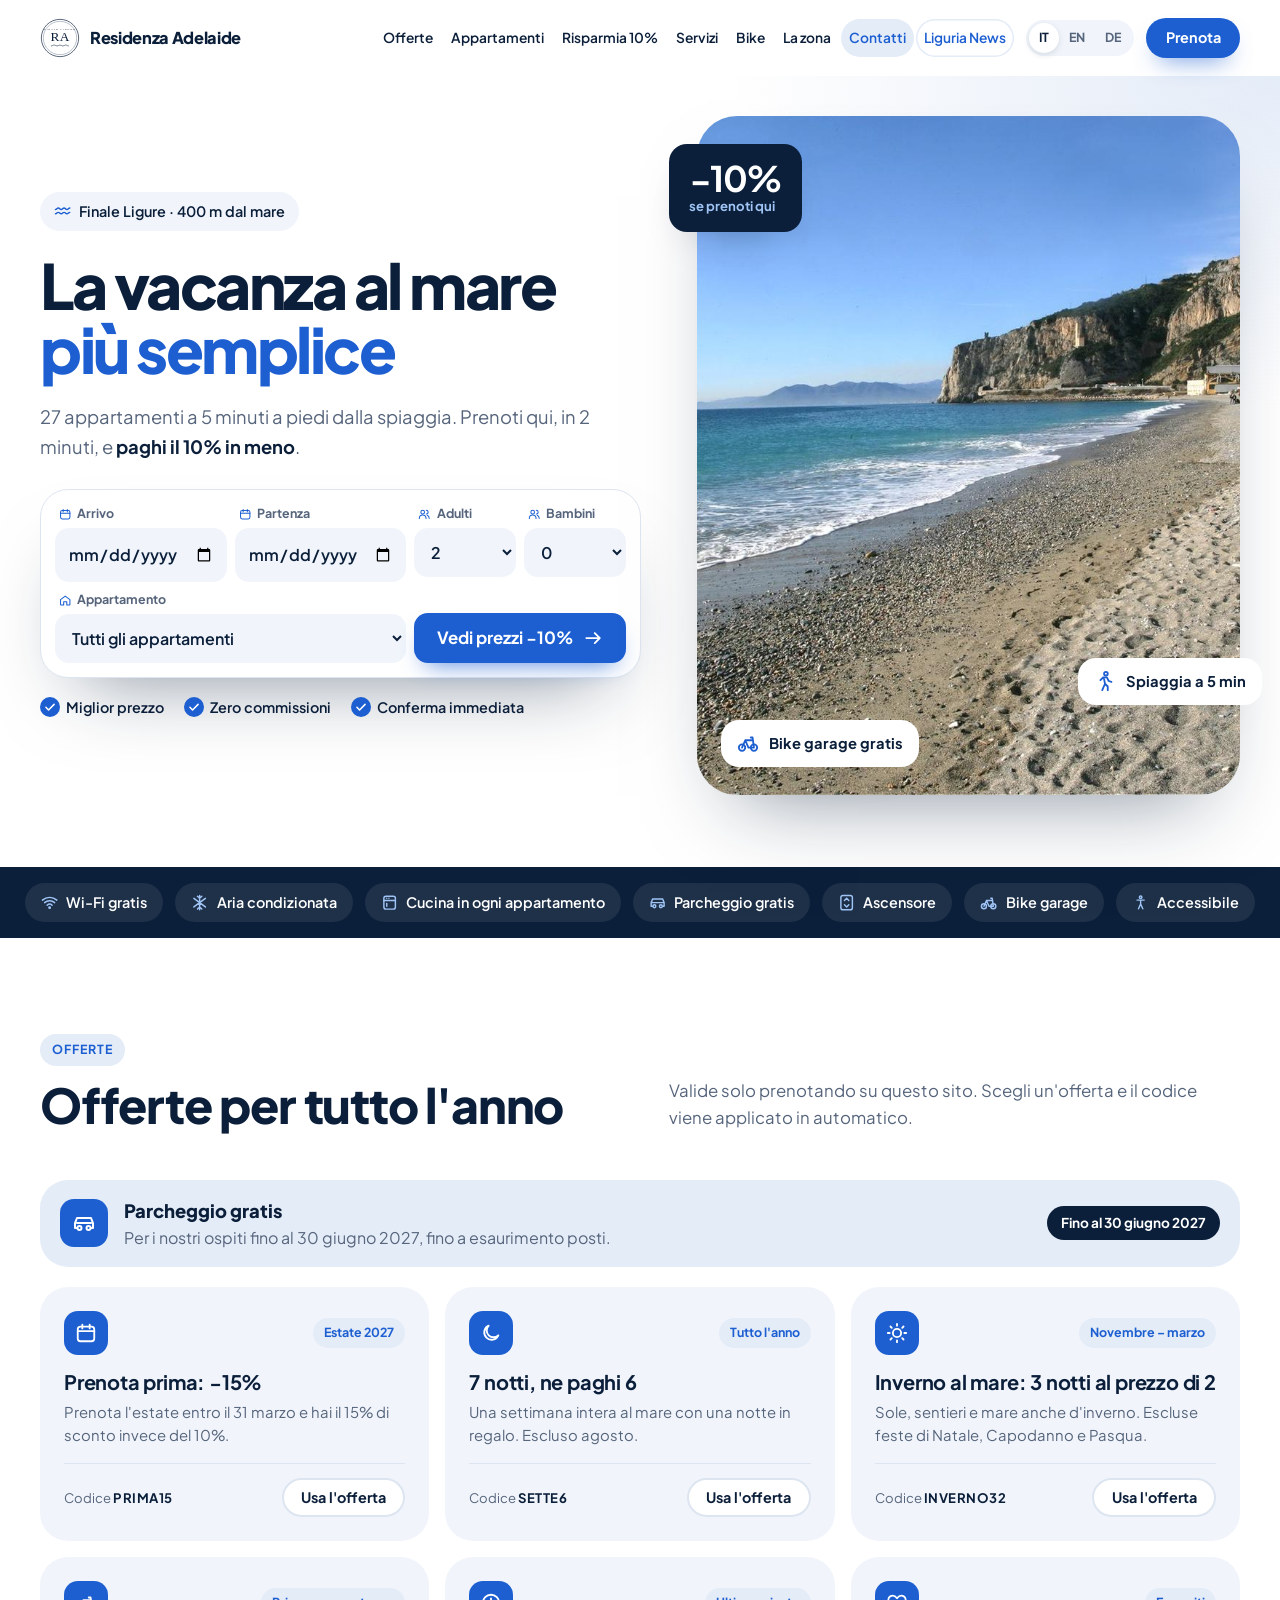
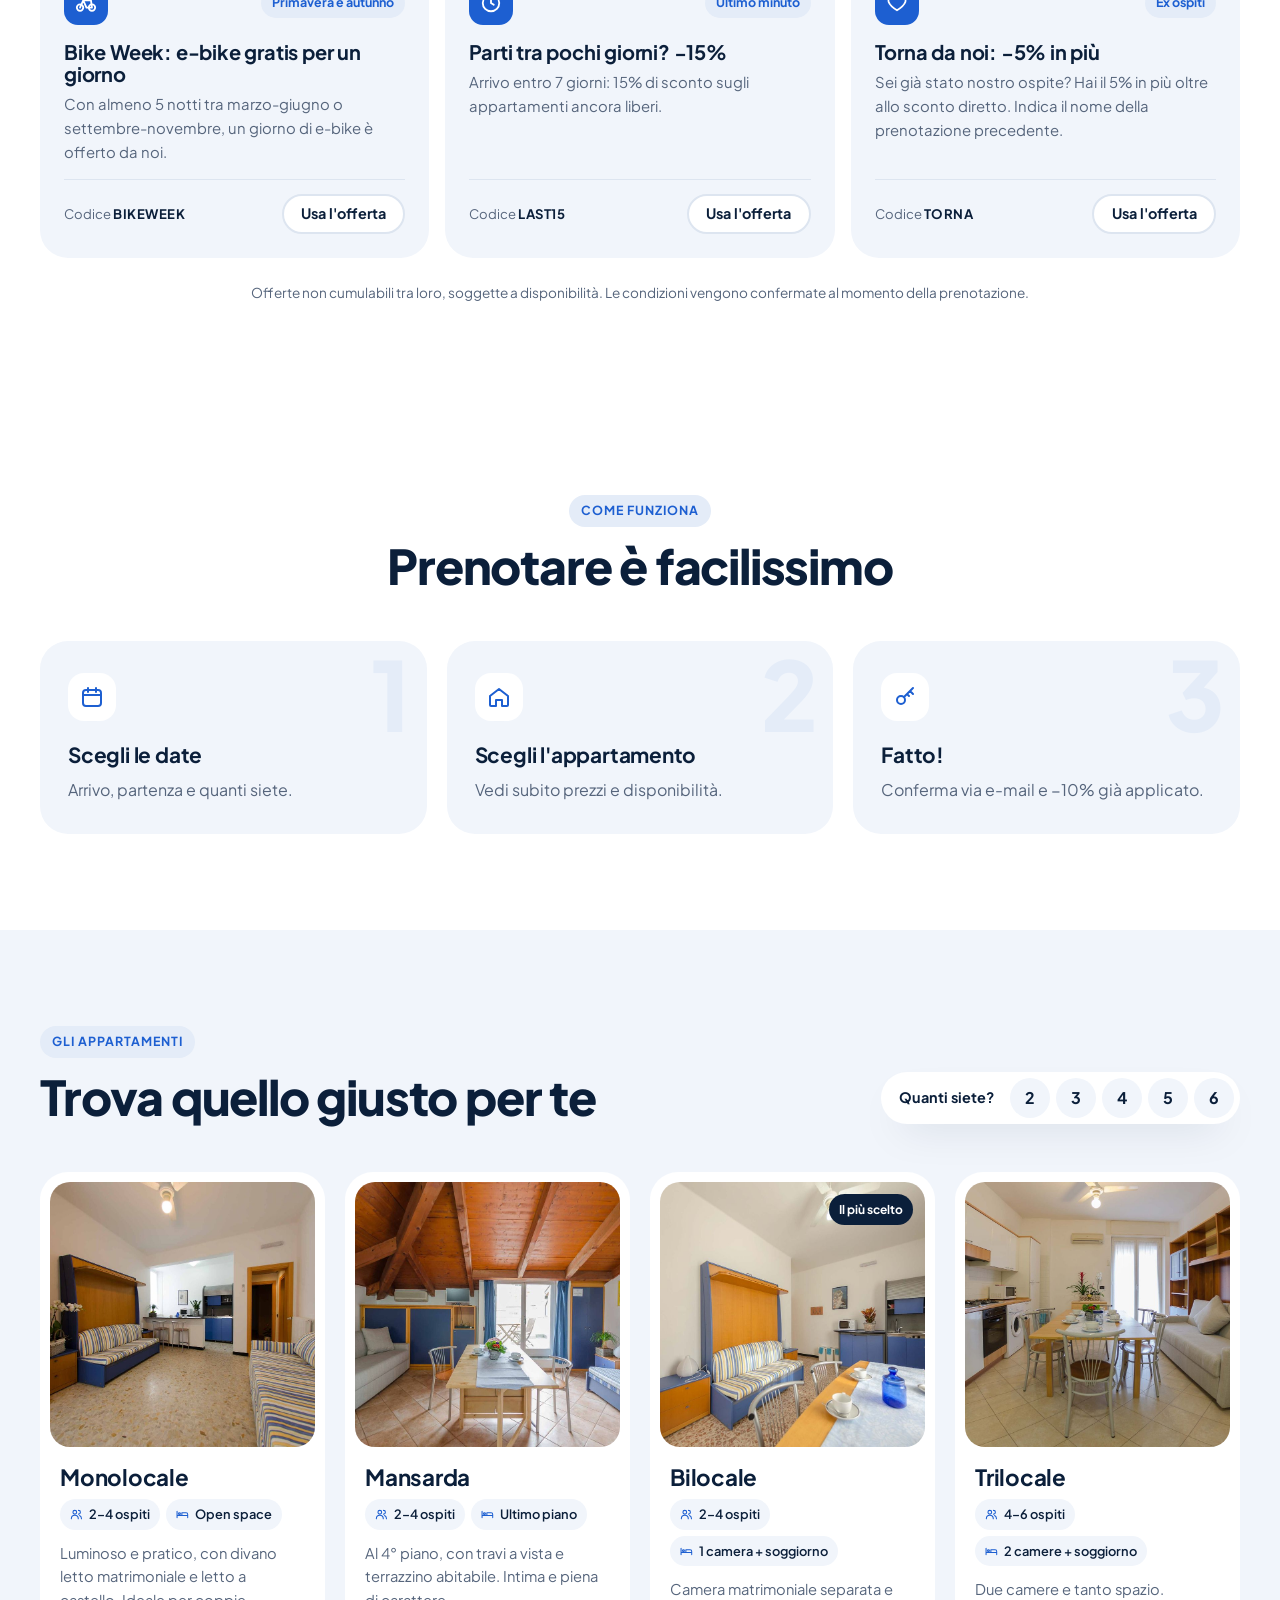
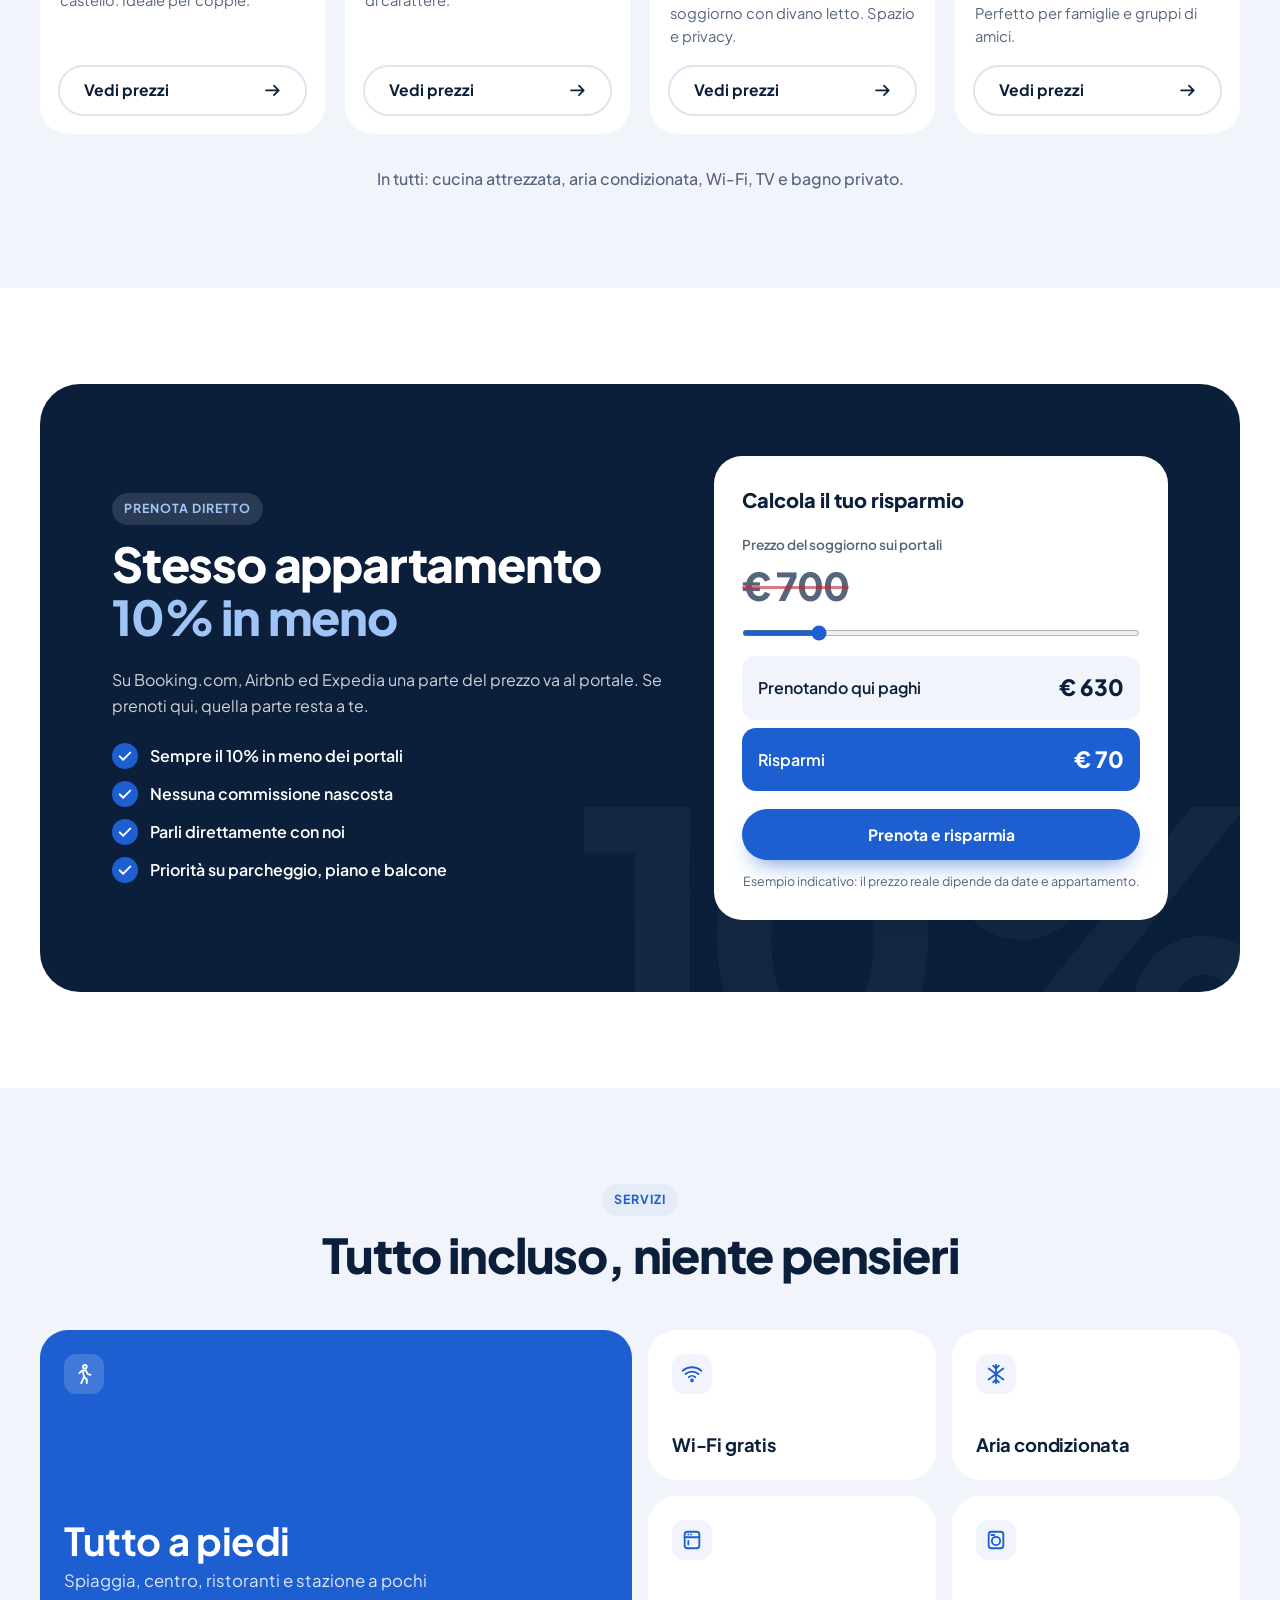
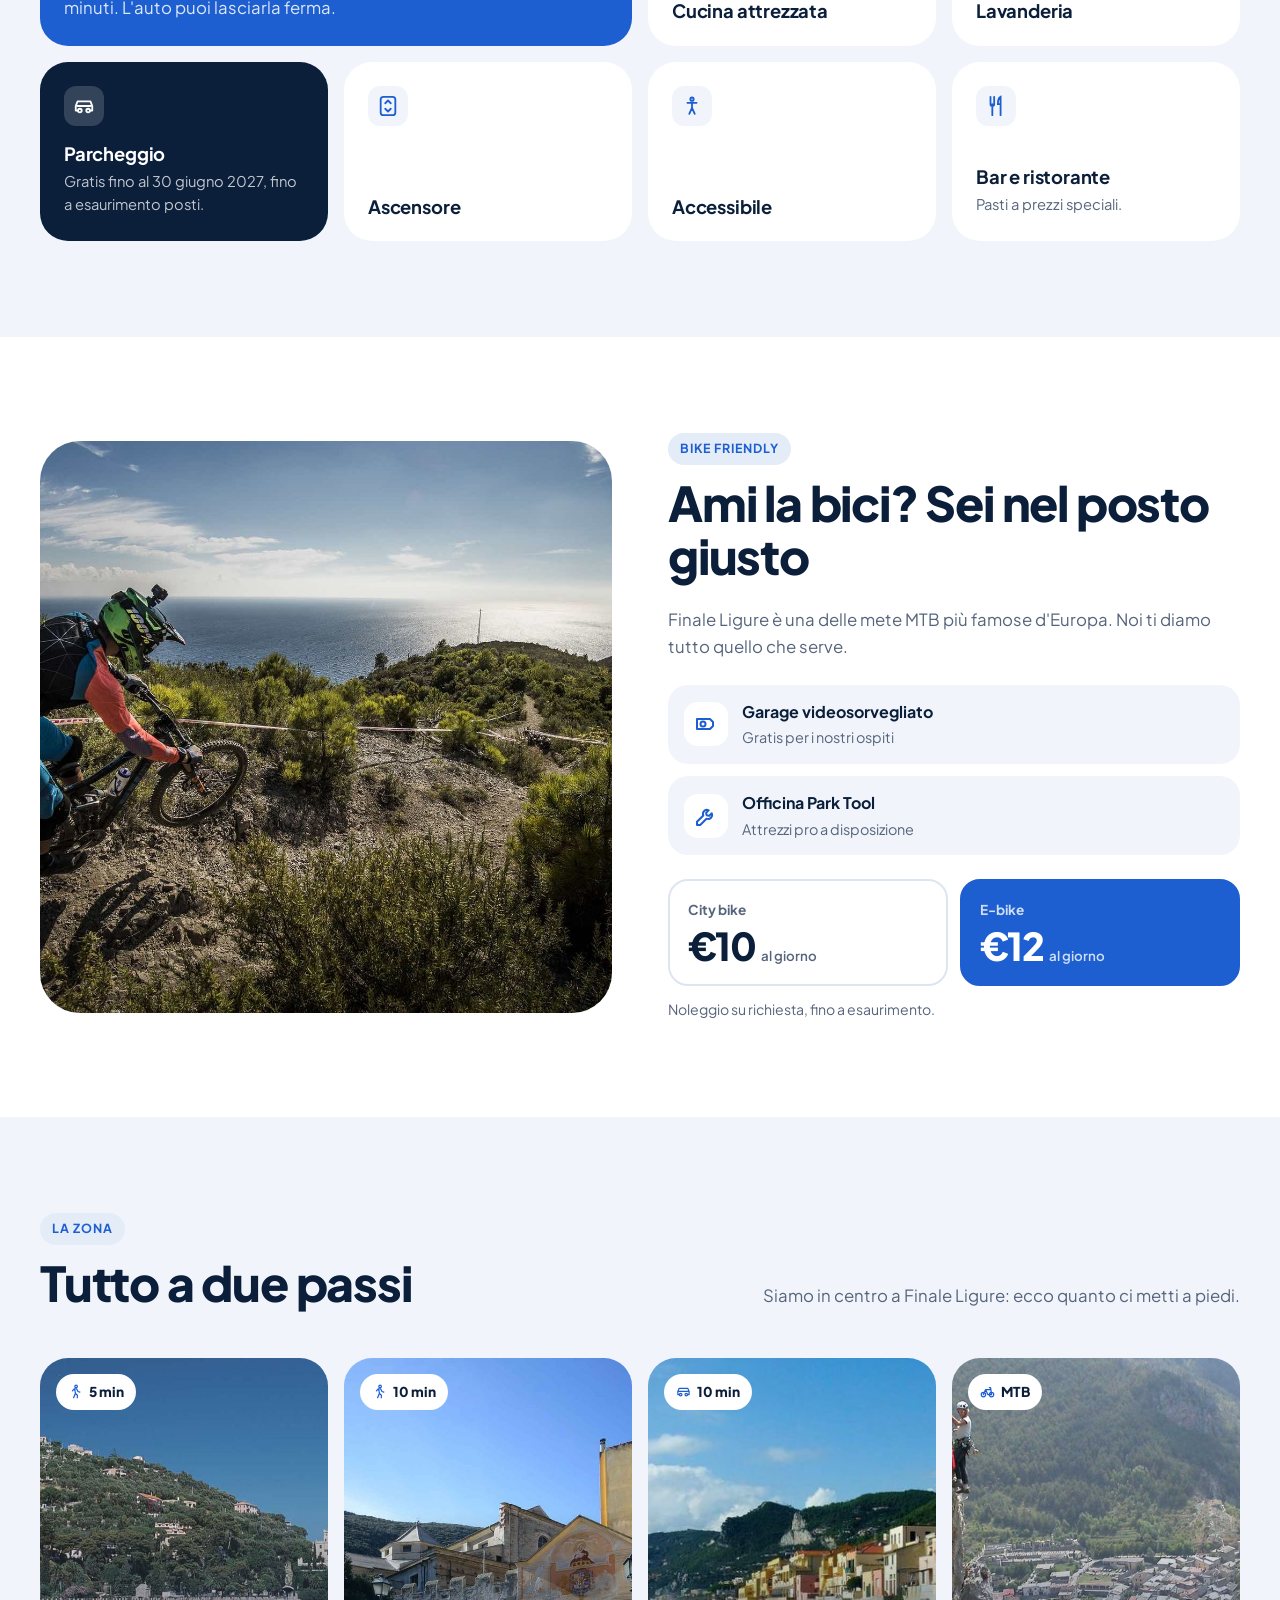
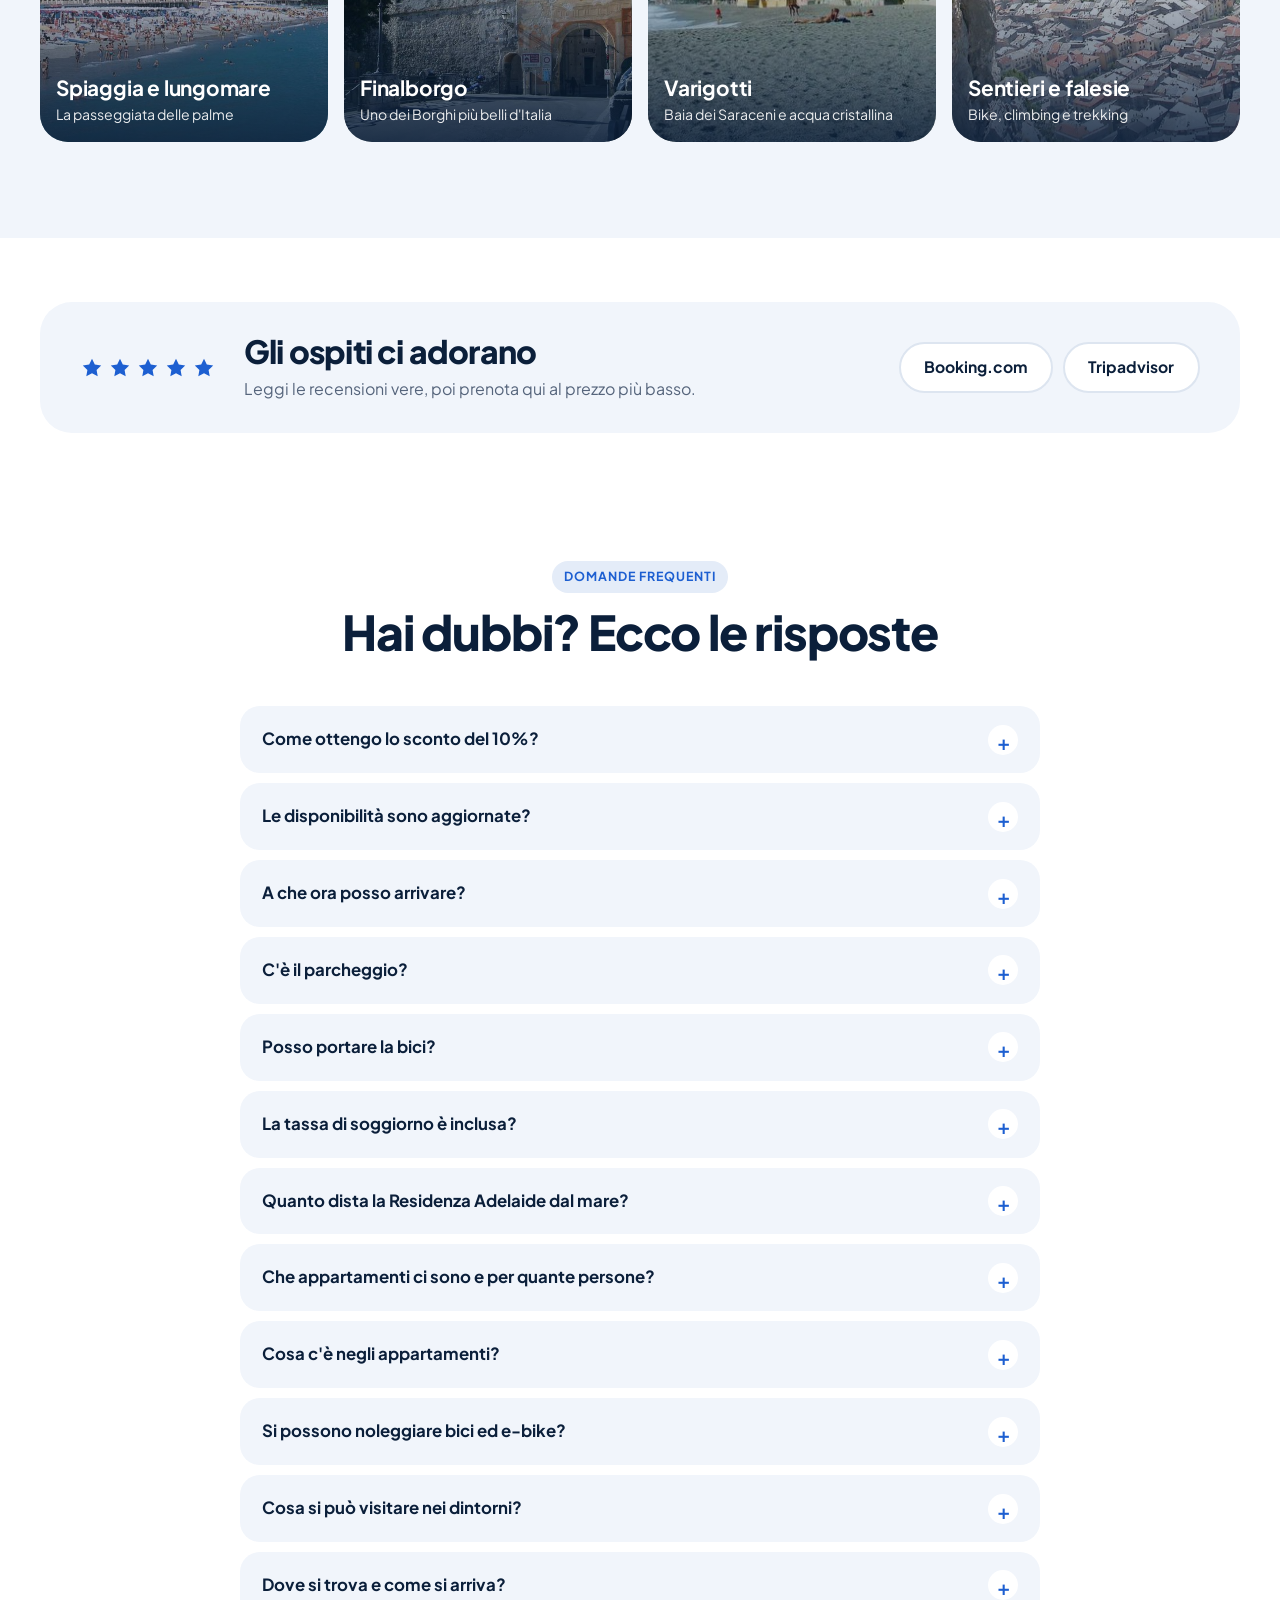
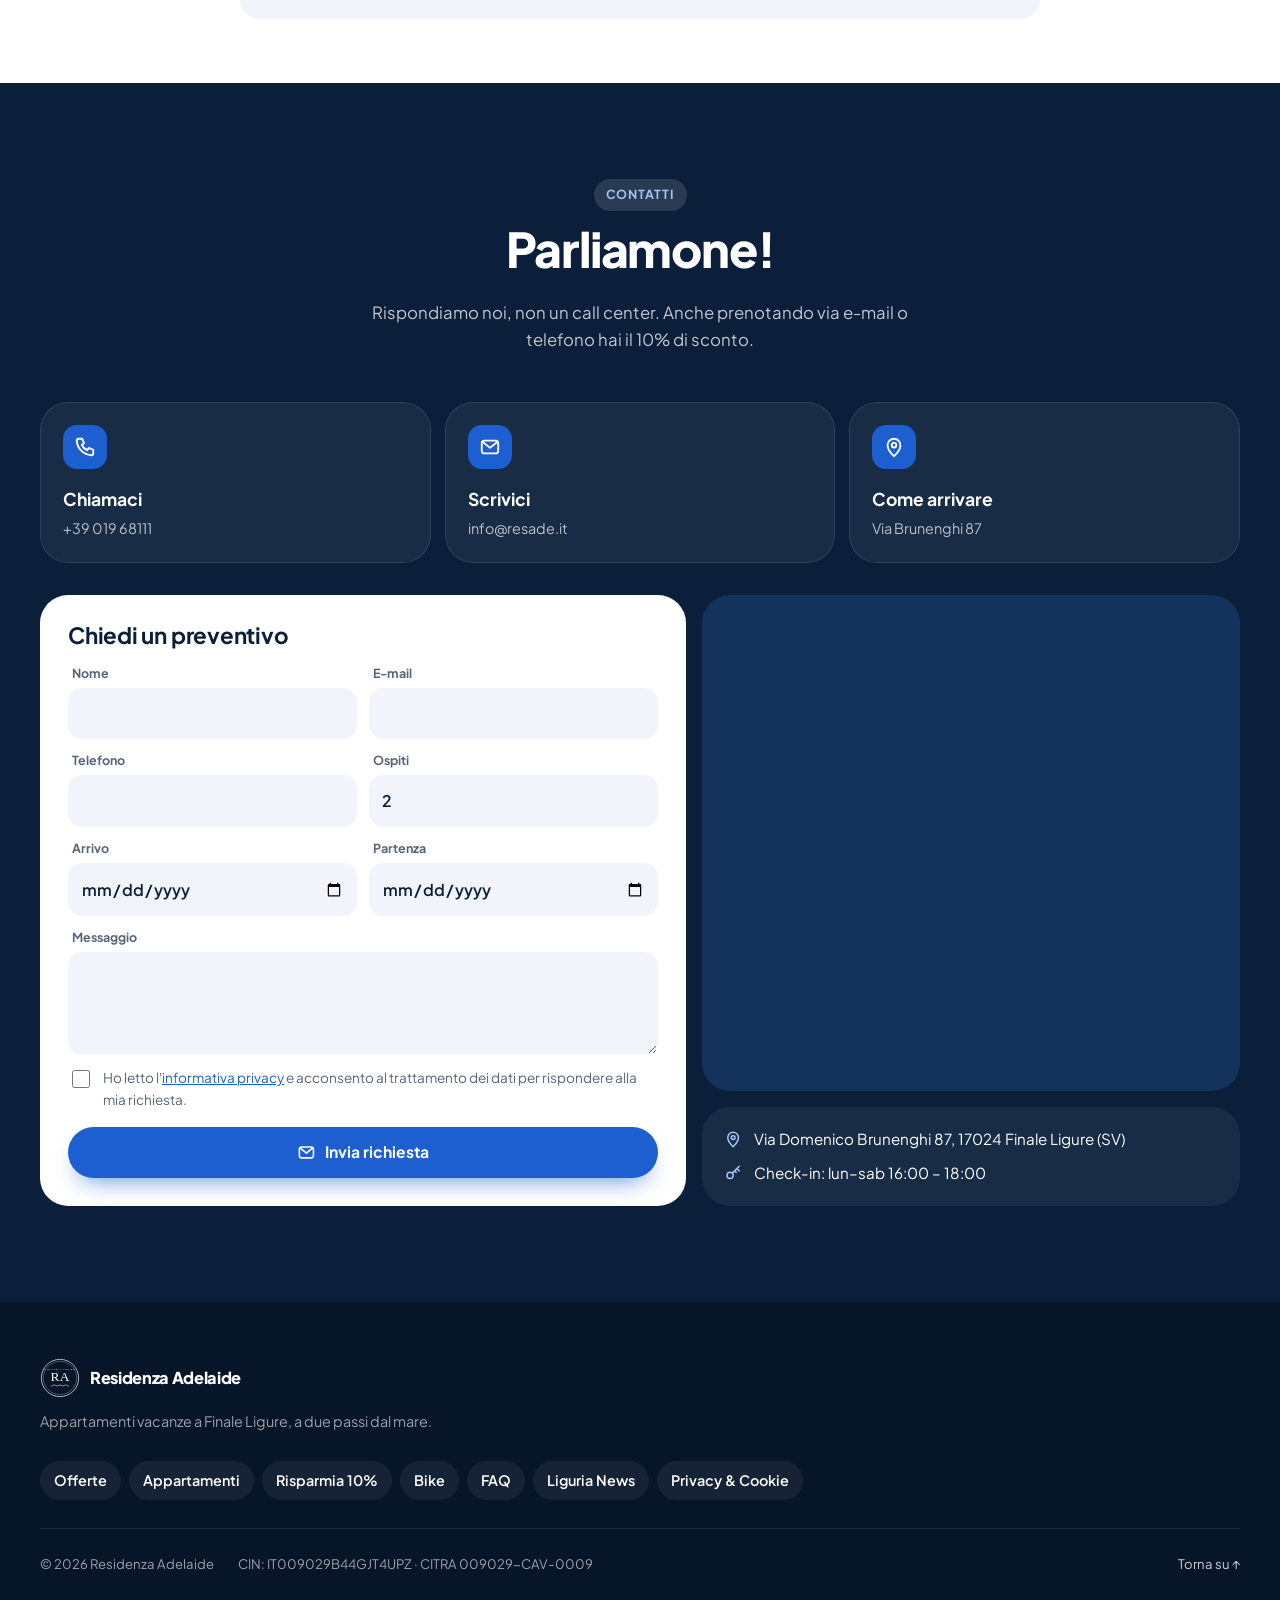
<file: index.html>
<!doctype html>
<html lang="it">
<head>
  <meta charset="utf-8">
  <meta name="viewport" content="width=device-width, initial-scale=1">
  <title>Residenza Adelaide – Appartamenti a Finale Ligure | Prenota diretto -10%</title>
  <meta name="description" content="Residenza Adelaide: 27 appartamenti a Finale Ligure, a 5 minuti a piedi dal mare. Bike garage, noleggio e-bike e parcheggio. Prenota sul sito ufficiale e paghi il 10% in meno.">
  <meta name="robots" content="index, follow, max-image-preview:large, max-snippet:-1">
  <meta name="theme-color" content="#0b1f3a">
  <link rel="canonical" href="https://www.resade.it/">
  <link rel="alternate" hreflang="it" href="https://www.resade.it/">
  <link rel="alternate" hreflang="en" href="https://www.resade.it/en/">
  <link rel="alternate" hreflang="de" href="https://www.resade.it/de/">
  <link rel="alternate" hreflang="x-default" href="https://www.resade.it/">
  <link rel="icon" href="/favicon.svg" type="image/svg+xml">
  <link rel="manifest" href="/site.webmanifest">

  <meta property="og:type" content="website">
  <meta property="og:site_name" content="Residenza Adelaide">
  <meta property="og:locale" content="it_IT">
  <meta property="og:title" content="Residenza Adelaide – Finale Ligure | -10% prenotando diretto">
  <meta property="og:description" content="Appartamenti a 5 minuti dal mare, bike garage e noleggio e-bike. Prenota sul sito ufficiale e risparmia il 10%.">
  <meta property="og:url" content="https://www.resade.it/">
  <meta property="og:image" content="https://www.resade.it/assets/img/og-cover.jpg">
  <meta property="og:image:width" content="1200">
  <meta property="og:image:height" content="630">
  <meta name="twitter:card" content="summary_large_image">
  <link rel="preload" as="image" href="/assets/img/hero.jpg" fetchpriority="high">

  <link rel="preconnect" href="https://fonts.googleapis.com">
  <link rel="preconnect" href="https://fonts.gstatic.com" crossorigin>
  <link href="https://fonts.googleapis.com/css2?family=Plus+Jakarta+Sans:wght@400;500;600;700;800&display=swap" rel="stylesheet">
  <link rel="stylesheet" href="/assets/css/style.css">

  <script type="application/ld+json" id="ld-json">
{
  "@context": "https://schema.org",
  "@graph": [
    {
      "@type": "WebSite",
      "@id": "https://www.resade.it/#website",
      "url": "https://www.resade.it/",
      "name": "Residenza Adelaide",
      "inLanguage": [
        "it",
        "en",
        "de"
      ],
      "publisher": {
        "@id": "https://www.resade.it/#lodging"
      }
    },
    {
      "@type": "LodgingBusiness",
      "@id": "https://www.resade.it/#lodging",
      "name": "Residenza Adelaide",
      "alternateName": "Resade",
      "url": "https://www.resade.it/",
      "description": "Residenza Adelaide è una struttura con 27 appartamenti vacanza nel centro di Finale Ligure (Liguria), a 400 metri dal mare. Monolocali, mansarde, bilocali e trilocali da 2 a 6 persone con cucina, aria condizionata e Wi-Fi; bike garage videosorvegliato, officina e noleggio bici ed e-bike. Prenotando sul sito ufficiale si paga il 10% in meno.",
      "logo": "https://www.resade.it/assets/img/logo.svg",
      "image": [
        "https://www.resade.it/assets/img/og-cover.jpg",
        "https://www.resade.it/assets/img/hero.jpg",
        "https://www.resade.it/assets/img/monolocale.jpg",
        "https://www.resade.it/assets/img/mansarda.jpg",
        "https://www.resade.it/assets/img/bilocale.jpg",
        "https://www.resade.it/assets/img/trilocale.jpg"
      ],
      "email": "info@resade.it",
      "telephone": "+39 019 68111",
      "address": {
        "@type": "PostalAddress",
        "streetAddress": "Via Domenico Brunenghi 87",
        "postalCode": "17024",
        "addressLocality": "Finale Ligure",
        "addressRegion": "SV",
        "addressCountry": "IT"
      },
      "geo": {
        "@type": "GeoCoordinates",
        "latitude": 44.17037,
        "longitude": 8.33847
      },
      "hasMap": "https://www.google.com/maps/search/?api=1&query=Residenza+Adelaide+Via+Domenico+Brunenghi+87+Finale+Ligure",
      "sameAs": [
        "https://www.booking.com/hotel/it/residenza-adelaide.html",
        "https://www.tripadvisor.com/Hotel_Review-g194761-d1488235-Reviews-Residenza_Adelaide-Finale_Ligure_Italian_Riviera_Liguria.html"
      ],
      "numberOfRooms": 27,
      "checkinTime": "16:00",
      "priceRange": "€€",
      "currenciesAccepted": "EUR",
      "availableLanguage": [
        "it",
        "en",
        "de"
      ],
      "amenityFeature": [
        {
          "@type": "LocationFeatureSpecification",
          "name": "Wi-Fi gratuito",
          "value": true
        },
        {
          "@type": "LocationFeatureSpecification",
          "name": "Aria condizionata",
          "value": true
        },
        {
          "@type": "LocationFeatureSpecification",
          "name": "Cucina in ogni appartamento",
          "value": true
        },
        {
          "@type": "LocationFeatureSpecification",
          "name": "Ascensore",
          "value": true
        },
        {
          "@type": "LocationFeatureSpecification",
          "name": "Accessibile",
          "value": true
        },
        {
          "@type": "LocationFeatureSpecification",
          "name": "Bike garage videosorvegliato",
          "value": true
        },
        {
          "@type": "LocationFeatureSpecification",
          "name": "Officina bici",
          "value": true
        },
        {
          "@type": "LocationFeatureSpecification",
          "name": "Noleggio bici ed e-bike",
          "value": true
        },
        {
          "@type": "LocationFeatureSpecification",
          "name": "Parcheggio",
          "value": true
        }
      ],
      "containsPlace": [
        {
          "@type": "Accommodation",
          "name": "Monolocale",
          "image": "https://www.resade.it/assets/img/monolocale.jpg",
          "occupancy": {
            "@type": "QuantitativeValue",
            "minValue": 2,
            "maxValue": 4
          },
          "numberOfRooms": 1
        },
        {
          "@type": "Accommodation",
          "name": "Mansarda con terrazzino",
          "image": "https://www.resade.it/assets/img/mansarda.jpg",
          "occupancy": {
            "@type": "QuantitativeValue",
            "minValue": 2,
            "maxValue": 4
          },
          "numberOfRooms": 1
        },
        {
          "@type": "Accommodation",
          "name": "Bilocale",
          "image": "https://www.resade.it/assets/img/bilocale.jpg",
          "occupancy": {
            "@type": "QuantitativeValue",
            "minValue": 2,
            "maxValue": 4
          },
          "numberOfRooms": 2
        },
        {
          "@type": "Accommodation",
          "name": "Trilocale",
          "image": "https://www.resade.it/assets/img/trilocale.jpg",
          "occupancy": {
            "@type": "QuantitativeValue",
            "minValue": 4,
            "maxValue": 6
          },
          "numberOfRooms": 3
        }
      ],
      "identifier": [
        {
          "@type": "PropertyValue",
          "propertyID": "CIN / CITRA",
          "value": "IT009029B44GJT4UPZ · CITRA 009029-CAV-0009"
        }
      ]
    },
    {
      "@type": "WebPage",
      "@id": "https://www.resade.it/#webpage",
      "url": "https://www.resade.it/",
      "name": "Residenza Adelaide – Appartamenti a Finale Ligure | Prenota diretto -10%",
      "description": "Residenza Adelaide: 27 appartamenti a Finale Ligure, a 5 minuti a piedi dal mare. Bike garage, noleggio e-bike e parcheggio. Prenota sul sito ufficiale e paghi il 10% in meno.",
      "inLanguage": "it",
      "isPartOf": {
        "@id": "https://www.resade.it/#website"
      },
      "about": {
        "@id": "https://www.resade.it/#lodging"
      },
      "primaryImageOfPage": "https://www.resade.it/assets/img/og-cover.jpg"
    },
    {
      "@type": "FAQPage",
      "@id": "https://www.resade.it/#faq",
      "inLanguage": "it",
      "mainEntity": [
        {
          "@type": "Question",
          "name": "Come ottengo lo sconto del 10%?",
          "acceptedAnswer": {
            "@type": "Answer",
            "text": "Basta prenotare da questo sito (o scriverci/chiamarci). Lo sconto è già applicato ai prezzi che vedi: non serve nessun codice."
          }
        },
        {
          "@type": "Question",
          "name": "Le disponibilità sono aggiornate?",
          "acceptedAnswer": {
            "@type": "Answer",
            "text": "Sì, in tempo reale. Il nostro calendario è collegato a tutti i portali, quindi niente doppie prenotazioni."
          }
        },
        {
          "@type": "Question",
          "name": "A che ora posso arrivare?",
          "acceptedAnswer": {
            "@type": "Answer",
            "text": "L'ufficio check-in (Via Brunenghi 87) è aperto dal lunedì al sabato dalle 16:00 alle 18:00. Arrivi in un altro orario o di domenica? Scrivici prima e ci organizziamo."
          }
        },
        {
          "@type": "Question",
          "name": "C'è il parcheggio?",
          "acceptedAnswer": {
            "@type": "Answer",
            "text": "Sì, su prenotazione e a pagamento (posti limitati). Chiedilo quando prenoti."
          }
        },
        {
          "@type": "Question",
          "name": "Posso portare la bici?",
          "acceptedAnswer": {
            "@type": "Answer",
            "text": "Certo! Il garage videosorvegliato è gratis e c'è anche un'officina. Se non hai la bici, la noleggi da noi."
          }
        },
        {
          "@type": "Question",
          "name": "La tassa di soggiorno è inclusa?",
          "acceptedAnswer": {
            "@type": "Answer",
            "text": "No, si paga in struttura secondo le tariffe del Comune di Finale Ligure."
          }
        },
        {
          "@type": "Question",
          "name": "Quanto dista la Residenza Adelaide dal mare?",
          "acceptedAnswer": {
            "@type": "Answer",
            "text": "Circa 400 metri: sono 5 minuti a piedi dalla spiaggia e dal lungomare di Finale Ligure."
          }
        },
        {
          "@type": "Question",
          "name": "Che appartamenti ci sono e per quante persone?",
          "acceptedAnswer": {
            "@type": "Answer",
            "text": "27 appartamenti: monolocali (2–4 persone), mansarde al 4° piano con terrazzino (2–4), bilocali con camera separata (2–4) e trilocali con due camere (4–6)."
          }
        },
        {
          "@type": "Question",
          "name": "Cosa c'è negli appartamenti?",
          "acceptedAnswer": {
            "@type": "Answer",
            "text": "Tutti hanno cucina attrezzata, aria condizionata, Wi-Fi gratuito, TV e bagno privato. L'edificio ha l'ascensore ed è accessibile."
          }
        },
        {
          "@type": "Question",
          "name": "Si possono noleggiare bici ed e-bike?",
          "acceptedAnswer": {
            "@type": "Answer",
            "text": "Sì, su richiesta e fino a esaurimento: city bike a 10 € al giorno, e-bike a 12 € al giorno. Per le bici degli ospiti c'è un garage videosorvegliato gratuito con officina Park Tool."
          }
        },
        {
          "@type": "Question",
          "name": "Cosa si può visitare nei dintorni?",
          "acceptedAnswer": {
            "@type": "Answer",
            "text": "Finalborgo, uno dei Borghi più belli d'Italia, è a 10 minuti a piedi; Varigotti e la Baia dei Saraceni a 10 minuti in auto. Finale Ligure è una delle mete più famose d'Europa per mountain bike, arrampicata e trekking."
          }
        },
        {
          "@type": "Question",
          "name": "Dove si trova e come si arriva?",
          "acceptedAnswer": {
            "@type": "Answer",
            "text": "In Via Domenico Brunenghi 87, 17024 Finale Ligure (SV), in centro. In auto: uscita Finale Ligure dell'autostrada A10. In treno: stazione di Finale Ligure Marina."
          }
        }
      ]
    }
  ]
}
  </script>
</head>
<body>
  <a class="skip" href="#main" data-i18n="skip">Vai al contenuto</a>

  <svg width="0" height="0" style="position:absolute" aria-hidden="true">
    <defs>
      <symbol id="i-wave" viewBox="0 0 24 24"><path d="M2 9c2 0 2-2 4-2s2 2 4 2 2-2 4-2 2 2 4 2 2-2 4-2M2 15c2 0 2-2 4-2s2 2 4 2 2-2 4-2 2 2 4 2 2-2 4-2" fill="none" stroke="currentColor" stroke-width="2" stroke-linecap="round"/></symbol>
      <symbol id="i-wifi" viewBox="0 0 24 24"><g fill="none" stroke="currentColor" stroke-width="2" stroke-linecap="round"><path d="M2 8.5a15 15 0 0 1 20 0M5 12a10.5 10.5 0 0 1 14 0M8.5 15.5a5 5 0 0 1 7 0"/><circle cx="12" cy="19" r="1" fill="currentColor"/></g></symbol>
      <symbol id="i-snow" viewBox="0 0 24 24"><path d="M12 2v20M4 6l16 12M20 6 4 18M9 3l3 3 3-3M9 21l3-3 3 3" fill="none" stroke="currentColor" stroke-width="2" stroke-linecap="round"/></symbol>
      <symbol id="i-car" viewBox="0 0 24 24"><g fill="none" stroke="currentColor" stroke-width="2" stroke-linecap="round" stroke-linejoin="round"><path d="M5 17H3v-5l2-5h14l2 5v5h-2M5 12h14"/><circle cx="7.5" cy="17" r="2"/><circle cx="16.5" cy="17" r="2"/></g></symbol>
      <symbol id="i-kitchen" viewBox="0 0 24 24"><g fill="none" stroke="currentColor" stroke-width="2" stroke-linecap="round"><rect x="4" y="3" width="16" height="18" rx="3"/><path d="M4 9h16M8 6h.01M11 6h.01M8 13v4"/></g></symbol>
      <symbol id="i-wash" viewBox="0 0 24 24"><g fill="none" stroke="currentColor" stroke-width="2"><rect x="4" y="3" width="16" height="18" rx="3"/><circle cx="12" cy="13" r="4.5"/><path d="M7 6.5h3" stroke-linecap="round"/></g></symbol>
      <symbol id="i-lift" viewBox="0 0 24 24"><g fill="none" stroke="currentColor" stroke-width="2" stroke-linecap="round" stroke-linejoin="round"><rect x="4" y="2" width="16" height="20" rx="3"/><path d="m9 9 3-3 3 3M9 15l3 3 3-3"/></g></symbol>
      <symbol id="i-access" viewBox="0 0 24 24"><g fill="none" stroke="currentColor" stroke-width="2" stroke-linecap="round" stroke-linejoin="round"><circle cx="12" cy="4.5" r="1.8"/><path d="M7 8.5h10M12 8.5V14l-3 6.5M12 14l3 6.5"/></g></symbol>
      <symbol id="i-food" viewBox="0 0 24 24"><g fill="none" stroke="currentColor" stroke-width="2" stroke-linecap="round"><path d="M6 2v8a2 2 0 0 0 4 0V2M8 10v12M17 22V2c-2 1-3 4-3 8h3"/></g></symbol>
      <symbol id="i-bike" viewBox="0 0 24 24"><g fill="none" stroke="currentColor" stroke-width="2" stroke-linecap="round" stroke-linejoin="round"><circle cx="5.5" cy="17" r="3.5"/><circle cx="18.5" cy="17" r="3.5"/><path d="M15 6h2l1.5 11M5.5 17 9 9h7M9 9l3.5 8h6"/></g></symbol>
      <symbol id="i-tool" viewBox="0 0 24 24"><path d="M14.7 6.3a4 4 0 0 0-5.4 5.2L3 17.8V21h3.2l6.3-6.3a4 4 0 0 0 5.2-5.4l-2.6 2.6-2.4-.6-.6-2.4z" fill="none" stroke="currentColor" stroke-width="2" stroke-linejoin="round"/></symbol>
      <symbol id="i-cam" viewBox="0 0 24 24"><g fill="none" stroke="currentColor" stroke-width="2" stroke-linejoin="round"><path d="M3 7h13l3 3v4l-3 3H3z"/><circle cx="9" cy="12" r="2.5"/></g></symbol>
      <symbol id="i-pin" viewBox="0 0 24 24"><g fill="none" stroke="currentColor" stroke-width="2"><path d="M12 22s7-6.5 7-12a7 7 0 1 0-14 0c0 5.5 7 12 7 12z"/><circle cx="12" cy="10" r="2.5"/></g></symbol>
      <symbol id="i-walk" viewBox="0 0 24 24"><g fill="none" stroke="currentColor" stroke-width="2" stroke-linecap="round" stroke-linejoin="round"><circle cx="13" cy="4" r="2"/><path d="m9 22 3-7 3 3v4M7 11l3-3h4l2 4 3 1M12 15l-1-5"/></g></symbol>
      <symbol id="i-phone" viewBox="0 0 24 24"><path d="M5 3h4l2 5-2.5 1.5a11 11 0 0 0 6 6L16 13l5 2v4a2 2 0 0 1-2 2A17 17 0 0 1 3 5a2 2 0 0 1 2-2z" fill="none" stroke="currentColor" stroke-width="2" stroke-linejoin="round"/></symbol>
      <symbol id="i-mail" viewBox="0 0 24 24"><g fill="none" stroke="currentColor" stroke-width="2" stroke-linejoin="round"><rect x="3" y="5" width="18" height="14" rx="3"/><path d="m3.5 6 8.5 7 8.5-7"/></g></symbol>
      <symbol id="i-wa" viewBox="0 0 24 24"><path fill="currentColor" d="M12 2a10 10 0 0 0-8.6 15.1L2 22l5-1.3A10 10 0 1 0 12 2zm0 18.2a8.2 8.2 0 0 1-4.2-1.2l-.3-.2-3 .8.8-2.9-.2-.3A8.2 8.2 0 1 1 12 20.2zm4.5-6.1c-.2-.1-1.5-.7-1.7-.8s-.4-.1-.6.1-.7.8-.8 1-.3.2-.5.1a6.7 6.7 0 0 1-3.3-2.9c-.3-.4.3-.4.8-1.3.1-.2 0-.3 0-.4l-.8-1.8c-.2-.5-.4-.4-.6-.4h-.5a1 1 0 0 0-.7.3 3 3 0 0 0-.9 2.2 5.2 5.2 0 0 0 1.1 2.7 11.8 11.8 0 0 0 4.5 4c1.7.7 2.4.8 3.2.6a2.8 2.8 0 0 0 1.8-1.3 2.3 2.3 0 0 0 .2-1.3c-.1-.1-.3-.2-.5-.3z"/></symbol>
      <symbol id="i-star" viewBox="0 0 24 24"><path fill="currentColor" d="m12 2.8 2.8 5.8 6.4.9-4.6 4.5 1.1 6.3L12 17.3l-5.7 3 1.1-6.3-4.6-4.5 6.4-.9z"/></symbol>
      <symbol id="i-arrow" viewBox="0 0 24 24"><path d="M4 12h16m-6-6 6 6-6 6" fill="none" stroke="currentColor" stroke-width="2.2" stroke-linecap="round" stroke-linejoin="round"/></symbol>
      <symbol id="i-check" viewBox="0 0 24 24"><path d="m5 12.5 4.5 4.5L19 7.5" fill="none" stroke="currentColor" stroke-width="2.6" stroke-linecap="round" stroke-linejoin="round"/></symbol>
      <symbol id="i-user" viewBox="0 0 24 24"><g fill="none" stroke="currentColor" stroke-width="2" stroke-linecap="round"><circle cx="9" cy="8" r="3.5"/><path d="M2.5 20a6.5 6.5 0 0 1 13 0M16 4.5a3.5 3.5 0 0 1 0 7M18 14a6.5 6.5 0 0 1 3.5 6"/></g></symbol>
      <symbol id="i-bed" viewBox="0 0 24 24"><g fill="none" stroke="currentColor" stroke-width="2" stroke-linecap="round" stroke-linejoin="round"><path d="M2 18V6M2 14h20v4M22 14v-2a3 3 0 0 0-3-3h-8v5"/><circle cx="6.5" cy="11" r="1.8"/></g></symbol>
      <symbol id="i-calendar" viewBox="0 0 24 24"><g fill="none" stroke="currentColor" stroke-width="2" stroke-linecap="round"><rect x="3" y="5" width="18" height="16" rx="3"/><path d="M3 10h18M8 3v4M16 3v4"/></g></symbol>
      <symbol id="i-home" viewBox="0 0 24 24"><path d="M3 11 12 4l9 7v9a1 1 0 0 1-1 1h-5v-6H9v6H4a1 1 0 0 1-1-1z" fill="none" stroke="currentColor" stroke-width="2" stroke-linejoin="round"/></symbol>
      <symbol id="i-key" viewBox="0 0 24 24"><g fill="none" stroke="currentColor" stroke-width="2" stroke-linecap="round"><circle cx="8" cy="15" r="4"/><path d="m11 12 9-9M17 6l3 3M14 9l2 2"/></g></symbol>
      <symbol id="i-tag" viewBox="0 0 24 24"><g fill="none" stroke="currentColor" stroke-width="2" stroke-linejoin="round"><path d="M3 12V3h9l9 9-9 9z"/><circle cx="7.5" cy="7.5" r="1.5"/></g></symbol>
      <symbol id="i-moon" viewBox="0 0 24 24"><path d="M20 14.5A8 8 0 1 1 9.5 4a6.5 6.5 0 0 0 10.5 10.5z" fill="none" stroke="currentColor" stroke-width="2" stroke-linejoin="round"/></symbol>
      <symbol id="i-sun" viewBox="0 0 24 24"><g fill="none" stroke="currentColor" stroke-width="2" stroke-linecap="round"><circle cx="12" cy="12" r="4.5"/><path d="M12 2v2M12 20v2M2 12h2M20 12h2M4.9 4.9l1.4 1.4M17.7 17.7l1.4 1.4M4.9 19.1l1.4-1.4M17.7 6.3l1.4-1.4"/></g></symbol>
      <symbol id="i-clock" viewBox="0 0 24 24"><g fill="none" stroke="currentColor" stroke-width="2" stroke-linecap="round"><circle cx="12" cy="12" r="9"/><path d="M12 7v5l3 2"/></g></symbol>
      <symbol id="i-heart" viewBox="0 0 24 24"><path d="M12 20s-7.5-4.6-9.2-9.3C1.6 7.4 3.8 4 7.2 4c2 0 3.5 1.1 4.8 2.8C13.3 5.1 14.8 4 16.8 4c3.4 0 5.6 3.4 4.4 6.7C19.5 15.4 12 20 12 20z" fill="none" stroke="currentColor" stroke-width="2" stroke-linejoin="round"/></symbol>
      <symbol id="i-trophy" viewBox="0 0 24 24"><g fill="none" stroke="currentColor" stroke-width="2" stroke-linecap="round" stroke-linejoin="round"><path d="M8 21h8M12 17v4M7 4h10v5a5 5 0 0 1-10 0z"/><path d="M7 6H4v1a3 3 0 0 0 3 3M17 6h3v1a3 3 0 0 1-3 3"/></g></symbol>
      <symbol id="i-x" viewBox="0 0 24 24"><path d="M6 6l12 12M18 6 6 18" fill="none" stroke="currentColor" stroke-width="2.2" stroke-linecap="round"/></symbol>
      <symbol id="i-menu" viewBox="0 0 24 24"><path d="M4 7h16M4 12h16M4 17h10" fill="none" stroke="currentColor" stroke-width="2.2" stroke-linecap="round"/></symbol>
    </defs>
  </svg>

  <!-- EVENT BAR (riempita da main.js con l'offerta in evidenza) -->
  <a class="eventbar" id="eventbar" href="#offerte" hidden>
    <svg class="ic"><use href="#i-trophy"/></svg>
    <span class="eventbar__text"></span>
    <span class="eventbar__count"></span>
    <span class="eventbar__cta" data-i18n="off.barCta">Vedi l'offerta →</span>
  </a>

  <!-- HEADER -->
  <header class="header" id="top">
    <div class="container header__in">
      <a class="brand" href="#top" aria-label="Residenza Adelaide – home">
        <img class="brand__logo" src="/assets/img/logo.svg" alt="" width="40" height="40">
        <span class="brand__name">Residenza Adelaide</span>
      </a>
      <nav class="nav" id="nav" aria-label="Menu principale">
        <a href="#offerte" data-i18n="nav.offers">Offerte</a>
        <a href="#appartamenti" data-i18n="nav.apartments">Appartamenti</a>
        <a href="#risparmia" data-i18n="nav.save">Risparmia 10%</a>
        <a href="#servizi" data-i18n="nav.services">Servizi</a>
        <a href="#bike" data-i18n="nav.bike">Bike</a>
        <a href="#zona" data-i18n="nav.area">La zona</a>
        <a href="#contatti" data-i18n="nav.contact">Contatti</a>
        <a class="nav__news" href="/liguria-news/">Liguria News</a>
      </nav>
      <div class="header__actions">
        <div class="lang" role="group" aria-label="Lingua / Language">
          <a href="/" hreflang="it" lang="it" data-lang="it" aria-current="true">IT</a>
          <a href="/en/" hreflang="en" lang="en" data-lang="en">EN</a>
          <a href="/de/" hreflang="de" lang="de" data-lang="de">DE</a>
        </div>
        <a class="btn btn--blue btn--sm header__cta" href="#prenota" data-i18n="cta.book">Prenota</a>
        <button class="burger" type="button" aria-controls="nav" aria-expanded="false" aria-label="Menu">
          <svg class="ic"><use href="#i-menu"/></svg>
        </button>
      </div>
    </div>
  </header>

  <main id="main">
    <!-- HERO -->
    <section class="hero">
      <div class="container hero__grid">
        <div class="hero__copy">
          <p class="pill"><svg class="ic"><use href="#i-wave"/></svg><span data-i18n="hero.pill">Finale Ligure · 400 m dal mare</span></p>
          <h1 class="hero__title"><span data-i18n="hero.t1">La vacanza al mare</span> <mark data-i18n="hero.t2">più semplice</mark></h1>
          <p class="hero__lead" data-i18n="hero.lead">27 appartamenti a 5 minuti a piedi dalla spiaggia. Prenoti qui, in 2 minuti, e <strong>paghi il 10% in meno</strong>.</p>

          <!-- BOOKING (Kross Booking) -->
          <form class="booking" id="prenota" novalidate aria-label="Prenotazione">
            <div class="booking__grid">
              <label class="field">
                <span><svg class="ic"><use href="#i-calendar"/></svg><span data-i18n="booking.checkin">Arrivo</span></span>
                <input type="date" name="checkin" required>
              </label>
              <label class="field">
                <span><svg class="ic"><use href="#i-calendar"/></svg><span data-i18n="booking.checkout">Partenza</span></span>
                <input type="date" name="checkout" required>
              </label>
              <label class="field">
                <span><svg class="ic"><use href="#i-user"/></svg><span data-i18n="booking.adults">Adulti</span></span>
                <select name="adults"><option>1</option><option selected>2</option><option>3</option><option>4</option><option>5</option><option>6</option></select>
              </label>
              <label class="field">
                <span><svg class="ic"><use href="#i-user"/></svg><span data-i18n="booking.children">Bambini</span></span>
                <select name="children"><option selected>0</option><option>1</option><option>2</option><option>3</option><option>4</option></select>
              </label>
              <label class="field field--wide">
                <span><svg class="ic"><use href="#i-home"/></svg><span data-i18n="booking.apt">Appartamento</span></span>
                <select name="type">
                  <option value="" data-i18n="booking.any">Tutti gli appartamenti</option>
                  <option value="monolocale" data-i18n="apt.studio.name">Monolocale</option>
                  <option value="mansarda" data-i18n="apt.attic.name">Mansarda</option>
                  <option value="bilocale" data-i18n="apt.two.name">Bilocale</option>
                  <option value="trilocale" data-i18n="apt.three.name">Trilocale</option>
                </select>
              </label>
              <button class="btn btn--blue btn--lg booking__submit" type="submit">
                <span data-i18n="booking.submit">Vedi prezzi −10%</span>
                <svg class="ic"><use href="#i-arrow"/></svg>
              </button>
            </div>
            <p class="booking__offer" hidden><svg class="ic"><use href="#i-tag"/></svg><span class="booking__offer-name"></span><button type="button" class="booking__offer-x" aria-label="Rimuovi offerta"><svg class="ic"><use href="#i-x"/></svg></button></p>
            <p class="booking__nights" aria-live="polite"></p>
            <p class="booking__error" role="alert" hidden></p>
          </form>
          <ul class="hero__trust">
            <li><svg class="ic"><use href="#i-check"/></svg><span data-i18n="hero.trust1">Miglior prezzo</span></li>
            <li><svg class="ic"><use href="#i-check"/></svg><span data-i18n="hero.trust2">Zero commissioni</span></li>
            <li><svg class="ic"><use href="#i-check"/></svg><span data-i18n="hero.trust3">Conferma immediata</span></li>
          </ul>
        </div>

        <div class="hero__visual" aria-hidden="true">
          <div class="hero__img" data-img="/assets/img/hero.jpg"></div>
          <div class="float float--deal"><strong>−10%</strong><span data-i18n="hero.f1">se prenoti qui</span></div>
          <div class="float float--a"><svg class="ic"><use href="#i-walk"/></svg><span data-i18n="hero.f2">Spiaggia a 5 min</span></div>
          <div class="float float--b"><svg class="ic"><use href="#i-bike"/></svg><span data-i18n="hero.f3">Bike garage gratis</span></div>
        </div>
      </div>
    </section>

    <!-- QUICK CHIPS -->
    <section class="chips" aria-label="In breve">
      <div class="chips__track">
        <span><svg class="ic"><use href="#i-wifi"/></svg><span data-i18n="chip.wifi">Wi-Fi gratis</span></span>
        <span><svg class="ic"><use href="#i-snow"/></svg><span data-i18n="chip.ac">Aria condizionata</span></span>
        <span><svg class="ic"><use href="#i-kitchen"/></svg><span data-i18n="chip.kitchen">Cucina in ogni appartamento</span></span>
        <span><svg class="ic"><use href="#i-car"/></svg><span data-i18n="chip.parking" data-free="chip.parking.free">Parcheggio</span></span>
        <span><svg class="ic"><use href="#i-lift"/></svg><span data-i18n="chip.lift">Ascensore</span></span>
        <span><svg class="ic"><use href="#i-bike"/></svg><span data-i18n="chip.bike">Bike garage</span></span>
        <span><svg class="ic"><use href="#i-access"/></svg><span data-i18n="chip.access">Accessibile</span></span>
      </div>
    </section>

    <!-- OFFERS (generate da main.js leggendo config.js → offers) -->
    <section class="section" id="offerte">
      <div class="container">
        <header class="head head--row" data-reveal>
          <div>
            <p class="eyebrow" data-i18n="off.eyebrow">Offerte</p>
            <h2 data-i18n="off.title">Offerte per tutto l'anno</h2>
          </div>
          <p class="head__sub" data-i18n="off.lead">Valide solo prenotando su questo sito. Scegli un'offerta e il codice viene applicato in automatico.</p>
        </header>
        <div class="parking-banner" id="parking-banner" hidden>
          <span class="parking-banner__icon"><svg class="ic"><use href="#i-car"/></svg></span>
          <div><strong data-free="park.title"></strong><span data-free="park.text"></span></div>
          <span class="parking-banner__tag" data-free="park.tag"></span>
        </div>
        <div class="offer-featured" id="offer-featured" hidden></div>
        <div class="offers" id="offers-grid"></div>
        <p class="offers__note" data-i18n="off.note">Offerte non cumulabili tra loro, soggette a disponibilità. Le condizioni vengono confermate al momento della prenotazione.</p>
      </div>
    </section>

    <!-- HOW IT WORKS -->
    <section class="section" id="come">
      <div class="container">
        <header class="head head--center" data-reveal>
          <p class="eyebrow" data-i18n="how.eyebrow">Come funziona</p>
          <h2 data-i18n="how.title">Prenotare è facilissimo</h2>
        </header>
        <ol class="steps">
          <li data-reveal><span class="steps__n">1</span><svg class="ic"><use href="#i-calendar"/></svg><h3 data-i18n="how.s1t">Scegli le date</h3><p data-i18n="how.s1">Arrivo, partenza e quanti siete.</p></li>
          <li data-reveal><span class="steps__n">2</span><svg class="ic"><use href="#i-home"/></svg><h3 data-i18n="how.s2t">Scegli l'appartamento</h3><p data-i18n="how.s2">Vedi subito prezzi e disponibilità.</p></li>
          <li data-reveal><span class="steps__n">3</span><svg class="ic"><use href="#i-key"/></svg><h3 data-i18n="how.s3t">Fatto!</h3><p data-i18n="how.s3">Conferma via e-mail e −10% già applicato.</p></li>
        </ol>
      </div>
    </section>

    <!-- APARTMENTS -->
    <section class="section section--ice" id="appartamenti">
      <div class="container">
        <header class="head head--row" data-reveal>
          <div>
            <p class="eyebrow" data-i18n="apt.eyebrow">Gli appartamenti</p>
            <h2 data-i18n="apt.title">Trova quello giusto per te</h2>
          </div>
          <div class="filter" role="group" aria-label="Quanti siete?">
            <span class="filter__label" data-i18n="apt.filter">Quanti siete?</span>
            <button type="button" data-guests="2" aria-pressed="false">2</button>
            <button type="button" data-guests="3" aria-pressed="false">3</button>
            <button type="button" data-guests="4" aria-pressed="false">4</button>
            <button type="button" data-guests="5" aria-pressed="false">5</button>
            <button type="button" data-guests="6" aria-pressed="false">6</button>
          </div>
        </header>

        <div class="cards">
          <article class="card" data-max="4" data-reveal>
            <div class="card__img" data-img="/assets/img/monolocale.jpg" role="img" aria-label="Monolocale"><span class="card__badge" data-i18n="apt.fit">Perfetto per voi</span></div>
            <div class="card__body">
              <h3 data-i18n="apt.studio.name">Monolocale</h3>
              <ul class="tags">
                <li><svg class="ic"><use href="#i-user"/></svg><span data-i18n="apt.studio.guests">2–4 ospiti</span></li>
                <li><svg class="ic"><use href="#i-bed"/></svg><span data-i18n="apt.studio.rooms">Open space</span></li>
              </ul>
              <p data-i18n="apt.studio.desc">Luminoso e pratico, con divano letto matrimoniale e letto a castello. Ideale per coppie.</p>
            </div>
            <button class="btn btn--line card__btn" type="button" data-book="monolocale"><span data-i18n="apt.cta">Vedi prezzi</span><svg class="ic"><use href="#i-arrow"/></svg></button>
          </article>

          <article class="card" data-max="4" data-reveal>
            <div class="card__img" data-img="/assets/img/mansarda.jpg" role="img" aria-label="Mansarda"><span class="card__badge" data-i18n="apt.fit">Perfetto per voi</span></div>
            <div class="card__body">
              <h3 data-i18n="apt.attic.name">Mansarda</h3>
              <ul class="tags">
                <li><svg class="ic"><use href="#i-user"/></svg><span data-i18n="apt.attic.guests">2–4 ospiti</span></li>
                <li><svg class="ic"><use href="#i-bed"/></svg><span data-i18n="apt.attic.rooms">Ultimo piano</span></li>
              </ul>
              <p data-i18n="apt.attic.desc">Al 4° piano, con travi a vista e terrazzino abitabile. Intima e piena di carattere.</p>
            </div>
            <button class="btn btn--line card__btn" type="button" data-book="mansarda"><span data-i18n="apt.cta">Vedi prezzi</span><svg class="ic"><use href="#i-arrow"/></svg></button>
          </article>

          <article class="card" data-max="4" data-reveal>
            <div class="card__img" data-img="/assets/img/bilocale.jpg" role="img" aria-label="Bilocale"><span class="card__badge" data-i18n="apt.fit">Perfetto per voi</span><span class="card__hot" data-i18n="apt.popular">Il più scelto</span></div>
            <div class="card__body">
              <h3 data-i18n="apt.two.name">Bilocale</h3>
              <ul class="tags">
                <li><svg class="ic"><use href="#i-user"/></svg><span data-i18n="apt.two.guests">2–4 ospiti</span></li>
                <li><svg class="ic"><use href="#i-bed"/></svg><span data-i18n="apt.two.rooms">1 camera + soggiorno</span></li>
              </ul>
              <p data-i18n="apt.two.desc">Camera matrimoniale separata e soggiorno con divano letto. Spazio e privacy.</p>
            </div>
            <button class="btn btn--line card__btn" type="button" data-book="bilocale"><span data-i18n="apt.cta">Vedi prezzi</span><svg class="ic"><use href="#i-arrow"/></svg></button>
          </article>

          <article class="card" data-max="6" data-reveal>
            <div class="card__img" data-img="/assets/img/trilocale.jpg" role="img" aria-label="Trilocale"><span class="card__badge" data-i18n="apt.fit">Perfetto per voi</span></div>
            <div class="card__body">
              <h3 data-i18n="apt.three.name">Trilocale</h3>
              <ul class="tags">
                <li><svg class="ic"><use href="#i-user"/></svg><span data-i18n="apt.three.guests">4–6 ospiti</span></li>
                <li><svg class="ic"><use href="#i-bed"/></svg><span data-i18n="apt.three.rooms">2 camere + soggiorno</span></li>
              </ul>
              <p data-i18n="apt.three.desc">Due camere e tanto spazio. Perfetto per famiglie e gruppi di amici.</p>
            </div>
            <button class="btn btn--line card__btn" type="button" data-book="trilocale"><span data-i18n="apt.cta">Vedi prezzi</span><svg class="ic"><use href="#i-arrow"/></svg></button>
          </article>
        </div>
        <p class="cards__note" data-i18n="apt.note">In tutti: cucina attrezzata, aria condizionata, Wi-Fi, TV e bagno privato.</p>
      </div>
    </section>

    <!-- SAVE 10% -->
    <section class="section" id="risparmia">
      <div class="container">
        <div class="save" data-reveal>
          <div class="save__copy">
            <p class="eyebrow eyebrow--light" data-i18n="save.eyebrow">Prenota diretto</p>
            <h2 data-i18n="save.title">Stesso appartamento <span>10% in meno</span></h2>
            <p data-i18n="save.lead">Su Booking.com, Airbnb ed Expedia una parte del prezzo va al portale. Se prenoti qui, quella parte resta a te.</p>
            <ul class="save__list">
              <li><svg class="ic"><use href="#i-check"/></svg><span data-i18n="save.l1">Sempre il 10% in meno dei portali</span></li>
              <li><svg class="ic"><use href="#i-check"/></svg><span data-i18n="save.l2">Nessuna commissione nascosta</span></li>
              <li><svg class="ic"><use href="#i-check"/></svg><span data-i18n="save.l3">Parli direttamente con noi</span></li>
              <li><svg class="ic"><use href="#i-check"/></svg><span data-i18n="save.l4">Priorità su parcheggio, piano e balcone</span></li>
            </ul>
          </div>
          <div class="calc">
            <p class="calc__title" data-i18n="calc.title">Calcola il tuo risparmio</p>
            <label class="calc__label" for="calc-range" data-i18n="calc.label">Prezzo del soggiorno sui portali</label>
            <output class="calc__portal" id="calc-portal">€ 700</output>
            <input class="calc__range" id="calc-range" type="range" min="200" max="3000" step="50" value="700">
            <div class="calc__rows">
              <div><span data-i18n="calc.here">Prenotando qui paghi</span><strong id="calc-here">€ 630</strong></div>
              <div class="calc__save"><span data-i18n="calc.save">Risparmi</span><strong id="calc-save">€ 70</strong></div>
            </div>
            <a class="btn btn--blue btn--block" href="#prenota" data-i18n="calc.cta">Prenota e risparmia</a>
            <p class="calc__note" data-i18n="calc.note">Esempio indicativo: il prezzo reale dipende da date e appartamento.</p>
          </div>
        </div>
      </div>
    </section>

    <!-- SERVICES (bento) -->
    <section class="section section--ice" id="servizi">
      <div class="container">
        <header class="head head--center" data-reveal>
          <p class="eyebrow" data-i18n="srv.eyebrow">Servizi</p>
          <h2 data-i18n="srv.title">Tutto incluso, niente pensieri</h2>
        </header>
        <div class="bento" data-reveal>
          <div class="bento__item bento__item--big">
            <svg class="ic"><use href="#i-walk"/></svg>
            <h3 data-i18n="srv.walk">Tutto a piedi</h3>
            <p data-i18n="srv.walk.d">Spiaggia, centro, ristoranti e stazione a pochi minuti. L'auto puoi lasciarla ferma.</p>
          </div>
          <div class="bento__item"><svg class="ic"><use href="#i-wifi"/></svg><h3 data-i18n="srv.wifi">Wi-Fi gratis</h3></div>
          <div class="bento__item"><svg class="ic"><use href="#i-snow"/></svg><h3 data-i18n="srv.ac">Aria condizionata</h3></div>
          <div class="bento__item"><svg class="ic"><use href="#i-kitchen"/></svg><h3 data-i18n="srv.kitchen">Cucina attrezzata</h3></div>
          <div class="bento__item"><svg class="ic"><use href="#i-wash"/></svg><h3 data-i18n="srv.laundry">Lavanderia</h3></div>
          <div class="bento__item bento__item--blue">
            <svg class="ic"><use href="#i-car"/></svg>
            <h3 data-i18n="srv.parking">Parcheggio</h3>
            <p data-i18n="srv.parking.d" data-free="srv.parking.d.free">Su prenotazione, posti limitati.</p>
          </div>
          <div class="bento__item"><svg class="ic"><use href="#i-lift"/></svg><h3 data-i18n="srv.lift">Ascensore</h3></div>
          <div class="bento__item"><svg class="ic"><use href="#i-access"/></svg><h3 data-i18n="srv.access">Accessibile</h3></div>
          <div class="bento__item">
            <svg class="ic"><use href="#i-food"/></svg>
            <h3 data-i18n="srv.food">Bar e ristorante</h3>
            <p data-i18n="srv.food.d">Pasti a prezzi speciali.</p>
          </div>
        </div>
      </div>
    </section>

    <!-- BIKE -->
    <section class="section" id="bike">
      <div class="container bike">
        <div class="bike__img" data-img="/assets/img/bike.jpg" role="img" aria-label="Mountain bike a Finale Ligure" data-reveal></div>
        <div class="bike__copy" data-reveal>
          <p class="eyebrow" data-i18n="bike.eyebrow">Bike friendly</p>
          <h2 data-i18n="bike.title">Ami la bici? Sei nel posto giusto</h2>
          <p data-i18n="bike.lead">Finale Ligure è una delle mete MTB più famose d'Europa. Noi ti diamo tutto quello che serve.</p>
          <ul class="bike__feat">
            <li><svg class="ic"><use href="#i-cam"/></svg><div><strong data-i18n="bike.f1">Garage videosorvegliato</strong><span data-i18n="bike.f1d">Gratis per i nostri ospiti</span></div></li>
            <li><svg class="ic"><use href="#i-tool"/></svg><div><strong data-i18n="bike.f2">Officina Park Tool</strong><span data-i18n="bike.f2d">Attrezzi pro a disposizione</span></div></li>
          </ul>
          <div class="bike__prices">
            <div><span data-i18n="bike.city">City bike</span><strong>€10</strong><small data-i18n="bike.day">al giorno</small></div>
            <div class="is-blue"><span data-i18n="bike.ebike">E-bike</span><strong>€12</strong><small data-i18n="bike.day">al giorno</small></div>
          </div>
          <p class="muted" data-i18n="bike.note">Noleggio su richiesta, fino a esaurimento.</p>
        </div>
      </div>
    </section>

    <!-- AREA -->
    <section class="section section--ice" id="zona">
      <div class="container">
        <header class="head head--row" data-reveal>
          <div>
            <p class="eyebrow" data-i18n="area.eyebrow">La zona</p>
            <h2 data-i18n="area.title">Tutto a due passi</h2>
          </div>
          <p class="head__sub" data-i18n="area.lead">Siamo in centro a Finale Ligure: ecco quanto ci metti a piedi.</p>
        </header>
        <div class="places" data-reveal>
          <article class="place" data-img="/assets/img/spiaggia.jpg"><span class="place__time"><svg class="ic"><use href="#i-walk"/></svg>5 min</span><div><h3 data-i18n="area.p1">Spiaggia e lungomare</h3><p data-i18n="area.p1d">La passeggiata delle palme</p></div></article>
          <article class="place" data-img="/assets/img/finalborgo.jpg"><span class="place__time"><svg class="ic"><use href="#i-walk"/></svg>10 min</span><div><h3 data-i18n="area.p2">Finalborgo</h3><p data-i18n="area.p2d">Uno dei Borghi più belli d'Italia</p></div></article>
          <article class="place" data-img="/assets/img/varigotti.jpg"><span class="place__time"><svg class="ic"><use href="#i-car"/></svg>10 min</span><div><h3 data-i18n="area.p3">Varigotti</h3><p data-i18n="area.p3d">Baia dei Saraceni e acqua cristallina</p></div></article>
          <article class="place" data-img="/assets/img/outdoor.jpg"><span class="place__time"><svg class="ic"><use href="#i-bike"/></svg>MTB</span><div><h3 data-i18n="area.p4">Sentieri e falesie</h3><p data-i18n="area.p4d">Bike, climbing e trekking</p></div></article>
        </div>
      </div>
    </section>

    <!-- REVIEWS -->
    <section class="section section--tight" id="recensioni">
      <div class="container">
        <div class="reviews" data-reveal>
          <div class="reviews__stars" aria-hidden="true"><svg class="ic"><use href="#i-star"/></svg><svg class="ic"><use href="#i-star"/></svg><svg class="ic"><use href="#i-star"/></svg><svg class="ic"><use href="#i-star"/></svg><svg class="ic"><use href="#i-star"/></svg></div>
          <div class="reviews__text">
            <h2 data-i18n="rev.title">Gli ospiti ci adorano</h2>
            <p data-i18n="rev.lead">Leggi le recensioni vere, poi prenota qui al prezzo più basso.</p>
          </div>
          <div class="reviews__links">
            <a class="btn btn--line" data-ota="booking" href="#" target="_blank" rel="noopener">Booking.com</a>
            <a class="btn btn--line" data-ota="tripadvisor" href="#" target="_blank" rel="noopener">Tripadvisor</a>
          </div>
        </div>
      </div>
    </section>

    <!-- FAQ -->
    <section class="section section--tight" id="faq">
      <div class="container narrow">
        <header class="head head--center" data-reveal>
          <p class="eyebrow" data-i18n="faq.eyebrow">Domande frequenti</p>
          <h2 data-i18n="faq.title">Hai dubbi? Ecco le risposte</h2>
        </header>
        <div class="faq" data-reveal>
          <details><summary data-i18n="faq.q1">Come ottengo lo sconto del 10%?</summary><p data-i18n="faq.a1">Basta prenotare da questo sito (o scriverci/chiamarci). Lo sconto è già applicato ai prezzi che vedi: non serve nessun codice.</p></details>
          <details><summary data-i18n="faq.q2">Le disponibilità sono aggiornate?</summary><p data-i18n="faq.a2">Sì, in tempo reale. Il nostro calendario è collegato a tutti i portali, quindi niente doppie prenotazioni.</p></details>
          <details><summary data-i18n="faq.q3">A che ora posso arrivare?</summary><p data-i18n="faq.a3">L'ufficio check-in (Via Brunenghi 87) è aperto dal lunedì al sabato dalle 16:00 alle 18:00. Arrivi in un altro orario o di domenica? Scrivici prima e ci organizziamo.</p></details>
          <details><summary data-i18n="faq.q4">C'è il parcheggio?</summary><p data-i18n="faq.a4" data-free="faq.a4.free">Sì, su prenotazione e a pagamento (posti limitati). Chiedilo quando prenoti.</p></details>
          <details><summary data-i18n="faq.q5">Posso portare la bici?</summary><p data-i18n="faq.a5">Certo! Il garage videosorvegliato è gratis e c'è anche un'officina. Se non hai la bici, la noleggi da noi.</p></details>
          <details><summary data-i18n="faq.q6">La tassa di soggiorno è inclusa?</summary><p data-i18n="faq.a6">No, si paga in struttura secondo le tariffe del Comune di Finale Ligure.</p></details>
          <details><summary data-i18n="faq.q7">Quanto dista la Residenza Adelaide dal mare?</summary><p data-i18n="faq.a7">Circa 400 metri: sono 5 minuti a piedi dalla spiaggia e dal lungomare di Finale Ligure.</p></details>
          <details><summary data-i18n="faq.q8">Che appartamenti ci sono e per quante persone?</summary><p data-i18n="faq.a8">27 appartamenti: monolocali (2–4 persone), mansarde al 4° piano con terrazzino (2–4), bilocali con camera separata (2–4) e trilocali con due camere (4–6).</p></details>
          <details><summary data-i18n="faq.q9">Cosa c'è negli appartamenti?</summary><p data-i18n="faq.a9">Tutti hanno cucina attrezzata, aria condizionata, Wi-Fi gratuito, TV e bagno privato. L'edificio ha l'ascensore ed è accessibile.</p></details>
          <details><summary data-i18n="faq.q10">Si possono noleggiare bici ed e-bike?</summary><p data-i18n="faq.a10">Sì, su richiesta e fino a esaurimento: city bike a 10 € al giorno, e-bike a 12 € al giorno. Per le bici degli ospiti c'è un garage videosorvegliato gratuito con officina Park Tool.</p></details>
          <details><summary data-i18n="faq.q11">Cosa si può visitare nei dintorni?</summary><p data-i18n="faq.a11">Finalborgo, uno dei Borghi più belli d'Italia, è a 10 minuti a piedi; Varigotti e la Baia dei Saraceni a 10 minuti in auto. Finale Ligure è una delle mete più famose d'Europa per mountain bike, arrampicata e trekking.</p></details>
          <details><summary data-i18n="faq.q12">Dove si trova e come si arriva?</summary><p data-i18n="faq.a12">In Via Domenico Brunenghi 87, 17024 Finale Ligure (SV), in centro. In auto: uscita Finale Ligure dell'autostrada A10. In treno: stazione di Finale Ligure Marina.</p></details>
        </div>
      </div>
    </section>

    <!-- CONTACT -->
    <section class="section section--navy" id="contatti">
      <div class="container">
        <header class="head head--center" data-reveal>
          <p class="eyebrow eyebrow--light" data-i18n="contact.eyebrow">Contatti</p>
          <h2 data-i18n="contact.title">Parliamone!</h2>
          <p class="head__sub" data-i18n="contact.lead">Rispondiamo noi, non un call center. Anche prenotando via e-mail o telefono hai il 10% di sconto.</p>
        </header>
        <div class="actions" data-reveal>
          <a class="action" data-cfg-link="phone" href="tel:+3901968111"><svg class="ic"><use href="#i-phone"/></svg><strong data-i18n="contact.call">Chiamaci</strong><span data-cfg="phoneLabel">+39 019 68111</span></a>
          <a class="action" data-cfg-link="email" href="mailto:info@resade.it"><svg class="ic"><use href="#i-mail"/></svg><strong data-i18n="contact.write">Scrivici</strong><span data-cfg="email">info@resade.it</span></a>
          <a class="action" data-wa-only hidden data-cfg-link="whatsapp" href="#" target="_blank" rel="noopener"><svg class="ic"><use href="#i-wa"/></svg><strong>WhatsApp</strong><span data-i18n="contact.wa">Rispondiamo subito</span></a>
          <a class="action" target="_blank" rel="noopener" href="https://www.google.com/maps/dir/?api=1&amp;destination=Via+Domenico+Brunenghi+87+Finale+Ligure"><svg class="ic"><use href="#i-pin"/></svg><strong data-i18n="contact.map">Come arrivare</strong><span>Via Brunenghi 87</span></a>
        </div>

        <div class="contact" data-reveal>
          <form class="form" id="contact-form" novalidate>
            <h3 data-i18n="form.title">Chiedi un preventivo</h3>
            <div class="form__grid">
              <label class="field"><span data-i18n="form.name">Nome</span><input name="name" autocomplete="name" required></label>
              <label class="field"><span data-i18n="form.email">E-mail</span><input name="email" type="email" autocomplete="email" required></label>
              <label class="field"><span data-i18n="form.phone">Telefono</span><input name="phone" type="tel" autocomplete="tel"></label>
              <label class="field"><span data-i18n="form.guests">Ospiti</span><input name="guests" type="number" min="1" max="12" value="2"></label>
              <label class="field"><span data-i18n="booking.checkin">Arrivo</span><input name="checkin" type="date"></label>
              <label class="field"><span data-i18n="booking.checkout">Partenza</span><input name="checkout" type="date"></label>
              <label class="field field--wide"><span data-i18n="form.msg">Messaggio</span><textarea name="message" rows="3" required></textarea></label>
            </div>
            <label class="check"><input type="checkbox" name="privacy" required> <span data-i18n="form.privacy">Ho letto l'<a href="/privacy.html">informativa privacy</a> e acconsento al trattamento dei dati per rispondere alla mia richiesta.</span></label>
            <p class="form__error" role="alert" hidden></p>
            <div class="form__actions">
              <button class="btn btn--blue" type="submit" data-send="email"><svg class="ic"><use href="#i-mail"/></svg><span data-i18n="form.send">Invia richiesta</span></button>
              <button class="btn btn--wa" type="submit" data-send="whatsapp" hidden><svg class="ic"><use href="#i-wa"/></svg><span>WhatsApp</span></button>
            </div>
          </form>
          <div class="contact__side">
            <div class="map">
              <iframe title="Mappa Residenza Adelaide" loading="lazy" referrerpolicy="no-referrer-when-downgrade" src="https://www.google.com/maps?q=Via+Domenico+Brunenghi+87,+17024+Finale+Ligure+SV&amp;output=embed"></iframe>
            </div>
            <ul class="info">
              <li><svg class="ic"><use href="#i-pin"/></svg><span data-cfg="address">Via Domenico Brunenghi 87, 17024 Finale Ligure (SV)</span></li>
              <li><svg class="ic"><use href="#i-key"/></svg><span><span data-i18n="contact.office">Check-in: lun–sab</span> <span data-cfg="officeHours">16:00 – 18:00</span></span></li>
            </ul>
          </div>
        </div>
      </div>
    </section>
  </main>

  <footer class="footer">
    <div class="container footer__in">
      <div class="footer__brand">
        <a class="brand brand--light" href="#top"><img class="brand__logo" src="/assets/img/logo.svg" alt="" width="40" height="40"><span class="brand__name">Residenza Adelaide</span></a>
        <p data-i18n="footer.claim">Appartamenti vacanze a Finale Ligure, a due passi dal mare.</p>
      </div>
      <ul class="footer__links">
        <li><a href="#offerte" data-i18n="nav.offers">Offerte</a></li>
        <li><a href="#appartamenti" data-i18n="nav.apartments">Appartamenti</a></li>
        <li><a href="#risparmia" data-i18n="nav.save">Risparmia 10%</a></li>
        <li><a href="#bike" data-i18n="nav.bike">Bike</a></li>
        <li><a href="#faq">FAQ</a></li>
        <li><a href="/liguria-news/">Liguria News</a></li>
        <li><a href="/privacy.html" data-i18n="footer.privacy">Privacy &amp; Cookie</a></li>
      </ul>
      <div class="footer__legal">
        <span>© <span id="year">2026</span> Residenza Adelaide</span>
        <span>CIN: <span data-cfg="cin">IT009029B44GJT4UPZ · CITRA 009029-CAV-0009</span></span>
        <a href="#top" data-i18n="footer.top">Torna su ↑</a>
      </div>
    </div>
  </footer>

  <div class="mobilebar">
    <a class="mobilebar__icon" data-cfg-link="phone" href="tel:+3901968111" aria-label="Chiama"><svg class="ic"><use href="#i-phone"/></svg></a>
    <a class="mobilebar__icon" data-cfg-link="whatsapp" href="#" target="_blank" rel="noopener" aria-label="WhatsApp" hidden><svg class="ic"><use href="#i-wa"/></svg></a>
    <a class="btn btn--blue mobilebar__cta" href="#prenota" data-i18n="cta.bookLong">Prenota −10%</a>
  </div>

  <script src="/assets/js/config.js"></script>
  <script src="/assets/js/i18n.js"></script>
  <script src="/assets/js/main.js"></script>
</body>
</html>
</file>
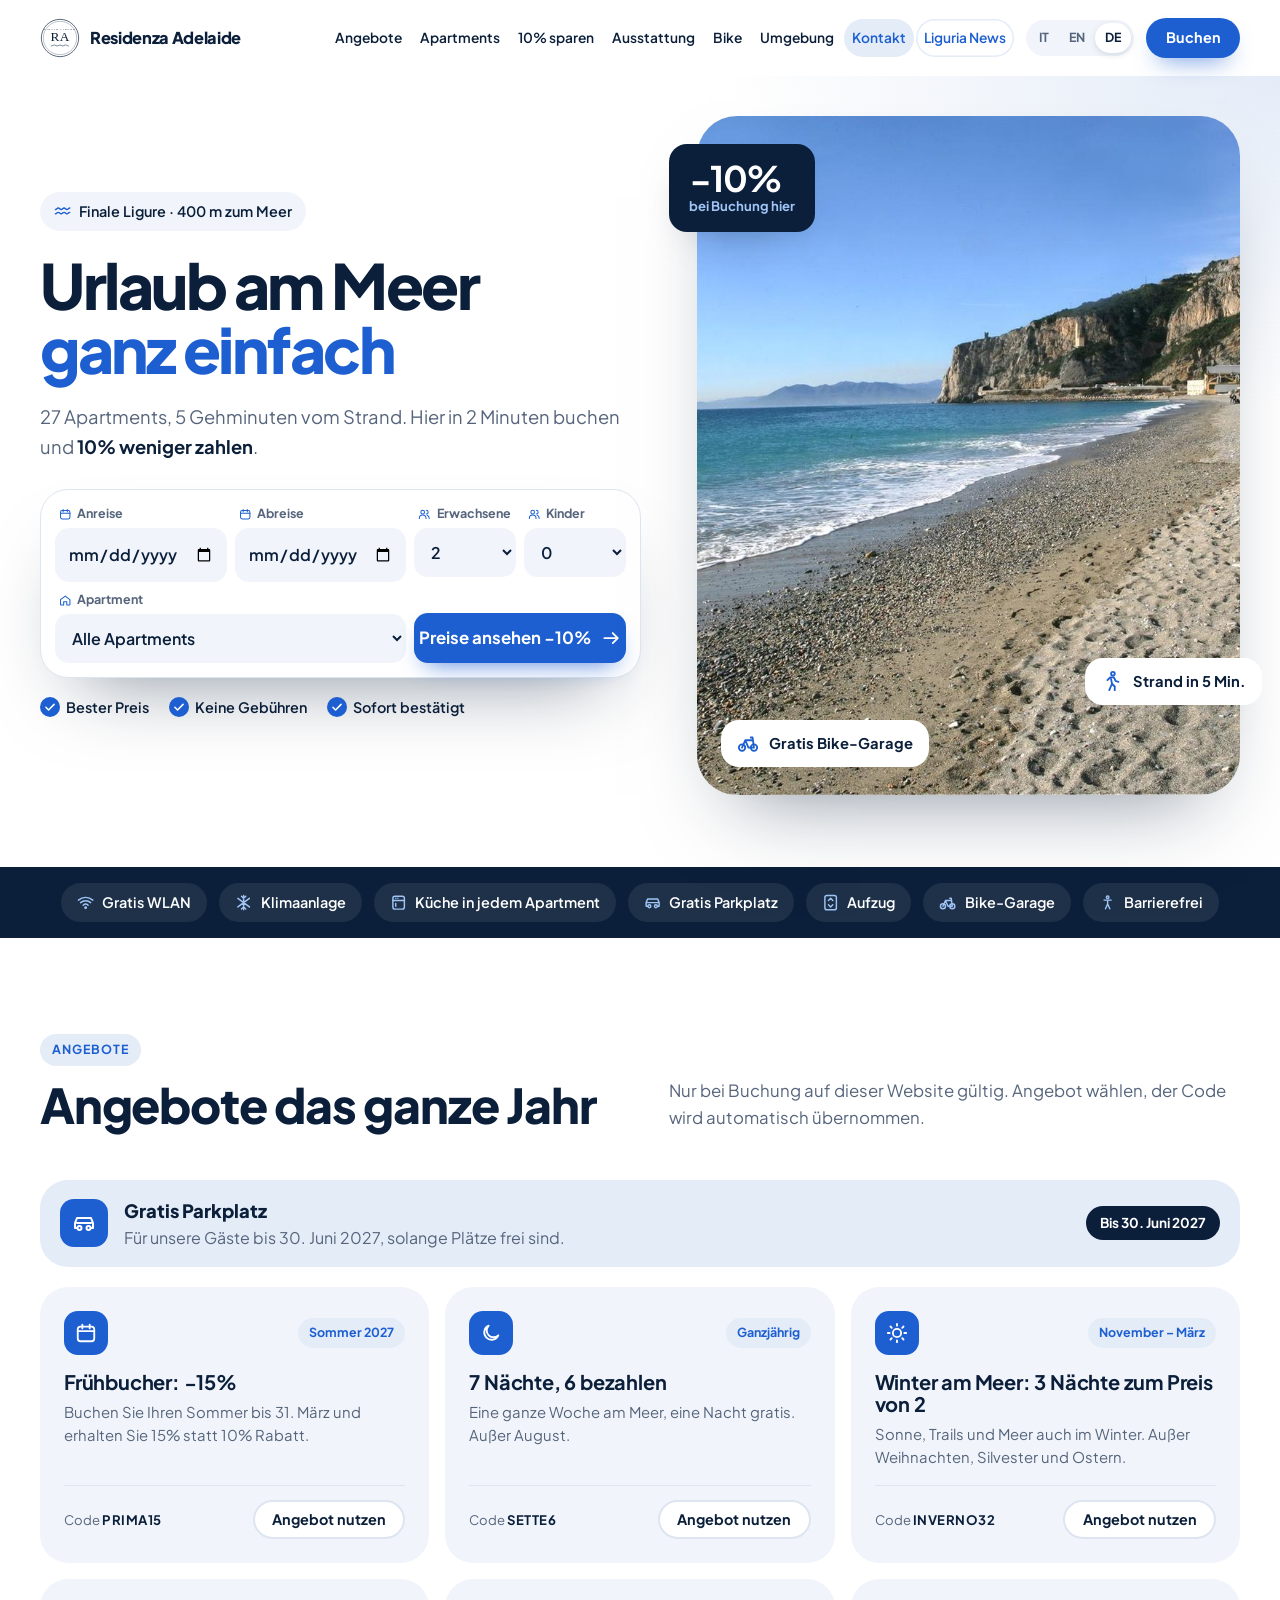
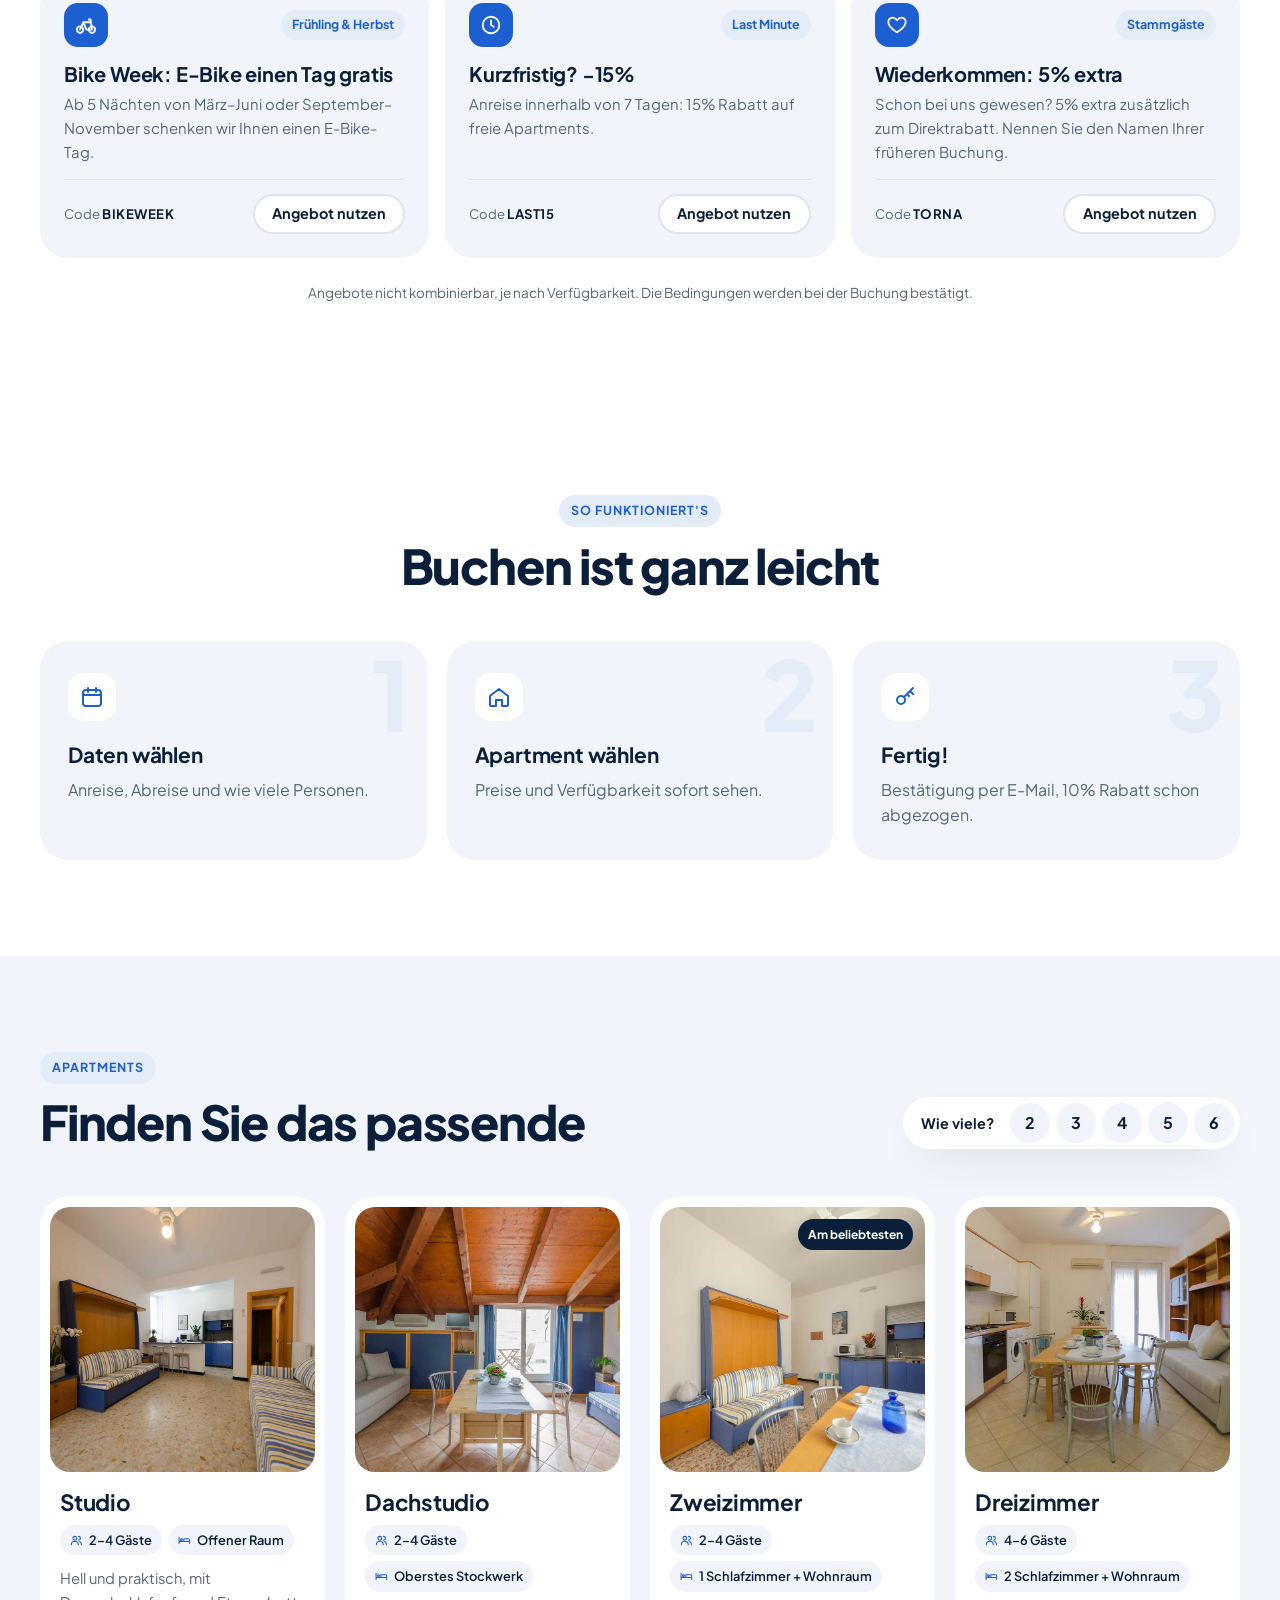
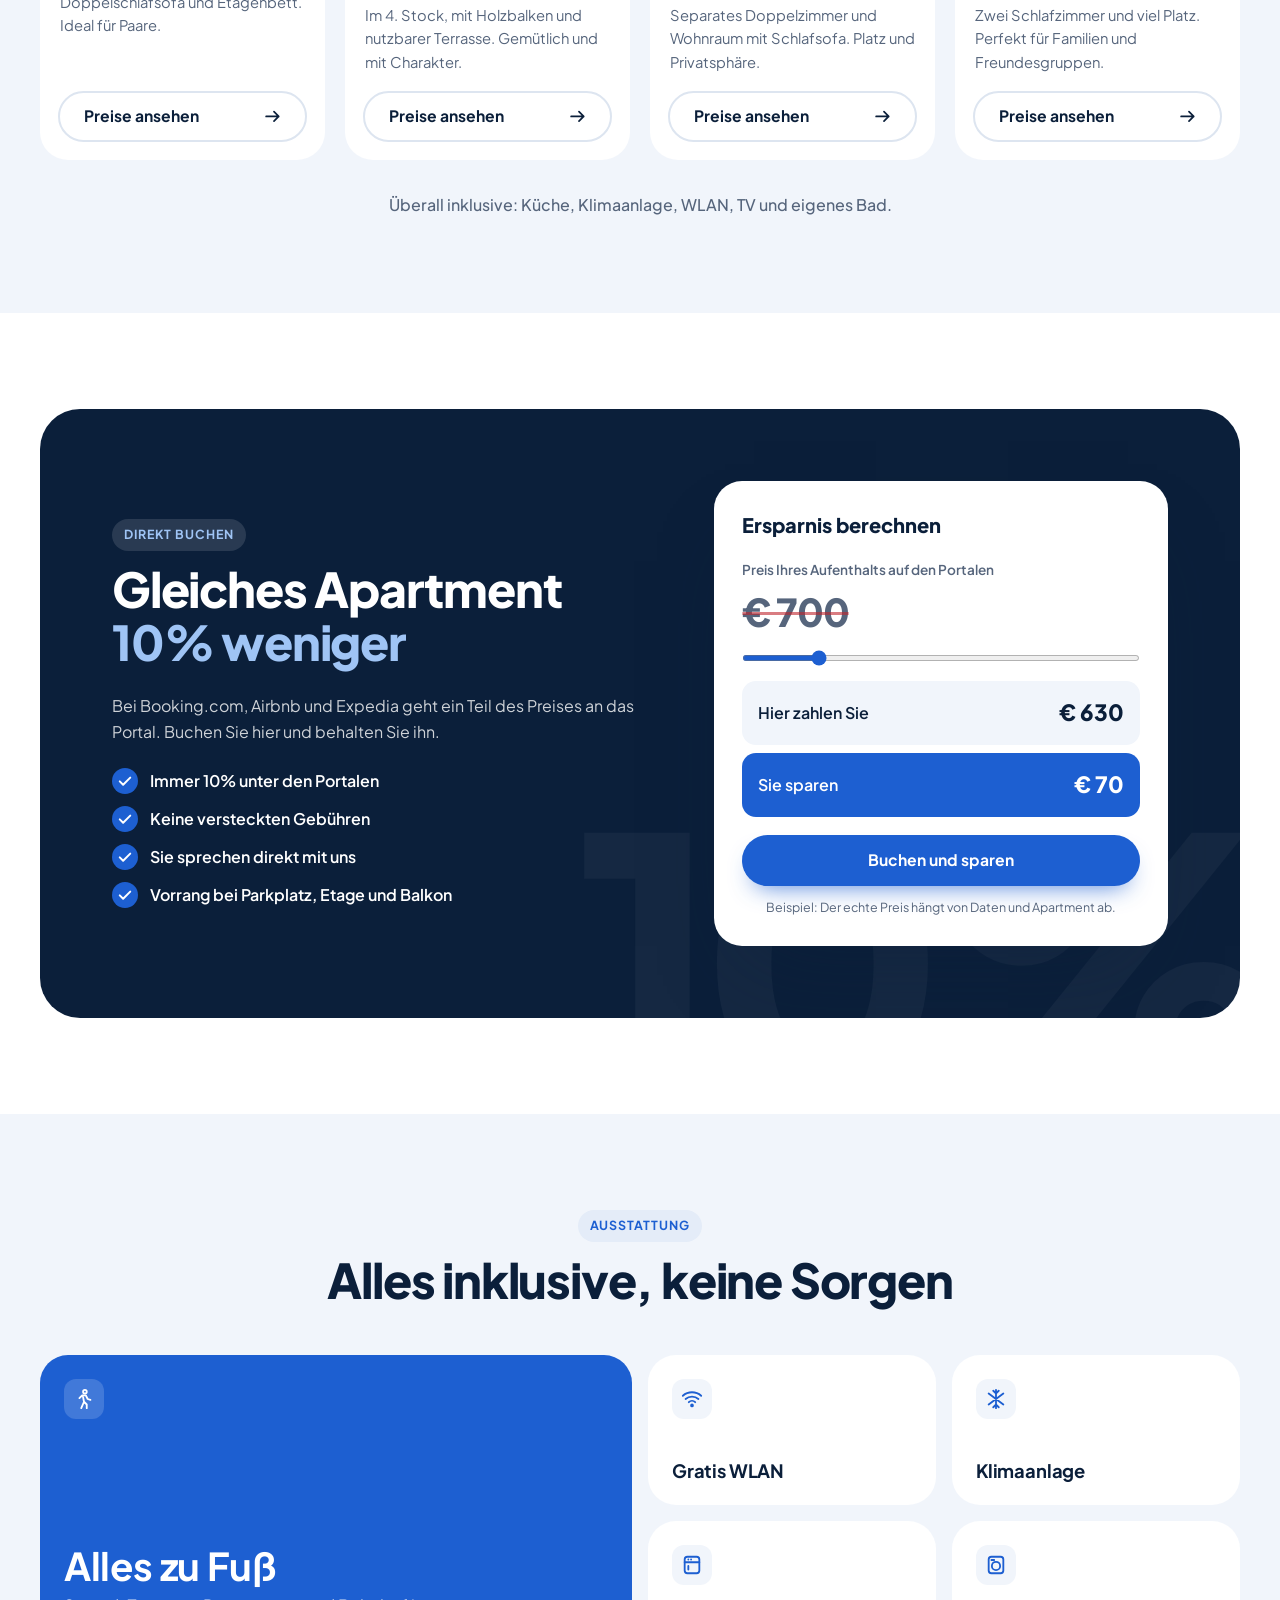
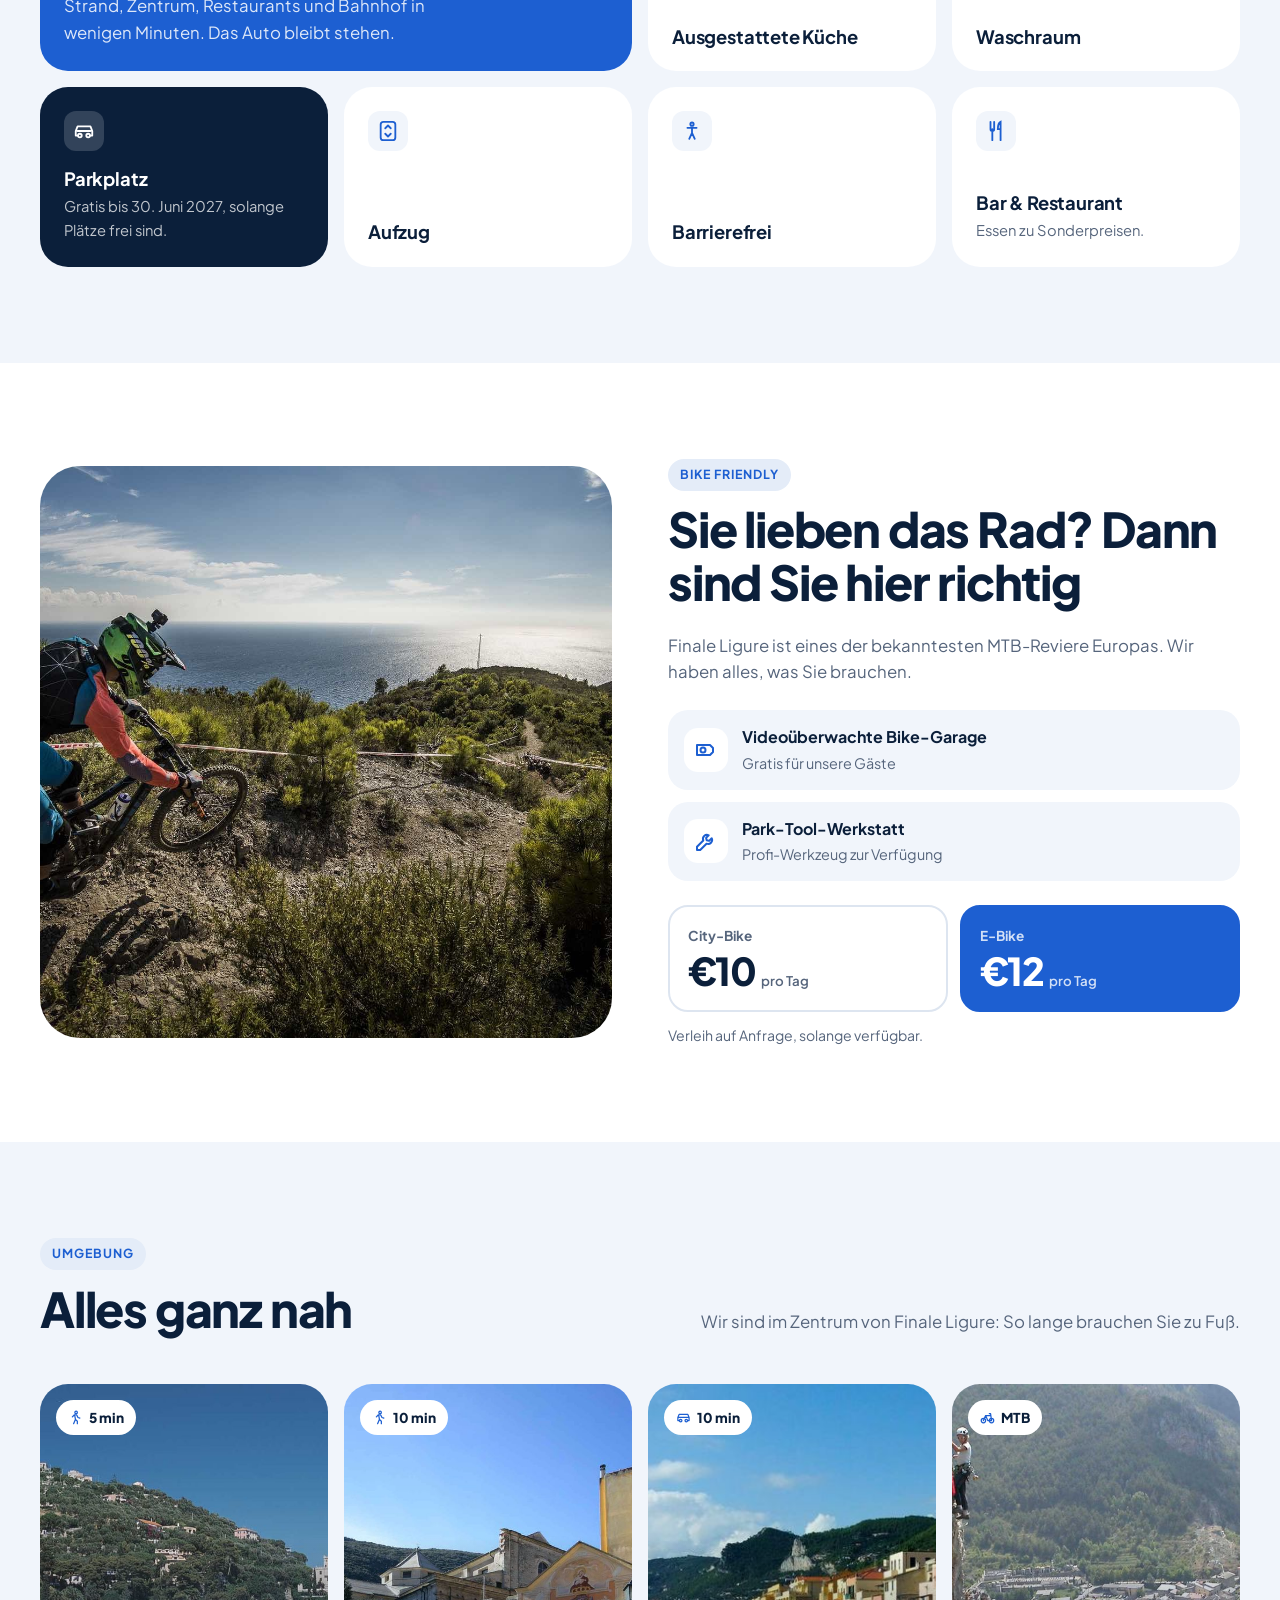
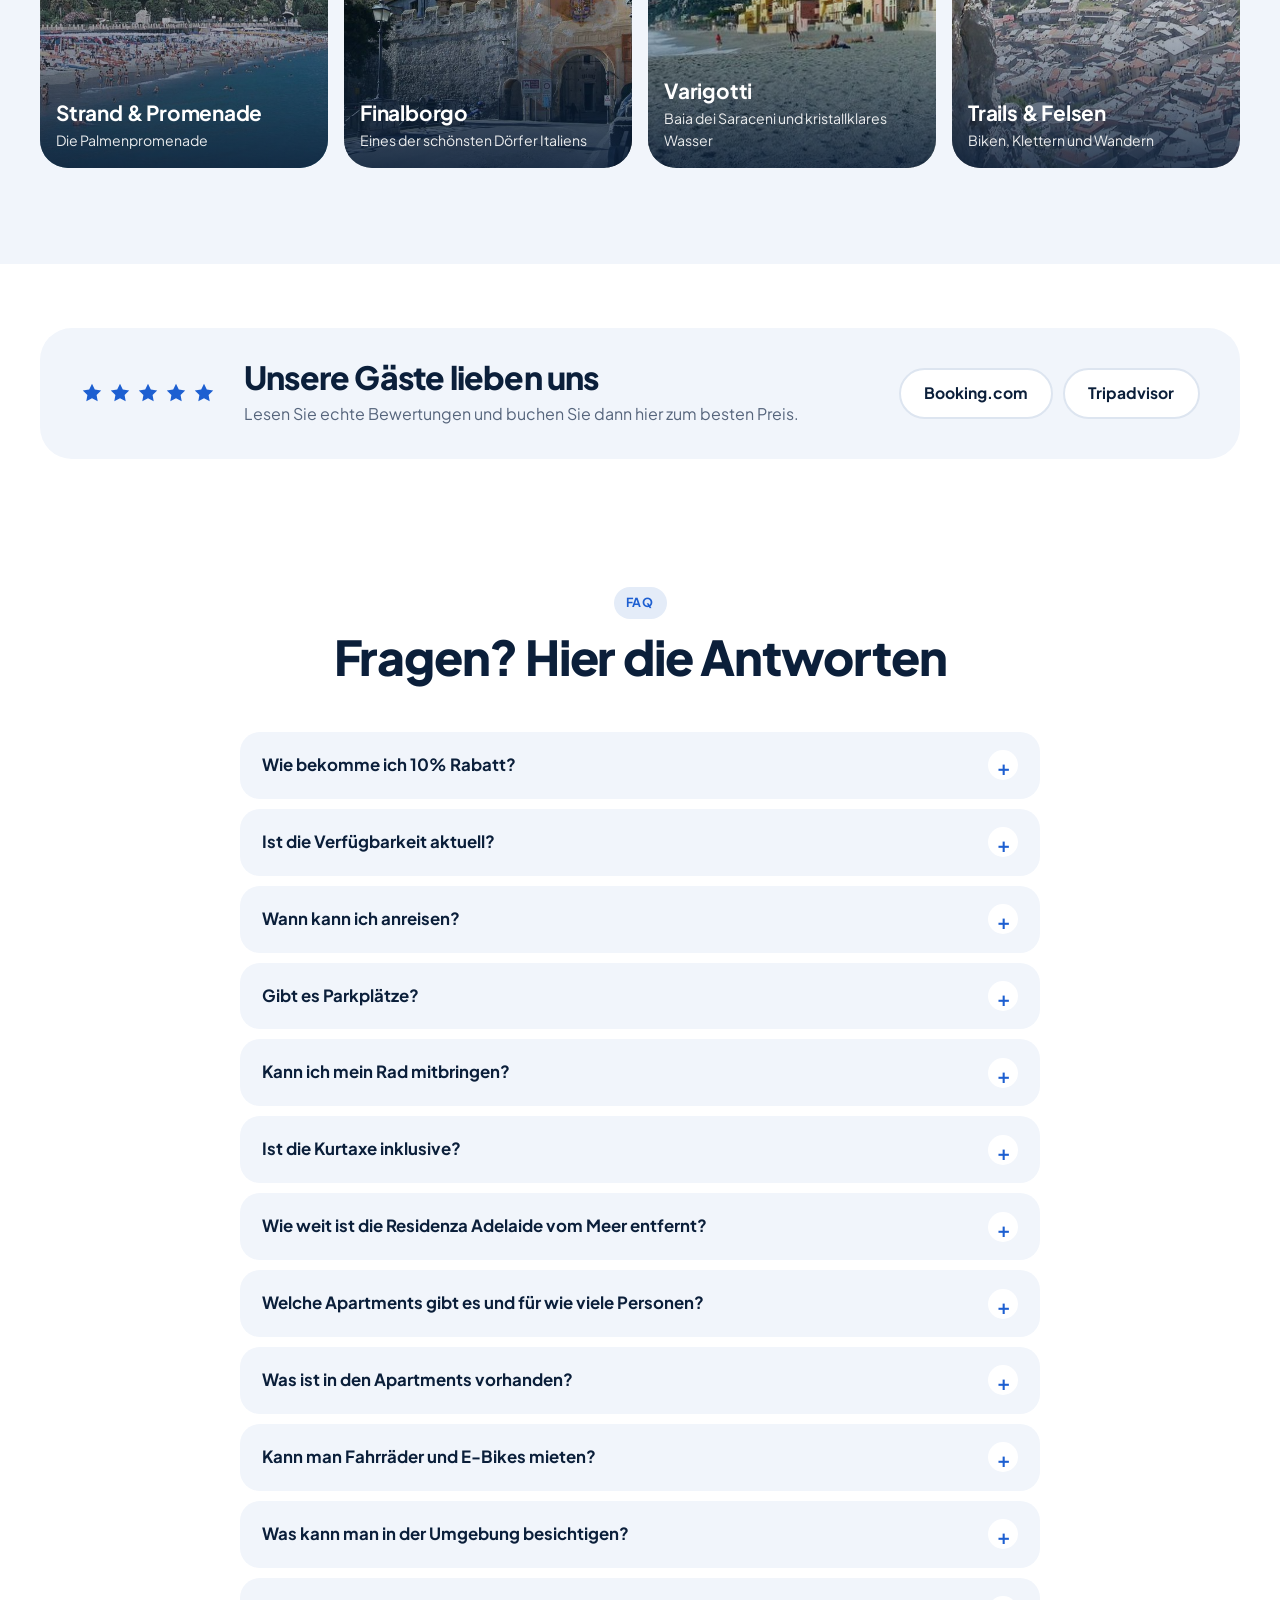
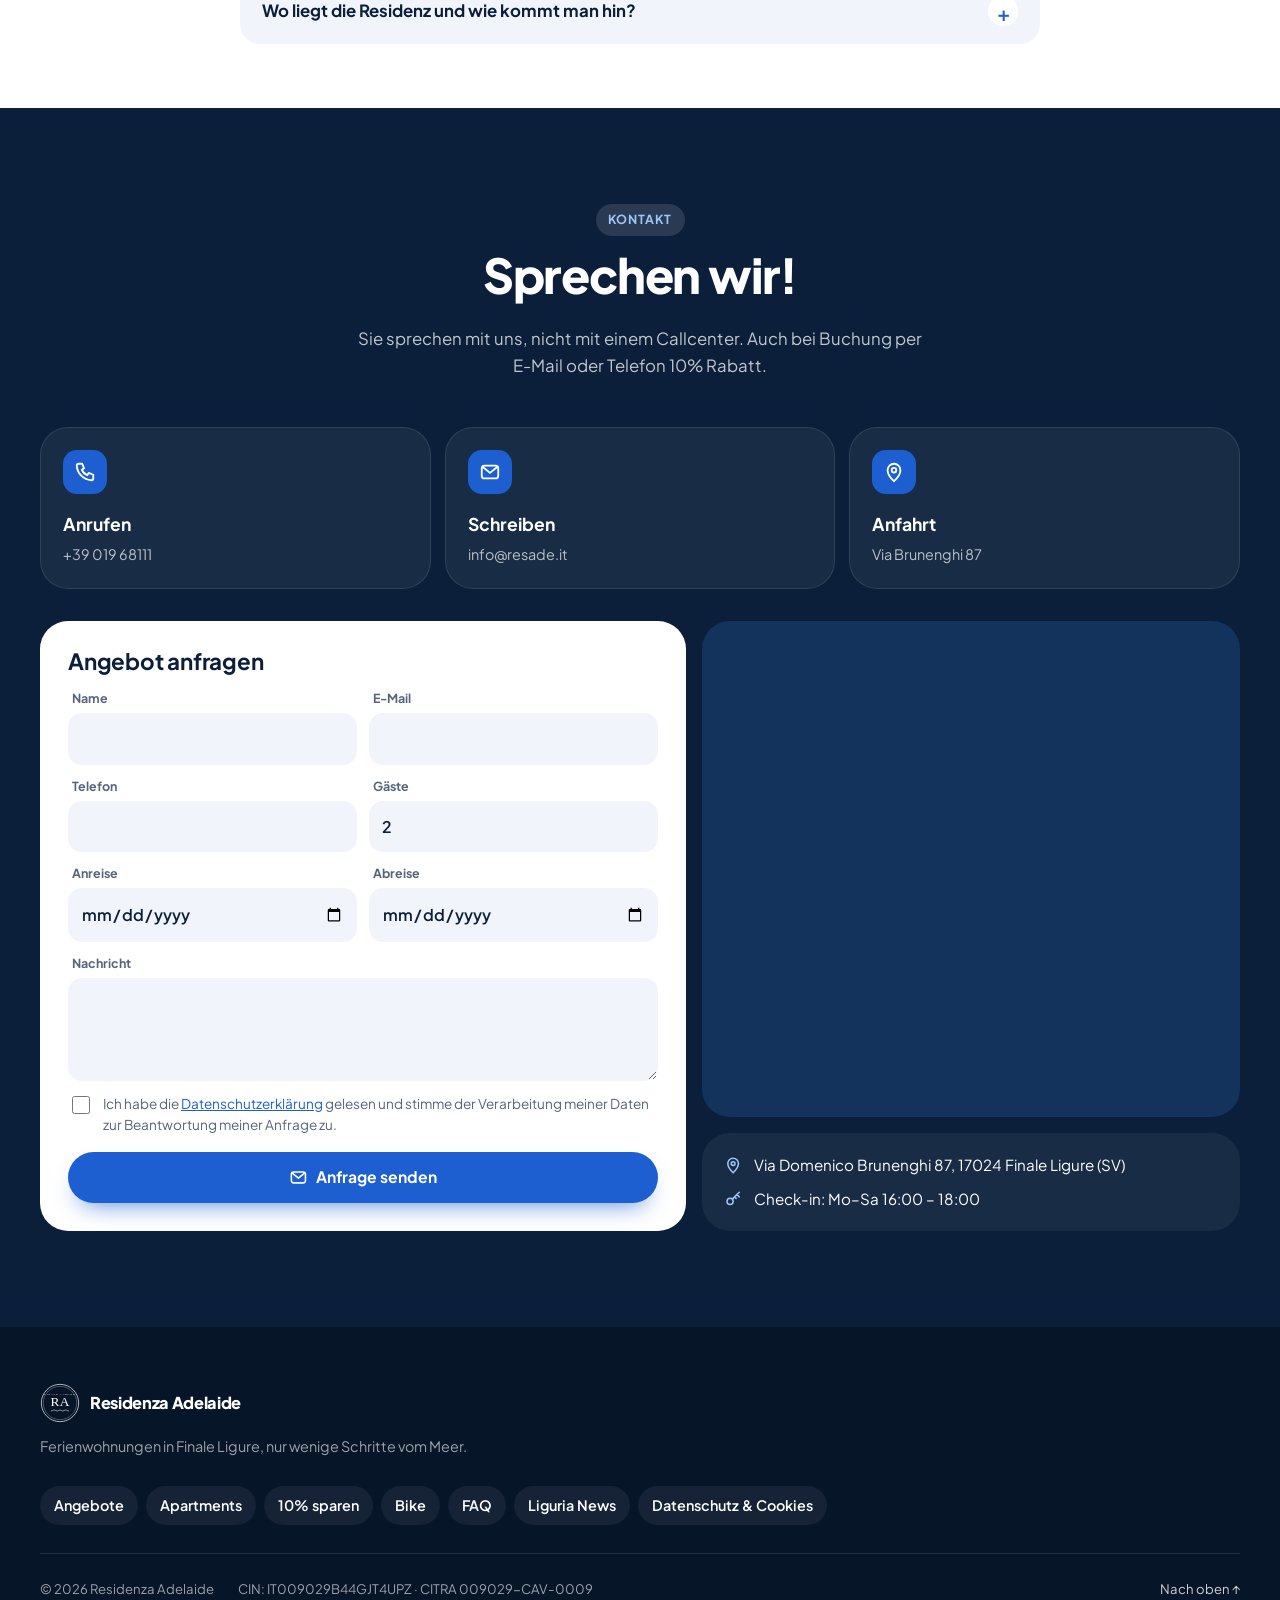
<file: de/index.html>
<!DOCTYPE html>

<html lang="de">
<head>
<meta charset="utf-8"/>
<meta content="width=device-width, initial-scale=1" name="viewport"/>
<title>Residenza Adelaide – Ferienwohnungen in Finale Ligure | Direkt buchen -10%</title>
<meta content="Residenza Adelaide: 27 Ferienwohnungen in Finale Ligure, 5 Gehminuten vom Strand. Bike-Garage, E-Bike-Verleih und Parkplatz. Auf der offiziellen Website buchen und 10% weniger zahlen." name="description"/>
<meta content="index, follow, max-image-preview:large, max-snippet:-1" name="robots"/>
<meta content="#0b1f3a" name="theme-color"/>
<link href="https://www.resade.it/de/" rel="canonical"/>
<link href="https://www.resade.it/" hreflang="it" rel="alternate"/>
<link href="https://www.resade.it/en/" hreflang="en" rel="alternate"/>
<link href="https://www.resade.it/de/" hreflang="de" rel="alternate"/>
<link href="https://www.resade.it/" hreflang="x-default" rel="alternate"/>
<link href="/favicon.svg" rel="icon" type="image/svg+xml"/>
<link href="/site.webmanifest" rel="manifest"/>
<meta content="website" property="og:type"/>
<meta content="Residenza Adelaide" property="og:site_name"/>
<meta content="de_DE" property="og:locale"/>
  <meta content="en_GB" property="og:locale:alternate"/>
  <meta content="it_IT" property="og:locale:alternate"/>
<meta content="Residenza Adelaide – Finale Ligure | -10% bei Direktbuchung" property="og:title"/>
<meta content="Apartments 5 Minuten vom Meer, Bike-Garage und E-Bike-Verleih. Auf der offiziellen Website buchen und 10% sparen." property="og:description"/>
<meta content="https://www.resade.it/de/" property="og:url"/>
<meta content="https://www.resade.it/assets/img/og-cover.jpg" property="og:image"/>
<meta content="1200" property="og:image:width"/>
<meta content="630" property="og:image:height"/>
<meta content="summary_large_image" name="twitter:card"/>
<link as="image" fetchpriority="high" href="/assets/img/hero.jpg" rel="preload"/>
<link href="https://fonts.googleapis.com" rel="preconnect"/>
<link crossorigin="" href="https://fonts.gstatic.com" rel="preconnect"/>
<link href="https://fonts.googleapis.com/css2?family=Plus+Jakarta+Sans:wght@400;500;600;700;800&amp;display=swap" rel="stylesheet"/>
<link href="/assets/css/style.css" rel="stylesheet"/>
<script id="ld-json" type="application/ld+json">
{
  "@context": "https://schema.org",
  "@graph": [
    {
      "@type": "WebSite",
      "@id": "https://www.resade.it/#website",
      "url": "https://www.resade.it/",
      "name": "Residenza Adelaide",
      "inLanguage": [
        "it",
        "en",
        "de"
      ],
      "publisher": {
        "@id": "https://www.resade.it/#lodging"
      }
    },
    {
      "@type": "LodgingBusiness",
      "@id": "https://www.resade.it/#lodging",
      "name": "Residenza Adelaide",
      "alternateName": "Resade",
      "url": "https://www.resade.it/de/",
      "description": "Die Residenza Adelaide bietet 27 Ferienwohnungen im Zentrum von Finale Ligure (Ligurien, Italien), 400 Meter vom Meer. Studios, Dachstudios, Zwei- und Dreizimmer-Apartments für 2 bis 6 Personen mit Küche, Klimaanlage und WLAN; videoüberwachte Bike-Garage, Werkstatt sowie Fahrrad- und E-Bike-Verleih. Bei Buchung auf der offiziellen Website zahlt man 10% weniger.",
      "logo": "https://www.resade.it/assets/img/logo.svg",
      "image": [
        "https://www.resade.it/assets/img/og-cover.jpg",
        "https://www.resade.it/assets/img/hero.jpg",
        "https://www.resade.it/assets/img/monolocale.jpg",
        "https://www.resade.it/assets/img/mansarda.jpg",
        "https://www.resade.it/assets/img/bilocale.jpg",
        "https://www.resade.it/assets/img/trilocale.jpg"
      ],
      "email": "info@resade.it",
      "telephone": "+39 019 68111",
      "address": {
        "@type": "PostalAddress",
        "streetAddress": "Via Domenico Brunenghi 87",
        "postalCode": "17024",
        "addressLocality": "Finale Ligure",
        "addressRegion": "SV",
        "addressCountry": "IT"
      },
      "geo": {
        "@type": "GeoCoordinates",
        "latitude": 44.17037,
        "longitude": 8.33847
      },
      "hasMap": "https://www.google.com/maps/search/?api=1&query=Residenza+Adelaide+Via+Domenico+Brunenghi+87+Finale+Ligure",
      "sameAs": [
        "https://www.booking.com/hotel/it/residenza-adelaide.html",
        "https://www.tripadvisor.com/Hotel_Review-g194761-d1488235-Reviews-Residenza_Adelaide-Finale_Ligure_Italian_Riviera_Liguria.html"
      ],
      "numberOfRooms": 27,
      "checkinTime": "16:00",
      "priceRange": "€€",
      "currenciesAccepted": "EUR",
      "availableLanguage": [
        "it",
        "en",
        "de"
      ],
      "amenityFeature": [
        {
          "@type": "LocationFeatureSpecification",
          "name": "Gratis WLAN",
          "value": true
        },
        {
          "@type": "LocationFeatureSpecification",
          "name": "Klimaanlage",
          "value": true
        },
        {
          "@type": "LocationFeatureSpecification",
          "name": "Küche in jedem Apartment",
          "value": true
        },
        {
          "@type": "LocationFeatureSpecification",
          "name": "Aufzug",
          "value": true
        },
        {
          "@type": "LocationFeatureSpecification",
          "name": "Barrierefrei",
          "value": true
        },
        {
          "@type": "LocationFeatureSpecification",
          "name": "Videoüberwachte Bike-Garage",
          "value": true
        },
        {
          "@type": "LocationFeatureSpecification",
          "name": "Fahrradwerkstatt",
          "value": true
        },
        {
          "@type": "LocationFeatureSpecification",
          "name": "Fahrrad- und E-Bike-Verleih",
          "value": true
        },
        {
          "@type": "LocationFeatureSpecification",
          "name": "Parkplatz",
          "value": true
        }
      ],
      "containsPlace": [
        {
          "@type": "Accommodation",
          "name": "Studio",
          "image": "https://www.resade.it/assets/img/monolocale.jpg",
          "occupancy": {
            "@type": "QuantitativeValue",
            "minValue": 2,
            "maxValue": 4
          },
          "numberOfRooms": 1
        },
        {
          "@type": "Accommodation",
          "name": "Dachstudio mit Terrasse",
          "image": "https://www.resade.it/assets/img/mansarda.jpg",
          "occupancy": {
            "@type": "QuantitativeValue",
            "minValue": 2,
            "maxValue": 4
          },
          "numberOfRooms": 1
        },
        {
          "@type": "Accommodation",
          "name": "Zweizimmer-Apartment",
          "image": "https://www.resade.it/assets/img/bilocale.jpg",
          "occupancy": {
            "@type": "QuantitativeValue",
            "minValue": 2,
            "maxValue": 4
          },
          "numberOfRooms": 2
        },
        {
          "@type": "Accommodation",
          "name": "Dreizimmer-Apartment",
          "image": "https://www.resade.it/assets/img/trilocale.jpg",
          "occupancy": {
            "@type": "QuantitativeValue",
            "minValue": 4,
            "maxValue": 6
          },
          "numberOfRooms": 3
        }
      ],
      "identifier": [
        {
          "@type": "PropertyValue",
          "propertyID": "CIN / CITRA",
          "value": "IT009029B44GJT4UPZ · CITRA 009029-CAV-0009"
        }
      ]
    },
    {
      "@type": "WebPage",
      "@id": "https://www.resade.it/de/#webpage",
      "url": "https://www.resade.it/de/",
      "name": "Residenza Adelaide – Ferienwohnungen in Finale Ligure | Direkt buchen -10%",
      "description": "Residenza Adelaide: 27 Ferienwohnungen in Finale Ligure, 5 Gehminuten vom Strand. Bike-Garage, E-Bike-Verleih und Parkplatz. Auf der offiziellen Website buchen und 10% weniger zahlen.",
      "inLanguage": "de",
      "isPartOf": {
        "@id": "https://www.resade.it/#website"
      },
      "about": {
        "@id": "https://www.resade.it/#lodging"
      },
      "primaryImageOfPage": "https://www.resade.it/assets/img/og-cover.jpg"
    },
    {
      "@type": "FAQPage",
      "@id": "https://www.resade.it/de/#faq",
      "inLanguage": "de",
      "mainEntity": [
        {
          "@type": "Question",
          "name": "Wie bekomme ich 10% Rabatt?",
          "acceptedAnswer": {
            "@type": "Answer",
            "text": "Einfach auf dieser Website buchen (oder uns schreiben/anrufen). Der Rabatt ist in den angezeigten Preisen schon enthalten: kein Code nötig."
          }
        },
        {
          "@type": "Question",
          "name": "Ist die Verfügbarkeit aktuell?",
          "acceptedAnswer": {
            "@type": "Answer",
            "text": "Ja, in Echtzeit. Unser Kalender ist mit allen Portalen verbunden, also keine Doppelbuchungen."
          }
        },
        {
          "@type": "Question",
          "name": "Wann kann ich anreisen?",
          "acceptedAnswer": {
            "@type": "Answer",
            "text": "Das Check-in-Büro (Via Brunenghi 87) ist Montag bis Samstag von 16 bis 18 Uhr geöffnet. Andere Uhrzeit oder Sonntag? Schreiben Sie uns vorher."
          }
        },
        {
          "@type": "Question",
          "name": "Gibt es Parkplätze?",
          "acceptedAnswer": {
            "@type": "Answer",
            "text": "Ja, auf Anfrage und kostenpflichtig (begrenzt). Bitte bei der Buchung angeben."
          }
        },
        {
          "@type": "Question",
          "name": "Kann ich mein Rad mitbringen?",
          "acceptedAnswer": {
            "@type": "Answer",
            "text": "Natürlich! Die überwachte Garage ist gratis, eine Werkstatt gibt es auch. Kein Rad? Mieten Sie eins bei uns."
          }
        },
        {
          "@type": "Question",
          "name": "Ist die Kurtaxe inklusive?",
          "acceptedAnswer": {
            "@type": "Answer",
            "text": "Nein, sie wird vor Ort nach den Tarifen der Gemeinde Finale Ligure bezahlt."
          }
        },
        {
          "@type": "Question",
          "name": "Wie weit ist die Residenza Adelaide vom Meer entfernt?",
          "acceptedAnswer": {
            "@type": "Answer",
            "text": "Etwa 400 Meter: 5 Gehminuten zum Strand und zur Strandpromenade von Finale Ligure."
          }
        },
        {
          "@type": "Question",
          "name": "Welche Apartments gibt es und für wie viele Personen?",
          "acceptedAnswer": {
            "@type": "Answer",
            "text": "27 Apartments: Studios (2–4 Personen), Dachstudios im 4. Stock mit Terrasse (2–4), Zweizimmer-Apartments (2–4) und Dreizimmer-Apartments (4–6)."
          }
        },
        {
          "@type": "Question",
          "name": "Was ist in den Apartments vorhanden?",
          "acceptedAnswer": {
            "@type": "Answer",
            "text": "Alle haben eine ausgestattete Küche, Klimaanlage, gratis WLAN, TV und ein eigenes Bad. Das Haus hat einen Aufzug und ist barrierefrei."
          }
        },
        {
          "@type": "Question",
          "name": "Kann man Fahrräder und E-Bikes mieten?",
          "acceptedAnswer": {
            "@type": "Answer",
            "text": "Ja, auf Anfrage und solange verfügbar: City-Bike 10 € pro Tag, E-Bike 12 € pro Tag. Für eigene Räder gibt es eine gratis videoüberwachte Garage mit Park-Tool-Werkstatt."
          }
        },
        {
          "@type": "Question",
          "name": "Was kann man in der Umgebung besichtigen?",
          "acceptedAnswer": {
            "@type": "Answer",
            "text": "Finalborgo, eines der schönsten Dörfer Italiens, ist 10 Gehminuten entfernt; Varigotti und die Baia dei Saraceni 10 Minuten mit dem Auto. Finale Ligure ist eines der bekanntesten Reiseziele Europas für Mountainbiken, Klettern und Wandern."
          }
        },
        {
          "@type": "Question",
          "name": "Wo liegt die Residenz und wie kommt man hin?",
          "acceptedAnswer": {
            "@type": "Answer",
            "text": "Via Domenico Brunenghi 87, 17024 Finale Ligure (SV), im Zentrum. Mit dem Auto: Ausfahrt Finale Ligure der Autobahn A10. Mit dem Zug: Bahnhof Finale Ligure Marina."
          }
        }
      ]
    }
  ]
}
  </script>
</head>
<body>
<a class="skip" data-i18n="skip" href="#main">Zum Inhalt springen</a>
<svg aria-hidden="true" height="0" style="position:absolute" width="0">
<defs>
<symbol id="i-wave" viewbox="0 0 24 24"><path d="M2 9c2 0 2-2 4-2s2 2 4 2 2-2 4-2 2 2 4 2 2-2 4-2M2 15c2 0 2-2 4-2s2 2 4 2 2-2 4-2 2 2 4 2 2-2 4-2" fill="none" stroke="currentColor" stroke-linecap="round" stroke-width="2"></path></symbol>
<symbol id="i-wifi" viewbox="0 0 24 24"><g fill="none" stroke="currentColor" stroke-linecap="round" stroke-width="2"><path d="M2 8.5a15 15 0 0 1 20 0M5 12a10.5 10.5 0 0 1 14 0M8.5 15.5a5 5 0 0 1 7 0"></path><circle cx="12" cy="19" fill="currentColor" r="1"></circle></g></symbol>
<symbol id="i-snow" viewbox="0 0 24 24"><path d="M12 2v20M4 6l16 12M20 6 4 18M9 3l3 3 3-3M9 21l3-3 3 3" fill="none" stroke="currentColor" stroke-linecap="round" stroke-width="2"></path></symbol>
<symbol id="i-car" viewbox="0 0 24 24"><g fill="none" stroke="currentColor" stroke-linecap="round" stroke-linejoin="round" stroke-width="2"><path d="M5 17H3v-5l2-5h14l2 5v5h-2M5 12h14"></path><circle cx="7.5" cy="17" r="2"></circle><circle cx="16.5" cy="17" r="2"></circle></g></symbol>
<symbol id="i-kitchen" viewbox="0 0 24 24"><g fill="none" stroke="currentColor" stroke-linecap="round" stroke-width="2"><rect height="18" rx="3" width="16" x="4" y="3"></rect><path d="M4 9h16M8 6h.01M11 6h.01M8 13v4"></path></g></symbol>
<symbol id="i-wash" viewbox="0 0 24 24"><g fill="none" stroke="currentColor" stroke-width="2"><rect height="18" rx="3" width="16" x="4" y="3"></rect><circle cx="12" cy="13" r="4.5"></circle><path d="M7 6.5h3" stroke-linecap="round"></path></g></symbol>
<symbol id="i-lift" viewbox="0 0 24 24"><g fill="none" stroke="currentColor" stroke-linecap="round" stroke-linejoin="round" stroke-width="2"><rect height="20" rx="3" width="16" x="4" y="2"></rect><path d="m9 9 3-3 3 3M9 15l3 3 3-3"></path></g></symbol>
<symbol id="i-access" viewbox="0 0 24 24"><g fill="none" stroke="currentColor" stroke-linecap="round" stroke-linejoin="round" stroke-width="2"><circle cx="12" cy="4.5" r="1.8"></circle><path d="M7 8.5h10M12 8.5V14l-3 6.5M12 14l3 6.5"></path></g></symbol>
<symbol id="i-food" viewbox="0 0 24 24"><g fill="none" stroke="currentColor" stroke-linecap="round" stroke-width="2"><path d="M6 2v8a2 2 0 0 0 4 0V2M8 10v12M17 22V2c-2 1-3 4-3 8h3"></path></g></symbol>
<symbol id="i-bike" viewbox="0 0 24 24"><g fill="none" stroke="currentColor" stroke-linecap="round" stroke-linejoin="round" stroke-width="2"><circle cx="5.5" cy="17" r="3.5"></circle><circle cx="18.5" cy="17" r="3.5"></circle><path d="M15 6h2l1.5 11M5.5 17 9 9h7M9 9l3.5 8h6"></path></g></symbol>
<symbol id="i-tool" viewbox="0 0 24 24"><path d="M14.7 6.3a4 4 0 0 0-5.4 5.2L3 17.8V21h3.2l6.3-6.3a4 4 0 0 0 5.2-5.4l-2.6 2.6-2.4-.6-.6-2.4z" fill="none" stroke="currentColor" stroke-linejoin="round" stroke-width="2"></path></symbol>
<symbol id="i-cam" viewbox="0 0 24 24"><g fill="none" stroke="currentColor" stroke-linejoin="round" stroke-width="2"><path d="M3 7h13l3 3v4l-3 3H3z"></path><circle cx="9" cy="12" r="2.5"></circle></g></symbol>
<symbol id="i-pin" viewbox="0 0 24 24"><g fill="none" stroke="currentColor" stroke-width="2"><path d="M12 22s7-6.5 7-12a7 7 0 1 0-14 0c0 5.5 7 12 7 12z"></path><circle cx="12" cy="10" r="2.5"></circle></g></symbol>
<symbol id="i-walk" viewbox="0 0 24 24"><g fill="none" stroke="currentColor" stroke-linecap="round" stroke-linejoin="round" stroke-width="2"><circle cx="13" cy="4" r="2"></circle><path d="m9 22 3-7 3 3v4M7 11l3-3h4l2 4 3 1M12 15l-1-5"></path></g></symbol>
<symbol id="i-phone" viewbox="0 0 24 24"><path d="M5 3h4l2 5-2.5 1.5a11 11 0 0 0 6 6L16 13l5 2v4a2 2 0 0 1-2 2A17 17 0 0 1 3 5a2 2 0 0 1 2-2z" fill="none" stroke="currentColor" stroke-linejoin="round" stroke-width="2"></path></symbol>
<symbol id="i-mail" viewbox="0 0 24 24"><g fill="none" stroke="currentColor" stroke-linejoin="round" stroke-width="2"><rect height="14" rx="3" width="18" x="3" y="5"></rect><path d="m3.5 6 8.5 7 8.5-7"></path></g></symbol>
<symbol id="i-wa" viewbox="0 0 24 24"><path d="M12 2a10 10 0 0 0-8.6 15.1L2 22l5-1.3A10 10 0 1 0 12 2zm0 18.2a8.2 8.2 0 0 1-4.2-1.2l-.3-.2-3 .8.8-2.9-.2-.3A8.2 8.2 0 1 1 12 20.2zm4.5-6.1c-.2-.1-1.5-.7-1.7-.8s-.4-.1-.6.1-.7.8-.8 1-.3.2-.5.1a6.7 6.7 0 0 1-3.3-2.9c-.3-.4.3-.4.8-1.3.1-.2 0-.3 0-.4l-.8-1.8c-.2-.5-.4-.4-.6-.4h-.5a1 1 0 0 0-.7.3 3 3 0 0 0-.9 2.2 5.2 5.2 0 0 0 1.1 2.7 11.8 11.8 0 0 0 4.5 4c1.7.7 2.4.8 3.2.6a2.8 2.8 0 0 0 1.8-1.3 2.3 2.3 0 0 0 .2-1.3c-.1-.1-.3-.2-.5-.3z" fill="currentColor"></path></symbol>
<symbol id="i-star" viewbox="0 0 24 24"><path d="m12 2.8 2.8 5.8 6.4.9-4.6 4.5 1.1 6.3L12 17.3l-5.7 3 1.1-6.3-4.6-4.5 6.4-.9z" fill="currentColor"></path></symbol>
<symbol id="i-arrow" viewbox="0 0 24 24"><path d="M4 12h16m-6-6 6 6-6 6" fill="none" stroke="currentColor" stroke-linecap="round" stroke-linejoin="round" stroke-width="2.2"></path></symbol>
<symbol id="i-check" viewbox="0 0 24 24"><path d="m5 12.5 4.5 4.5L19 7.5" fill="none" stroke="currentColor" stroke-linecap="round" stroke-linejoin="round" stroke-width="2.6"></path></symbol>
<symbol id="i-user" viewbox="0 0 24 24"><g fill="none" stroke="currentColor" stroke-linecap="round" stroke-width="2"><circle cx="9" cy="8" r="3.5"></circle><path d="M2.5 20a6.5 6.5 0 0 1 13 0M16 4.5a3.5 3.5 0 0 1 0 7M18 14a6.5 6.5 0 0 1 3.5 6"></path></g></symbol>
<symbol id="i-bed" viewbox="0 0 24 24"><g fill="none" stroke="currentColor" stroke-linecap="round" stroke-linejoin="round" stroke-width="2"><path d="M2 18V6M2 14h20v4M22 14v-2a3 3 0 0 0-3-3h-8v5"></path><circle cx="6.5" cy="11" r="1.8"></circle></g></symbol>
<symbol id="i-calendar" viewbox="0 0 24 24"><g fill="none" stroke="currentColor" stroke-linecap="round" stroke-width="2"><rect height="16" rx="3" width="18" x="3" y="5"></rect><path d="M3 10h18M8 3v4M16 3v4"></path></g></symbol>
<symbol id="i-home" viewbox="0 0 24 24"><path d="M3 11 12 4l9 7v9a1 1 0 0 1-1 1h-5v-6H9v6H4a1 1 0 0 1-1-1z" fill="none" stroke="currentColor" stroke-linejoin="round" stroke-width="2"></path></symbol>
<symbol id="i-key" viewbox="0 0 24 24"><g fill="none" stroke="currentColor" stroke-linecap="round" stroke-width="2"><circle cx="8" cy="15" r="4"></circle><path d="m11 12 9-9M17 6l3 3M14 9l2 2"></path></g></symbol>
<symbol id="i-tag" viewbox="0 0 24 24"><g fill="none" stroke="currentColor" stroke-linejoin="round" stroke-width="2"><path d="M3 12V3h9l9 9-9 9z"></path><circle cx="7.5" cy="7.5" r="1.5"></circle></g></symbol>
<symbol id="i-moon" viewbox="0 0 24 24"><path d="M20 14.5A8 8 0 1 1 9.5 4a6.5 6.5 0 0 0 10.5 10.5z" fill="none" stroke="currentColor" stroke-linejoin="round" stroke-width="2"></path></symbol>
<symbol id="i-sun" viewbox="0 0 24 24"><g fill="none" stroke="currentColor" stroke-linecap="round" stroke-width="2"><circle cx="12" cy="12" r="4.5"></circle><path d="M12 2v2M12 20v2M2 12h2M20 12h2M4.9 4.9l1.4 1.4M17.7 17.7l1.4 1.4M4.9 19.1l1.4-1.4M17.7 6.3l1.4-1.4"></path></g></symbol>
<symbol id="i-clock" viewbox="0 0 24 24"><g fill="none" stroke="currentColor" stroke-linecap="round" stroke-width="2"><circle cx="12" cy="12" r="9"></circle><path d="M12 7v5l3 2"></path></g></symbol>
<symbol id="i-heart" viewbox="0 0 24 24"><path d="M12 20s-7.5-4.6-9.2-9.3C1.6 7.4 3.8 4 7.2 4c2 0 3.5 1.1 4.8 2.8C13.3 5.1 14.8 4 16.8 4c3.4 0 5.6 3.4 4.4 6.7C19.5 15.4 12 20 12 20z" fill="none" stroke="currentColor" stroke-linejoin="round" stroke-width="2"></path></symbol>
<symbol id="i-trophy" viewbox="0 0 24 24"><g fill="none" stroke="currentColor" stroke-linecap="round" stroke-linejoin="round" stroke-width="2"><path d="M8 21h8M12 17v4M7 4h10v5a5 5 0 0 1-10 0z"></path><path d="M7 6H4v1a3 3 0 0 0 3 3M17 6h3v1a3 3 0 0 1-3 3"></path></g></symbol>
<symbol id="i-x" viewbox="0 0 24 24"><path d="M6 6l12 12M18 6 6 18" fill="none" stroke="currentColor" stroke-linecap="round" stroke-width="2.2"></path></symbol>
<symbol id="i-menu" viewbox="0 0 24 24"><path d="M4 7h16M4 12h16M4 17h10" fill="none" stroke="currentColor" stroke-linecap="round" stroke-width="2.2"></path></symbol>
</defs>
</svg>
<!-- EVENT BAR (riempita da main.js con l'offerta in evidenza) -->
<a class="eventbar" hidden="" href="#offerte" id="eventbar">
<svg class="ic"><use href="#i-trophy"></use></svg>
<span class="eventbar__text"></span>
<span class="eventbar__count"></span>
<span class="eventbar__cta" data-i18n="off.barCta">Zum Angebot →</span>
</a>
<!-- HEADER -->
<header class="header" id="top">
<div class="container header__in">
<a aria-label="Residenza Adelaide – home" class="brand" href="/de/">
<img alt="" class="brand__logo" height="40" src="/assets/img/logo.svg" width="40"/>
<span class="brand__name">Residenza Adelaide</span>
</a>
<nav aria-label="Hauptmenü" class="nav" id="nav">
<a data-i18n="nav.offers" href="#offerte">Angebote</a>
<a data-i18n="nav.apartments" href="#appartamenti">Apartments</a>
<a data-i18n="nav.save" href="#risparmia">10% sparen</a>
<a data-i18n="nav.services" href="#servizi">Ausstattung</a>
<a data-i18n="nav.bike" href="#bike">Bike</a>
<a data-i18n="nav.area" href="#zona">Umgebung</a>
<a data-i18n="nav.contact" href="#contatti">Kontakt</a>
<a class="nav__news" href="/liguria-news/">Liguria News</a>
</nav>
<div class="header__actions">
<div aria-label="Lingua / Language" class="lang" role="group">
<a data-lang="it" href="/" hreflang="it" lang="it">IT</a>
<a data-lang="en" href="/en/" hreflang="en" lang="en">EN</a>
<a aria-current="true" data-lang="de" href="/de/" hreflang="de" lang="de">DE</a>
</div>
<a class="btn btn--blue btn--sm header__cta" data-i18n="cta.book" href="#prenota">Buchen</a>
<button aria-controls="nav" aria-expanded="false" aria-label="Menu" class="burger" type="button">
<svg class="ic"><use href="#i-menu"></use></svg>
</button>
</div>
</div>
</header>
<main id="main">
<!-- HERO -->
<section class="hero">
<div class="container hero__grid">
<div class="hero__copy">
<p class="pill"><svg class="ic"><use href="#i-wave"></use></svg><span data-i18n="hero.pill">Finale Ligure · 400 m zum Meer</span></p>
<h1 class="hero__title"><span data-i18n="hero.t1">Urlaub am Meer</span> <mark data-i18n="hero.t2">ganz einfach</mark></h1>
<p class="hero__lead" data-i18n="hero.lead">27 Apartments, 5 Gehminuten vom Strand. Hier in 2 Minuten buchen und <strong>10% weniger zahlen</strong>.</p>
<!-- BOOKING (Kross Booking) -->
<form aria-label="Buchung" class="booking" id="prenota" novalidate="">
<div class="booking__grid">
<label class="field">
<span><svg class="ic"><use href="#i-calendar"></use></svg><span data-i18n="booking.checkin">Anreise</span></span>
<input name="checkin" required="" type="date"/>
</label>
<label class="field">
<span><svg class="ic"><use href="#i-calendar"></use></svg><span data-i18n="booking.checkout">Abreise</span></span>
<input name="checkout" required="" type="date"/>
</label>
<label class="field">
<span><svg class="ic"><use href="#i-user"></use></svg><span data-i18n="booking.adults">Erwachsene</span></span>
<select name="adults"><option>1</option><option selected="">2</option><option>3</option><option>4</option><option>5</option><option>6</option></select>
</label>
<label class="field">
<span><svg class="ic"><use href="#i-user"></use></svg><span data-i18n="booking.children">Kinder</span></span>
<select name="children"><option selected="">0</option><option>1</option><option>2</option><option>3</option><option>4</option></select>
</label>
<label class="field field--wide">
<span><svg class="ic"><use href="#i-home"></use></svg><span data-i18n="booking.apt">Apartment</span></span>
<select name="type">
<option data-i18n="booking.any" value="">Alle Apartments</option>
<option data-i18n="apt.studio.name" value="monolocale">Studio</option>
<option data-i18n="apt.attic.name" value="mansarda">Dachstudio</option>
<option data-i18n="apt.two.name" value="bilocale">Zweizimmer</option>
<option data-i18n="apt.three.name" value="trilocale">Dreizimmer</option>
</select>
</label>
<button class="btn btn--blue btn--lg booking__submit" type="submit">
<span data-i18n="booking.submit">Preise ansehen −10%</span>
<svg class="ic"><use href="#i-arrow"></use></svg>
</button>
</div>
<p class="booking__offer" hidden=""><svg class="ic"><use href="#i-tag"></use></svg><span class="booking__offer-name"></span><button aria-label="Angebot entfernen" class="booking__offer-x" type="button"><svg class="ic"><use href="#i-x"></use></svg></button></p>
<p aria-live="polite" class="booking__nights"></p>
<p class="booking__error" hidden="" role="alert"></p>
</form>
<ul class="hero__trust">
<li><svg class="ic"><use href="#i-check"></use></svg><span data-i18n="hero.trust1">Bester Preis</span></li>
<li><svg class="ic"><use href="#i-check"></use></svg><span data-i18n="hero.trust2">Keine Gebühren</span></li>
<li><svg class="ic"><use href="#i-check"></use></svg><span data-i18n="hero.trust3">Sofort bestätigt</span></li>
</ul>
</div>
<div aria-hidden="true" class="hero__visual">
<div class="hero__img" data-img="/assets/img/hero.jpg"></div>
<div class="float float--deal"><strong>−10%</strong><span data-i18n="hero.f1">bei Buchung hier</span></div>
<div class="float float--a"><svg class="ic"><use href="#i-walk"></use></svg><span data-i18n="hero.f2">Strand in 5 Min.</span></div>
<div class="float float--b"><svg class="ic"><use href="#i-bike"></use></svg><span data-i18n="hero.f3">Gratis Bike-Garage</span></div>
</div>
</div>
</section>
<!-- QUICK CHIPS -->
<section aria-label="Auf einen Blick" class="chips">
<div class="chips__track">
<span><svg class="ic"><use href="#i-wifi"></use></svg><span data-i18n="chip.wifi">Gratis WLAN</span></span>
<span><svg class="ic"><use href="#i-snow"></use></svg><span data-i18n="chip.ac">Klimaanlage</span></span>
<span><svg class="ic"><use href="#i-kitchen"></use></svg><span data-i18n="chip.kitchen">Küche in jedem Apartment</span></span>
<span><svg class="ic"><use href="#i-car"></use></svg><span data-free="chip.parking.free" data-i18n="chip.parking">Parkplatz</span></span>
<span><svg class="ic"><use href="#i-lift"></use></svg><span data-i18n="chip.lift">Aufzug</span></span>
<span><svg class="ic"><use href="#i-bike"></use></svg><span data-i18n="chip.bike">Bike-Garage</span></span>
<span><svg class="ic"><use href="#i-access"></use></svg><span data-i18n="chip.access">Barrierefrei</span></span>
</div>
</section>
<!-- OFFERS (generate da main.js leggendo config.js → offers) -->
<section class="section" id="offerte">
<div class="container">
<header class="head head--row" data-reveal="">
<div>
<p class="eyebrow" data-i18n="off.eyebrow">Angebote</p>
<h2 data-i18n="off.title">Angebote das ganze Jahr</h2>
</div>
<p class="head__sub" data-i18n="off.lead">Nur bei Buchung auf dieser Website gültig. Angebot wählen, der Code wird automatisch übernommen.</p>
</header>
<div class="parking-banner" hidden="" id="parking-banner">
<span class="parking-banner__icon"><svg class="ic"><use href="#i-car"></use></svg></span>
<div><strong data-free="park.title"></strong><span data-free="park.text"></span></div>
<span class="parking-banner__tag" data-free="park.tag"></span>
</div>
<div class="offer-featured" hidden="" id="offer-featured"></div>
<div class="offers" id="offers-grid"></div>
<p class="offers__note" data-i18n="off.note">Angebote nicht kombinierbar, je nach Verfügbarkeit. Die Bedingungen werden bei der Buchung bestätigt.</p>
</div>
</section>
<!-- HOW IT WORKS -->
<section class="section" id="come">
<div class="container">
<header class="head head--center" data-reveal="">
<p class="eyebrow" data-i18n="how.eyebrow">So funktioniert's</p>
<h2 data-i18n="how.title">Buchen ist ganz leicht</h2>
</header>
<ol class="steps">
<li data-reveal=""><span class="steps__n">1</span><svg class="ic"><use href="#i-calendar"></use></svg><h3 data-i18n="how.s1t">Daten wählen</h3><p data-i18n="how.s1">Anreise, Abreise und wie viele Personen.</p></li>
<li data-reveal=""><span class="steps__n">2</span><svg class="ic"><use href="#i-home"></use></svg><h3 data-i18n="how.s2t">Apartment wählen</h3><p data-i18n="how.s2">Preise und Verfügbarkeit sofort sehen.</p></li>
<li data-reveal=""><span class="steps__n">3</span><svg class="ic"><use href="#i-key"></use></svg><h3 data-i18n="how.s3t">Fertig!</h3><p data-i18n="how.s3">Bestätigung per E-Mail, 10% Rabatt schon abgezogen.</p></li>
</ol>
</div>
</section>
<!-- APARTMENTS -->
<section class="section section--ice" id="appartamenti">
<div class="container">
<header class="head head--row" data-reveal="">
<div>
<p class="eyebrow" data-i18n="apt.eyebrow">Apartments</p>
<h2 data-i18n="apt.title">Finden Sie das passende</h2>
</div>
<div aria-label="Wie viele Personen?" class="filter" role="group">
<span class="filter__label" data-i18n="apt.filter">Wie viele?</span>
<button aria-pressed="false" data-guests="2" type="button">2</button>
<button aria-pressed="false" data-guests="3" type="button">3</button>
<button aria-pressed="false" data-guests="4" type="button">4</button>
<button aria-pressed="false" data-guests="5" type="button">5</button>
<button aria-pressed="false" data-guests="6" type="button">6</button>
</div>
</header>
<div class="cards">
<article class="card" data-max="4" data-reveal="">
<div aria-label="Studio" class="card__img" data-img="/assets/img/monolocale.jpg" role="img"><span class="card__badge" data-i18n="apt.fit">Passt perfekt</span></div>
<div class="card__body">
<h3 data-i18n="apt.studio.name">Studio</h3>
<ul class="tags">
<li><svg class="ic"><use href="#i-user"></use></svg><span data-i18n="apt.studio.guests">2–4 Gäste</span></li>
<li><svg class="ic"><use href="#i-bed"></use></svg><span data-i18n="apt.studio.rooms">Offener Raum</span></li>
</ul>
<p data-i18n="apt.studio.desc">Hell und praktisch, mit Doppelschlafsofa und Etagenbett. Ideal für Paare.</p>
</div>
<button class="btn btn--line card__btn" data-book="monolocale" type="button"><span data-i18n="apt.cta">Preise ansehen</span><svg class="ic"><use href="#i-arrow"></use></svg></button>
</article>
<article class="card" data-max="4" data-reveal="">
<div aria-label="Dachstudio" class="card__img" data-img="/assets/img/mansarda.jpg" role="img"><span class="card__badge" data-i18n="apt.fit">Passt perfekt</span></div>
<div class="card__body">
<h3 data-i18n="apt.attic.name">Dachstudio</h3>
<ul class="tags">
<li><svg class="ic"><use href="#i-user"></use></svg><span data-i18n="apt.attic.guests">2–4 Gäste</span></li>
<li><svg class="ic"><use href="#i-bed"></use></svg><span data-i18n="apt.attic.rooms">Oberstes Stockwerk</span></li>
</ul>
<p data-i18n="apt.attic.desc">Im 4. Stock, mit Holzbalken und nutzbarer Terrasse. Gemütlich und mit Charakter.</p>
</div>
<button class="btn btn--line card__btn" data-book="mansarda" type="button"><span data-i18n="apt.cta">Preise ansehen</span><svg class="ic"><use href="#i-arrow"></use></svg></button>
</article>
<article class="card" data-max="4" data-reveal="">
<div aria-label="Zweizimmer-Apartment" class="card__img" data-img="/assets/img/bilocale.jpg" role="img"><span class="card__badge" data-i18n="apt.fit">Passt perfekt</span><span class="card__hot" data-i18n="apt.popular">Am beliebtesten</span></div>
<div class="card__body">
<h3 data-i18n="apt.two.name">Zweizimmer</h3>
<ul class="tags">
<li><svg class="ic"><use href="#i-user"></use></svg><span data-i18n="apt.two.guests">2–4 Gäste</span></li>
<li><svg class="ic"><use href="#i-bed"></use></svg><span data-i18n="apt.two.rooms">1 Schlafzimmer + Wohnraum</span></li>
</ul>
<p data-i18n="apt.two.desc">Separates Doppelzimmer und Wohnraum mit Schlafsofa. Platz und Privatsphäre.</p>
</div>
<button class="btn btn--line card__btn" data-book="bilocale" type="button"><span data-i18n="apt.cta">Preise ansehen</span><svg class="ic"><use href="#i-arrow"></use></svg></button>
</article>
<article class="card" data-max="6" data-reveal="">
<div aria-label="Dreizimmer-Apartment" class="card__img" data-img="/assets/img/trilocale.jpg" role="img"><span class="card__badge" data-i18n="apt.fit">Passt perfekt</span></div>
<div class="card__body">
<h3 data-i18n="apt.three.name">Dreizimmer</h3>
<ul class="tags">
<li><svg class="ic"><use href="#i-user"></use></svg><span data-i18n="apt.three.guests">4–6 Gäste</span></li>
<li><svg class="ic"><use href="#i-bed"></use></svg><span data-i18n="apt.three.rooms">2 Schlafzimmer + Wohnraum</span></li>
</ul>
<p data-i18n="apt.three.desc">Zwei Schlafzimmer und viel Platz. Perfekt für Familien und Freundesgruppen.</p>
</div>
<button class="btn btn--line card__btn" data-book="trilocale" type="button"><span data-i18n="apt.cta">Preise ansehen</span><svg class="ic"><use href="#i-arrow"></use></svg></button>
</article>
</div>
<p class="cards__note" data-i18n="apt.note">Überall inklusive: Küche, Klimaanlage, WLAN, TV und eigenes Bad.</p>
</div>
</section>
<!-- SAVE 10% -->
<section class="section" id="risparmia">
<div class="container">
<div class="save" data-reveal="">
<div class="save__copy">
<p class="eyebrow eyebrow--light" data-i18n="save.eyebrow">Direkt buchen</p>
<h2 data-i18n="save.title">Gleiches Apartment <span>10% weniger</span></h2>
<p data-i18n="save.lead">Bei Booking.com, Airbnb und Expedia geht ein Teil des Preises an das Portal. Buchen Sie hier und behalten Sie ihn.</p>
<ul class="save__list">
<li><svg class="ic"><use href="#i-check"></use></svg><span data-i18n="save.l1">Immer 10% unter den Portalen</span></li>
<li><svg class="ic"><use href="#i-check"></use></svg><span data-i18n="save.l2">Keine versteckten Gebühren</span></li>
<li><svg class="ic"><use href="#i-check"></use></svg><span data-i18n="save.l3">Sie sprechen direkt mit uns</span></li>
<li><svg class="ic"><use href="#i-check"></use></svg><span data-i18n="save.l4">Vorrang bei Parkplatz, Etage und Balkon</span></li>
</ul>
</div>
<div class="calc">
<p class="calc__title" data-i18n="calc.title">Ersparnis berechnen</p>
<label class="calc__label" data-i18n="calc.label" for="calc-range">Preis Ihres Aufenthalts auf den Portalen</label>
<output class="calc__portal" id="calc-portal">€ 700</output>
<input class="calc__range" id="calc-range" max="3000" min="200" step="50" type="range" value="700"/>
<div class="calc__rows">
<div><span data-i18n="calc.here">Hier zahlen Sie</span><strong id="calc-here">€ 630</strong></div>
<div class="calc__save"><span data-i18n="calc.save">Sie sparen</span><strong id="calc-save">€ 70</strong></div>
</div>
<a class="btn btn--blue btn--block" data-i18n="calc.cta" href="#prenota">Buchen und sparen</a>
<p class="calc__note" data-i18n="calc.note">Beispiel: Der echte Preis hängt von Daten und Apartment ab.</p>
</div>
</div>
</div>
</section>
<!-- SERVICES (bento) -->
<section class="section section--ice" id="servizi">
<div class="container">
<header class="head head--center" data-reveal="">
<p class="eyebrow" data-i18n="srv.eyebrow">Ausstattung</p>
<h2 data-i18n="srv.title">Alles inklusive, keine Sorgen</h2>
</header>
<div class="bento" data-reveal="">
<div class="bento__item bento__item--big">
<svg class="ic"><use href="#i-walk"></use></svg>
<h3 data-i18n="srv.walk">Alles zu Fuß</h3>
<p data-i18n="srv.walk.d">Strand, Zentrum, Restaurants und Bahnhof in wenigen Minuten. Das Auto bleibt stehen.</p>
</div>
<div class="bento__item"><svg class="ic"><use href="#i-wifi"></use></svg><h3 data-i18n="srv.wifi">Gratis WLAN</h3></div>
<div class="bento__item"><svg class="ic"><use href="#i-snow"></use></svg><h3 data-i18n="srv.ac">Klimaanlage</h3></div>
<div class="bento__item"><svg class="ic"><use href="#i-kitchen"></use></svg><h3 data-i18n="srv.kitchen">Ausgestattete Küche</h3></div>
<div class="bento__item"><svg class="ic"><use href="#i-wash"></use></svg><h3 data-i18n="srv.laundry">Waschraum</h3></div>
<div class="bento__item bento__item--blue">
<svg class="ic"><use href="#i-car"></use></svg>
<h3 data-i18n="srv.parking">Parkplatz</h3>
<p data-free="srv.parking.d.free" data-i18n="srv.parking.d">Auf Anfrage, begrenzte Plätze.</p>
</div>
<div class="bento__item"><svg class="ic"><use href="#i-lift"></use></svg><h3 data-i18n="srv.lift">Aufzug</h3></div>
<div class="bento__item"><svg class="ic"><use href="#i-access"></use></svg><h3 data-i18n="srv.access">Barrierefrei</h3></div>
<div class="bento__item">
<svg class="ic"><use href="#i-food"></use></svg>
<h3 data-i18n="srv.food">Bar &amp; Restaurant</h3>
<p data-i18n="srv.food.d">Essen zu Sonderpreisen.</p>
</div>
</div>
</div>
</section>
<!-- BIKE -->
<section class="section" id="bike">
<div class="container bike">
<div aria-label="Mountainbiken in Finale Ligure" class="bike__img" data-img="/assets/img/bike.jpg" data-reveal="" role="img"></div>
<div class="bike__copy" data-reveal="">
<p class="eyebrow" data-i18n="bike.eyebrow">Bike friendly</p>
<h2 data-i18n="bike.title">Sie lieben das Rad? Dann sind Sie hier richtig</h2>
<p data-i18n="bike.lead">Finale Ligure ist eines der bekanntesten MTB-Reviere Europas. Wir haben alles, was Sie brauchen.</p>
<ul class="bike__feat">
<li><svg class="ic"><use href="#i-cam"></use></svg><div><strong data-i18n="bike.f1">Videoüberwachte Bike-Garage</strong><span data-i18n="bike.f1d">Gratis für unsere Gäste</span></div></li>
<li><svg class="ic"><use href="#i-tool"></use></svg><div><strong data-i18n="bike.f2">Park-Tool-Werkstatt</strong><span data-i18n="bike.f2d">Profi-Werkzeug zur Verfügung</span></div></li>
</ul>
<div class="bike__prices">
<div><span data-i18n="bike.city">City-Bike</span><strong>€10</strong><small data-i18n="bike.day">pro Tag</small></div>
<div class="is-blue"><span data-i18n="bike.ebike">E-Bike</span><strong>€12</strong><small data-i18n="bike.day">pro Tag</small></div>
</div>
<p class="muted" data-i18n="bike.note">Verleih auf Anfrage, solange verfügbar.</p>
</div>
</div>
</section>
<!-- AREA -->
<section class="section section--ice" id="zona">
<div class="container">
<header class="head head--row" data-reveal="">
<div>
<p class="eyebrow" data-i18n="area.eyebrow">Umgebung</p>
<h2 data-i18n="area.title">Alles ganz nah</h2>
</div>
<p class="head__sub" data-i18n="area.lead">Wir sind im Zentrum von Finale Ligure: So lange brauchen Sie zu Fuß.</p>
</header>
<div class="places" data-reveal="">
<article class="place" data-img="/assets/img/spiaggia.jpg"><span class="place__time"><svg class="ic"><use href="#i-walk"></use></svg>5 min</span><div><h3 data-i18n="area.p1">Strand &amp; Promenade</h3><p data-i18n="area.p1d">Die Palmenpromenade</p></div></article>
<article class="place" data-img="/assets/img/finalborgo.jpg"><span class="place__time"><svg class="ic"><use href="#i-walk"></use></svg>10 min</span><div><h3 data-i18n="area.p2">Finalborgo</h3><p data-i18n="area.p2d">Eines der schönsten Dörfer Italiens</p></div></article>
<article class="place" data-img="/assets/img/varigotti.jpg"><span class="place__time"><svg class="ic"><use href="#i-car"></use></svg>10 min</span><div><h3 data-i18n="area.p3">Varigotti</h3><p data-i18n="area.p3d">Baia dei Saraceni und kristallklares Wasser</p></div></article>
<article class="place" data-img="/assets/img/outdoor.jpg"><span class="place__time"><svg class="ic"><use href="#i-bike"></use></svg>MTB</span><div><h3 data-i18n="area.p4">Trails &amp; Felsen</h3><p data-i18n="area.p4d">Biken, Klettern und Wandern</p></div></article>
</div>
</div>
</section>
<!-- REVIEWS -->
<section class="section section--tight" id="recensioni">
<div class="container">
<div class="reviews" data-reveal="">
<div aria-hidden="true" class="reviews__stars"><svg class="ic"><use href="#i-star"></use></svg><svg class="ic"><use href="#i-star"></use></svg><svg class="ic"><use href="#i-star"></use></svg><svg class="ic"><use href="#i-star"></use></svg><svg class="ic"><use href="#i-star"></use></svg></div>
<div class="reviews__text">
<h2 data-i18n="rev.title">Unsere Gäste lieben uns</h2>
<p data-i18n="rev.lead">Lesen Sie echte Bewertungen und buchen Sie dann hier zum besten Preis.</p>
</div>
<div class="reviews__links">
<a class="btn btn--line" data-ota="booking" href="#" rel="noopener" target="_blank">Booking.com</a>
<a class="btn btn--line" data-ota="tripadvisor" href="#" rel="noopener" target="_blank">Tripadvisor</a>
</div>
</div>
</div>
</section>
<!-- FAQ -->
<section class="section section--tight" id="faq">
<div class="container narrow">
<header class="head head--center" data-reveal="">
<p class="eyebrow" data-i18n="faq.eyebrow">FAQ</p>
<h2 data-i18n="faq.title">Fragen? Hier die Antworten</h2>
</header>
<div class="faq" data-reveal="">
<details><summary data-i18n="faq.q1">Wie bekomme ich 10% Rabatt?</summary><p data-i18n="faq.a1">Einfach auf dieser Website buchen (oder uns schreiben/anrufen). Der Rabatt ist in den angezeigten Preisen schon enthalten: kein Code nötig.</p></details>
<details><summary data-i18n="faq.q2">Ist die Verfügbarkeit aktuell?</summary><p data-i18n="faq.a2">Ja, in Echtzeit. Unser Kalender ist mit allen Portalen verbunden, also keine Doppelbuchungen.</p></details>
<details><summary data-i18n="faq.q3">Wann kann ich anreisen?</summary><p data-i18n="faq.a3">Das Check-in-Büro (Via Brunenghi 87) ist Montag bis Samstag von 16 bis 18 Uhr geöffnet. Andere Uhrzeit oder Sonntag? Schreiben Sie uns vorher.</p></details>
<details><summary data-i18n="faq.q4">Gibt es Parkplätze?</summary><p data-free="faq.a4.free" data-i18n="faq.a4">Ja, auf Anfrage und kostenpflichtig (begrenzt). Bitte bei der Buchung angeben.</p></details>
<details><summary data-i18n="faq.q5">Kann ich mein Rad mitbringen?</summary><p data-i18n="faq.a5">Natürlich! Die überwachte Garage ist gratis, eine Werkstatt gibt es auch. Kein Rad? Mieten Sie eins bei uns.</p></details>
<details><summary data-i18n="faq.q6">Ist die Kurtaxe inklusive?</summary><p data-i18n="faq.a6">Nein, sie wird vor Ort nach den Tarifen der Gemeinde Finale Ligure bezahlt.</p></details>
<details><summary data-i18n="faq.q7">Wie weit ist die Residenza Adelaide vom Meer entfernt?</summary><p data-i18n="faq.a7">Etwa 400 Meter: 5 Gehminuten zum Strand und zur Strandpromenade von Finale Ligure.</p></details>
<details><summary data-i18n="faq.q8">Welche Apartments gibt es und für wie viele Personen?</summary><p data-i18n="faq.a8">27 Apartments: Studios (2–4 Personen), Dachstudios im 4. Stock mit Terrasse (2–4), Zweizimmer-Apartments (2–4) und Dreizimmer-Apartments (4–6).</p></details>
<details><summary data-i18n="faq.q9">Was ist in den Apartments vorhanden?</summary><p data-i18n="faq.a9">Alle haben eine ausgestattete Küche, Klimaanlage, gratis WLAN, TV und ein eigenes Bad. Das Haus hat einen Aufzug und ist barrierefrei.</p></details>
<details><summary data-i18n="faq.q10">Kann man Fahrräder und E-Bikes mieten?</summary><p data-i18n="faq.a10">Ja, auf Anfrage und solange verfügbar: City-Bike 10 € pro Tag, E-Bike 12 € pro Tag. Für eigene Räder gibt es eine gratis videoüberwachte Garage mit Park-Tool-Werkstatt.</p></details>
<details><summary data-i18n="faq.q11">Was kann man in der Umgebung besichtigen?</summary><p data-i18n="faq.a11">Finalborgo, eines der schönsten Dörfer Italiens, ist 10 Gehminuten entfernt; Varigotti und die Baia dei Saraceni 10 Minuten mit dem Auto. Finale Ligure ist eines der bekanntesten Reiseziele Europas für Mountainbiken, Klettern und Wandern.</p></details>
<details><summary data-i18n="faq.q12">Wo liegt die Residenz und wie kommt man hin?</summary><p data-i18n="faq.a12">Via Domenico Brunenghi 87, 17024 Finale Ligure (SV), im Zentrum. Mit dem Auto: Ausfahrt Finale Ligure der Autobahn A10. Mit dem Zug: Bahnhof Finale Ligure Marina.</p></details>
</div>
</div>
</section>
<!-- CONTACT -->
<section class="section section--navy" id="contatti">
<div class="container">
<header class="head head--center" data-reveal="">
<p class="eyebrow eyebrow--light" data-i18n="contact.eyebrow">Kontakt</p>
<h2 data-i18n="contact.title">Sprechen wir!</h2>
<p class="head__sub" data-i18n="contact.lead">Sie sprechen mit uns, nicht mit einem Callcenter. Auch bei Buchung per E-Mail oder Telefon 10% Rabatt.</p>
</header>
<div class="actions" data-reveal="">
<a class="action" data-cfg-link="phone" href="tel:+3901968111"><svg class="ic"><use href="#i-phone"></use></svg><strong data-i18n="contact.call">Anrufen</strong><span data-cfg="phoneLabel">+39 019 68111</span></a>
<a class="action" data-cfg-link="email" href="mailto:info@resade.it"><svg class="ic"><use href="#i-mail"></use></svg><strong data-i18n="contact.write">Schreiben</strong><span data-cfg="email">info@resade.it</span></a>
<a class="action" data-cfg-link="whatsapp" data-wa-only="" hidden="" href="#" rel="noopener" target="_blank"><svg class="ic"><use href="#i-wa"></use></svg><strong>WhatsApp</strong><span data-i18n="contact.wa">Schnelle Antwort</span></a>
<a class="action" href="https://www.google.com/maps/dir/?api=1&amp;destination=Via+Domenico+Brunenghi+87+Finale+Ligure" rel="noopener" target="_blank"><svg class="ic"><use href="#i-pin"></use></svg><strong data-i18n="contact.map">Anfahrt</strong><span>Via Brunenghi 87</span></a>
</div>
<div class="contact" data-reveal="">
<form class="form" id="contact-form" novalidate="">
<h3 data-i18n="form.title">Angebot anfragen</h3>
<div class="form__grid">
<label class="field"><span data-i18n="form.name">Name</span><input autocomplete="name" name="name" required=""/></label>
<label class="field"><span data-i18n="form.email">E-Mail</span><input autocomplete="email" name="email" required="" type="email"/></label>
<label class="field"><span data-i18n="form.phone">Telefon</span><input autocomplete="tel" name="phone" type="tel"/></label>
<label class="field"><span data-i18n="form.guests">Gäste</span><input max="12" min="1" name="guests" type="number" value="2"/></label>
<label class="field"><span data-i18n="booking.checkin">Anreise</span><input name="checkin" type="date"/></label>
<label class="field"><span data-i18n="booking.checkout">Abreise</span><input name="checkout" type="date"/></label>
<label class="field field--wide"><span data-i18n="form.msg">Nachricht</span><textarea name="message" required="" rows="3"></textarea></label>
</div>
<label class="check"><input name="privacy" required="" type="checkbox"/> <span data-i18n="form.privacy">Ich habe die <a href="/privacy.html">Datenschutzerklärung</a> gelesen und stimme der Verarbeitung meiner Daten zur Beantwortung meiner Anfrage zu.</span></label>
<p class="form__error" hidden="" role="alert"></p>
<div class="form__actions">
<button class="btn btn--blue" data-send="email" type="submit"><svg class="ic"><use href="#i-mail"></use></svg><span data-i18n="form.send">Anfrage senden</span></button>
<button class="btn btn--wa" data-send="whatsapp" hidden="" type="submit"><svg class="ic"><use href="#i-wa"></use></svg><span>WhatsApp</span></button>
</div>
</form>
<div class="contact__side">
<div class="map">
<iframe loading="lazy" referrerpolicy="no-referrer-when-downgrade" src="https://www.google.com/maps?q=Via+Domenico+Brunenghi+87,+17024+Finale+Ligure+SV&amp;output=embed" title="Mappa Residenza Adelaide"></iframe>
</div>
<ul class="info">
<li><svg class="ic"><use href="#i-pin"></use></svg><span data-cfg="address">Via Domenico Brunenghi 87, 17024 Finale Ligure (SV)</span></li>
<li><svg class="ic"><use href="#i-key"></use></svg><span><span data-i18n="contact.office">Check-in: Mo–Sa</span> <span data-cfg="officeHours">16:00 – 18:00</span></span></li>
</ul>
</div>
</div>
</div>
</section>
</main>
<footer class="footer">
<div class="container footer__in">
<div class="footer__brand">
<a class="brand brand--light" href="#top"><img alt="" class="brand__logo" height="40" src="/assets/img/logo.svg" width="40"/><span class="brand__name">Residenza Adelaide</span></a>
<p data-i18n="footer.claim">Ferienwohnungen in Finale Ligure, nur wenige Schritte vom Meer.</p>
</div>
<ul class="footer__links">
<li><a data-i18n="nav.offers" href="#offerte">Angebote</a></li>
<li><a data-i18n="nav.apartments" href="#appartamenti">Apartments</a></li>
<li><a data-i18n="nav.save" href="#risparmia">10% sparen</a></li>
<li><a data-i18n="nav.bike" href="#bike">Bike</a></li>
<li><a href="#faq">FAQ</a></li>
<li><a href="/liguria-news/">Liguria News</a></li>
<li><a data-i18n="footer.privacy" href="/privacy.html">Datenschutz &amp; Cookies</a></li>
</ul>
<div class="footer__legal">
<span>© <span id="year">2026</span> Residenza Adelaide</span>
<span>CIN: <span data-cfg="cin">IT009029B44GJT4UPZ · CITRA 009029-CAV-0009</span></span>
<a data-i18n="footer.top" href="#top">Nach oben ↑</a>
</div>
</div>
</footer>
<div class="mobilebar">
<a aria-label="Anrufen" class="mobilebar__icon" data-cfg-link="phone" href="tel:+3901968111"><svg class="ic"><use href="#i-phone"></use></svg></a>
<a aria-label="WhatsApp" class="mobilebar__icon" data-cfg-link="whatsapp" hidden="" href="#" rel="noopener" target="_blank"><svg class="ic"><use href="#i-wa"></use></svg></a>
<a class="btn btn--blue mobilebar__cta" data-i18n="cta.bookLong" href="#prenota">Buchen −10%</a>
</div>
<script src="/assets/js/config.js"></script>
<script src="/assets/js/i18n.js"></script>
<script src="/assets/js/main.js"></script>
</body>
</html>
</file>
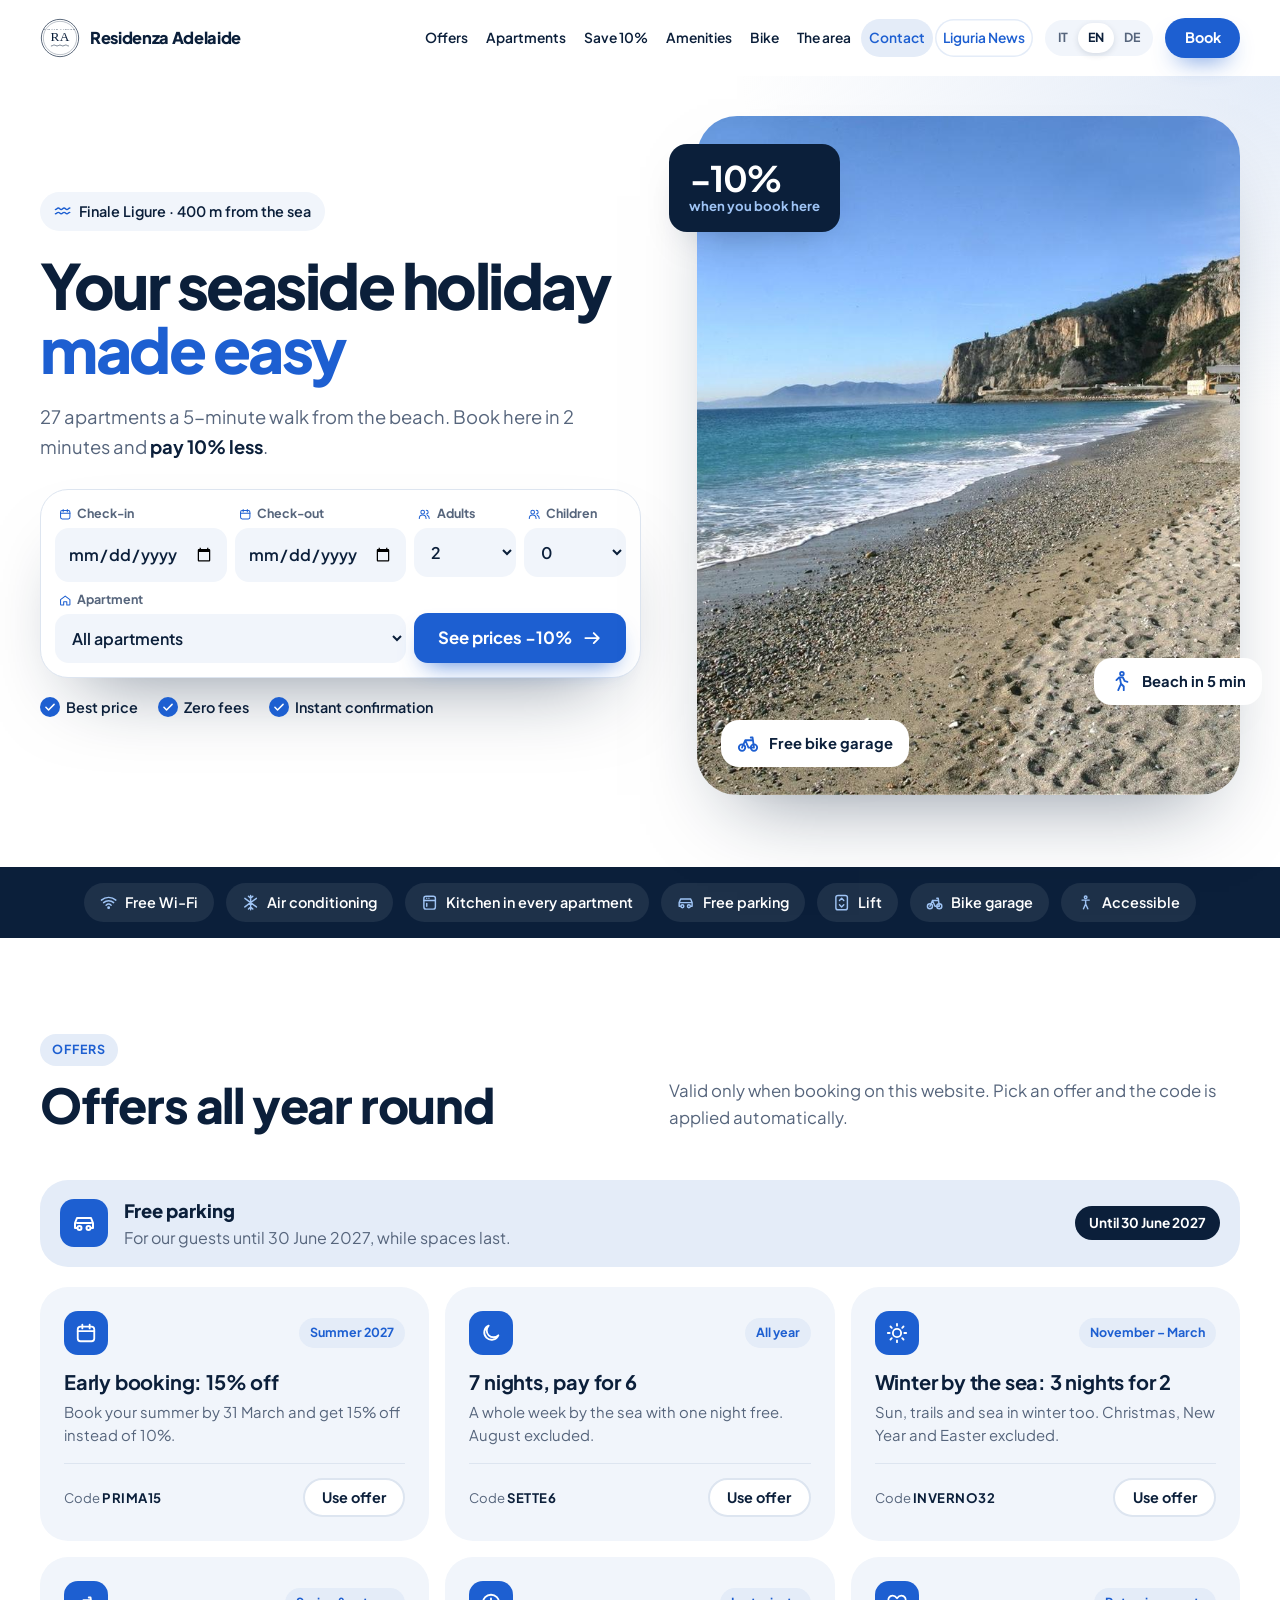
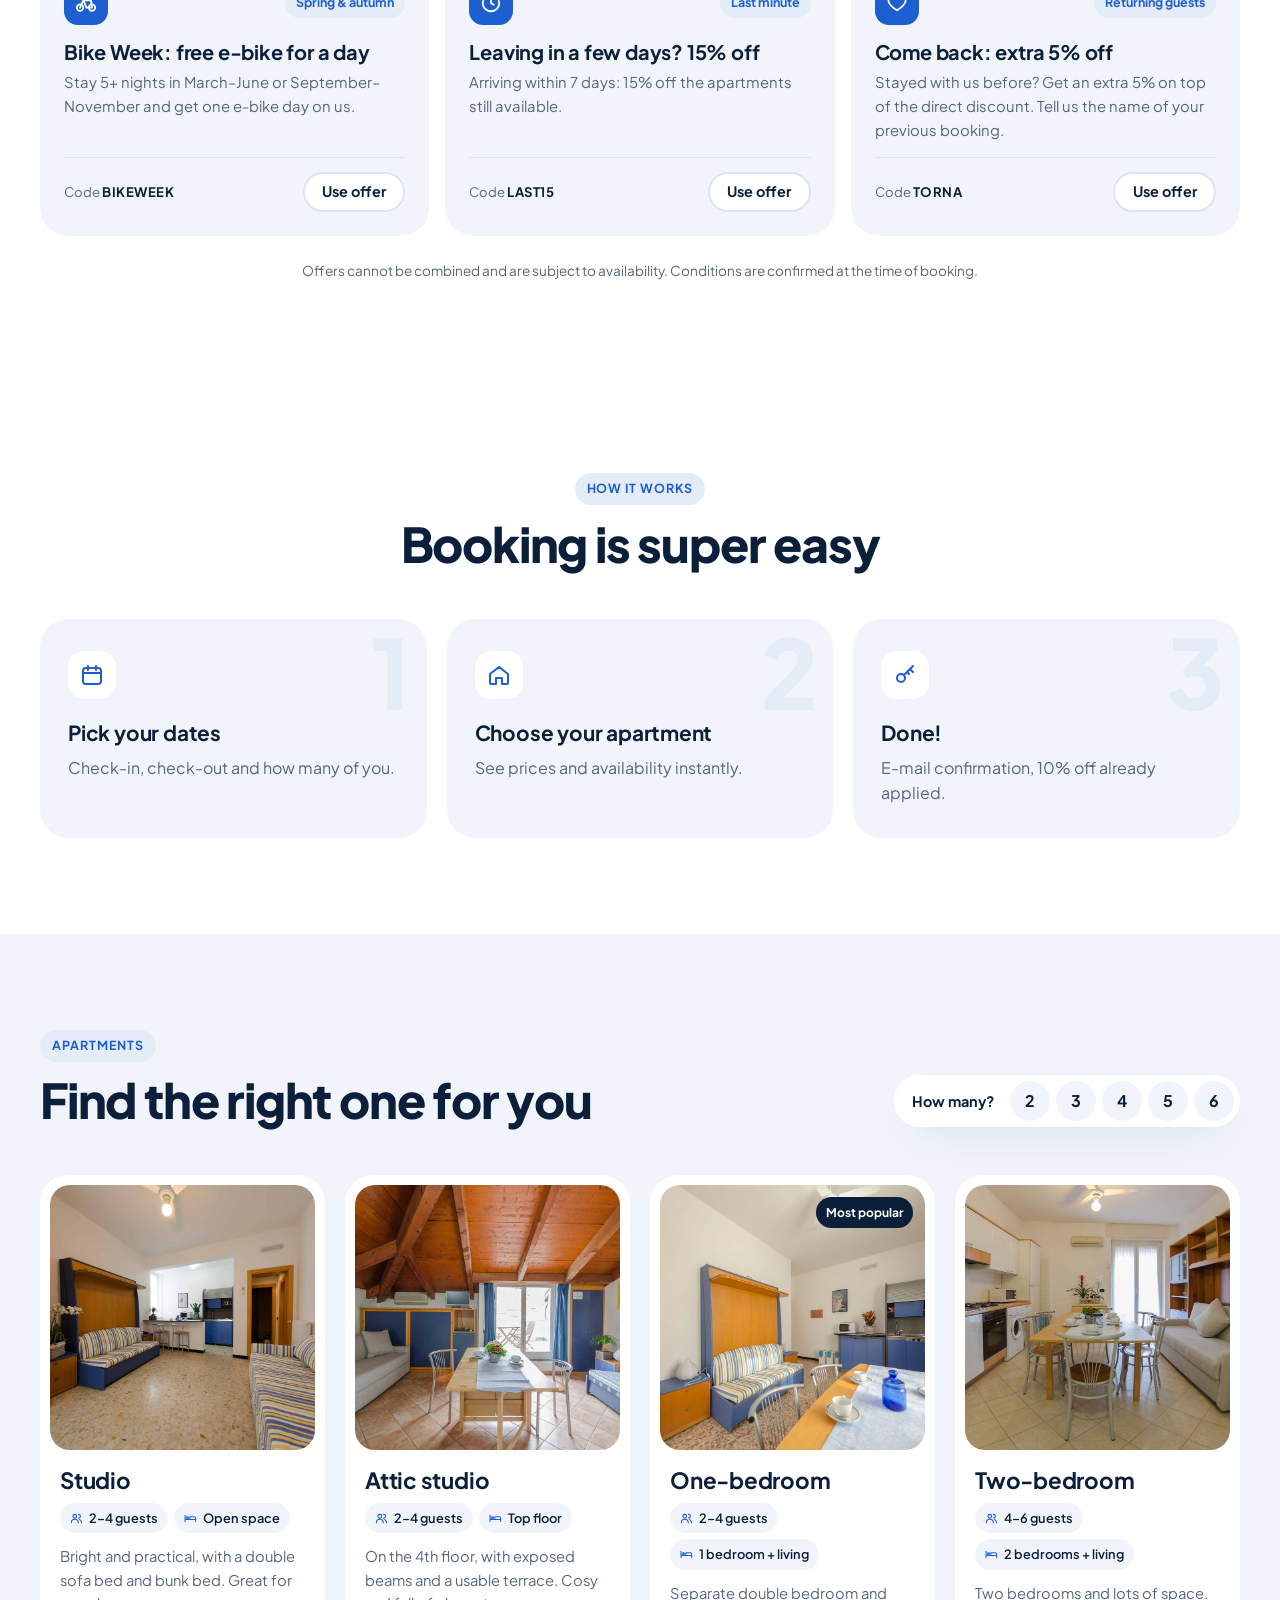
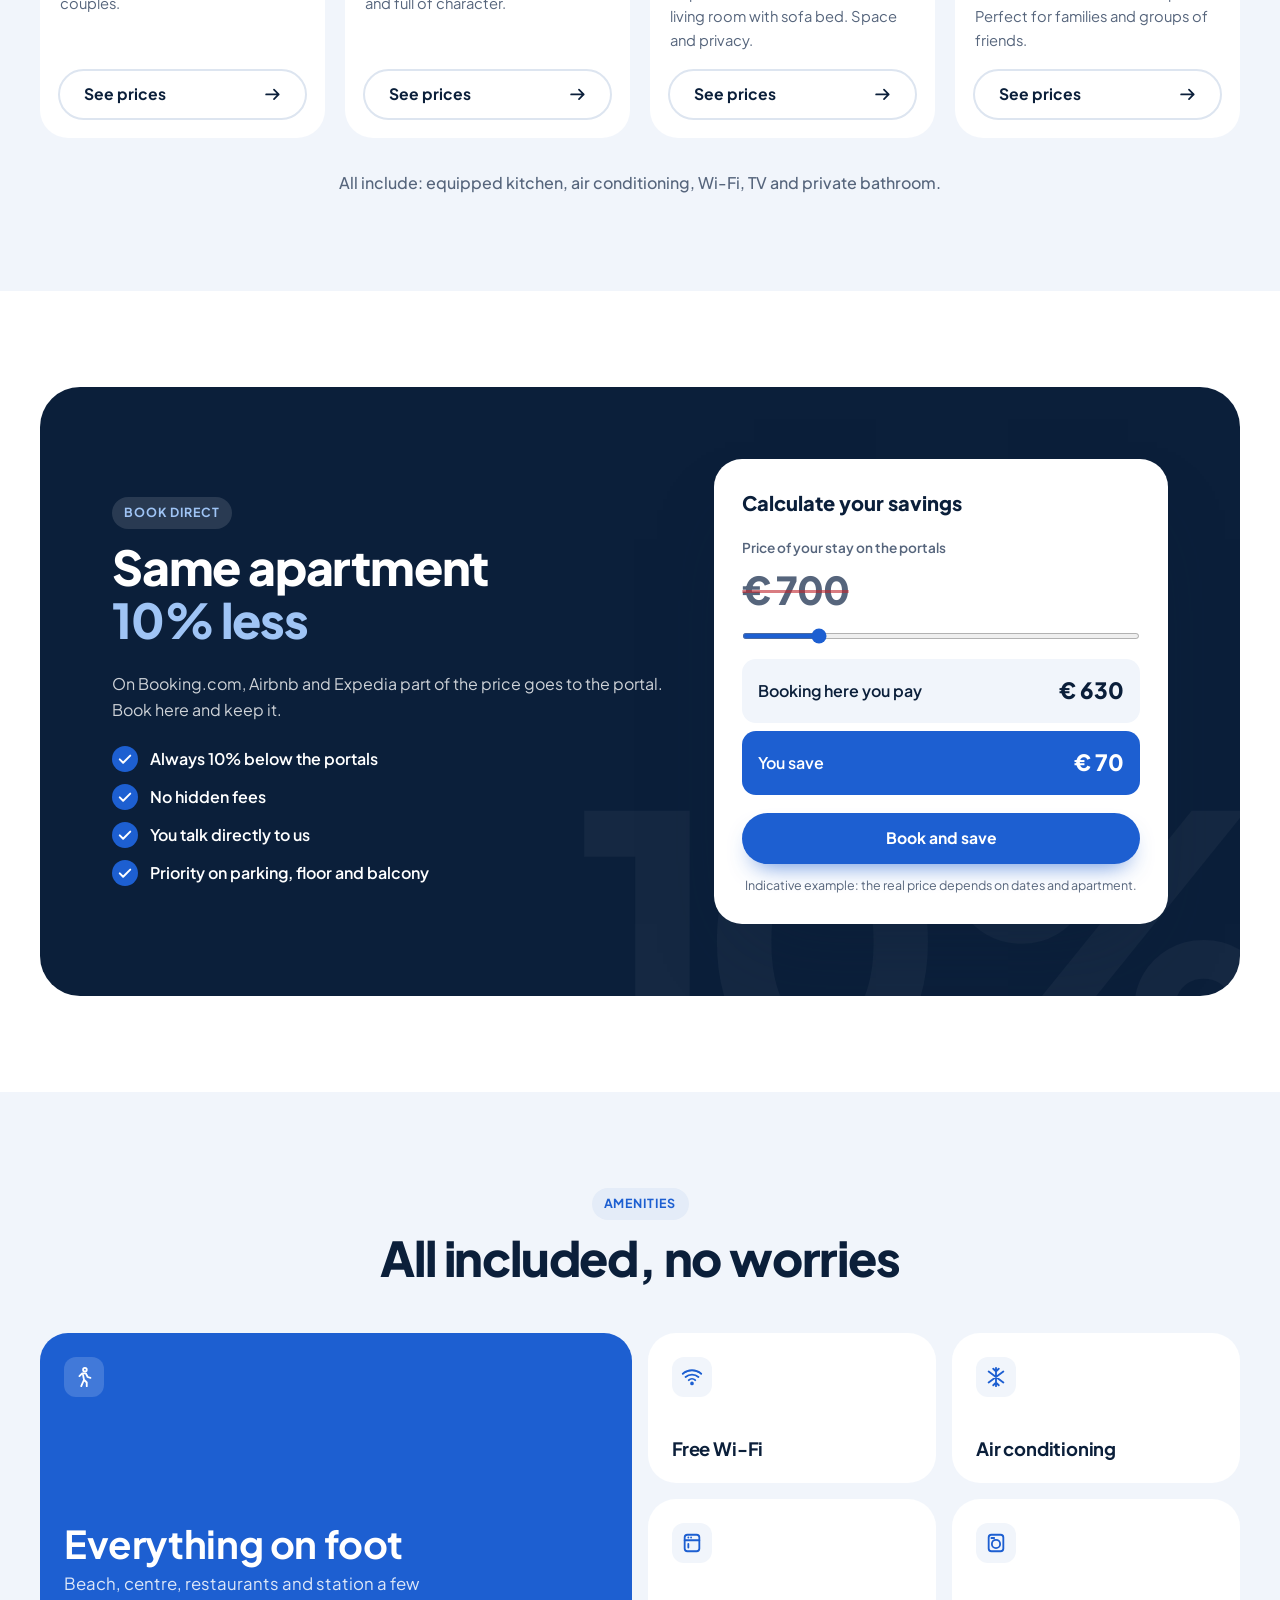
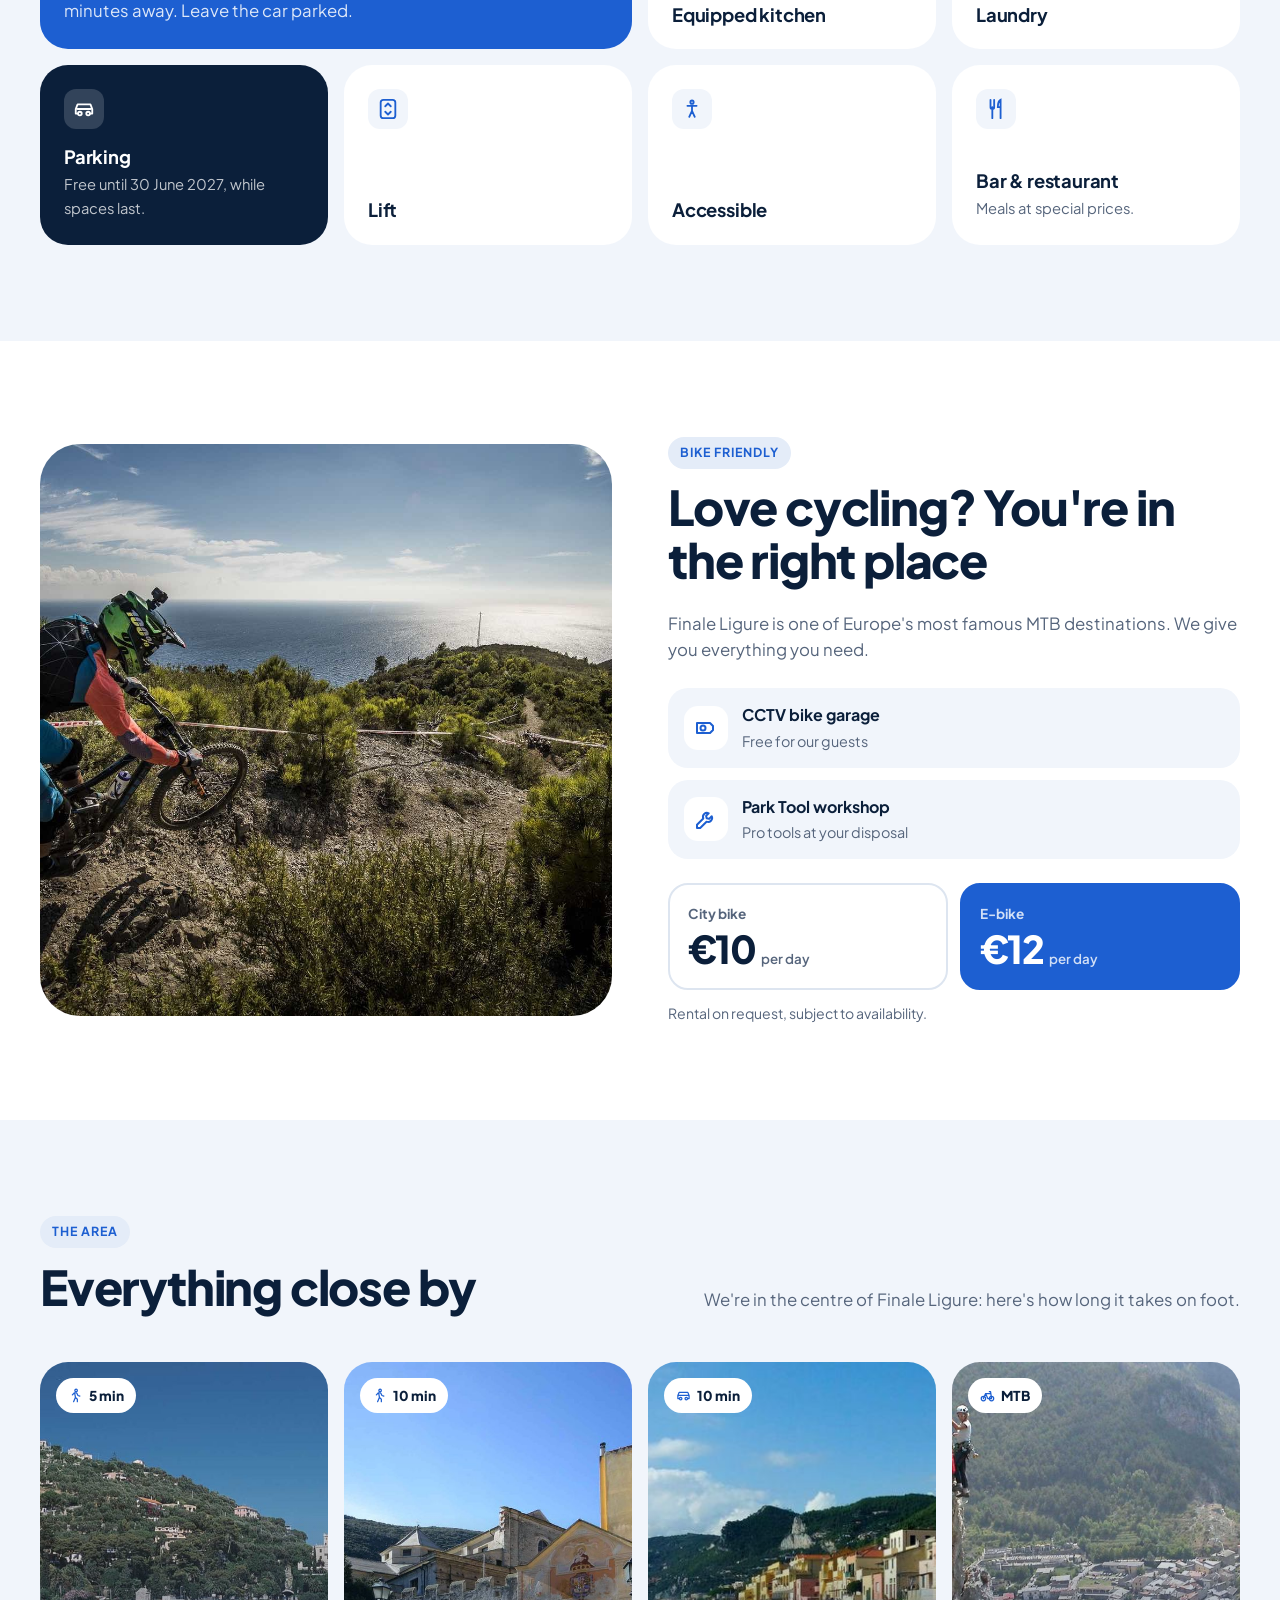
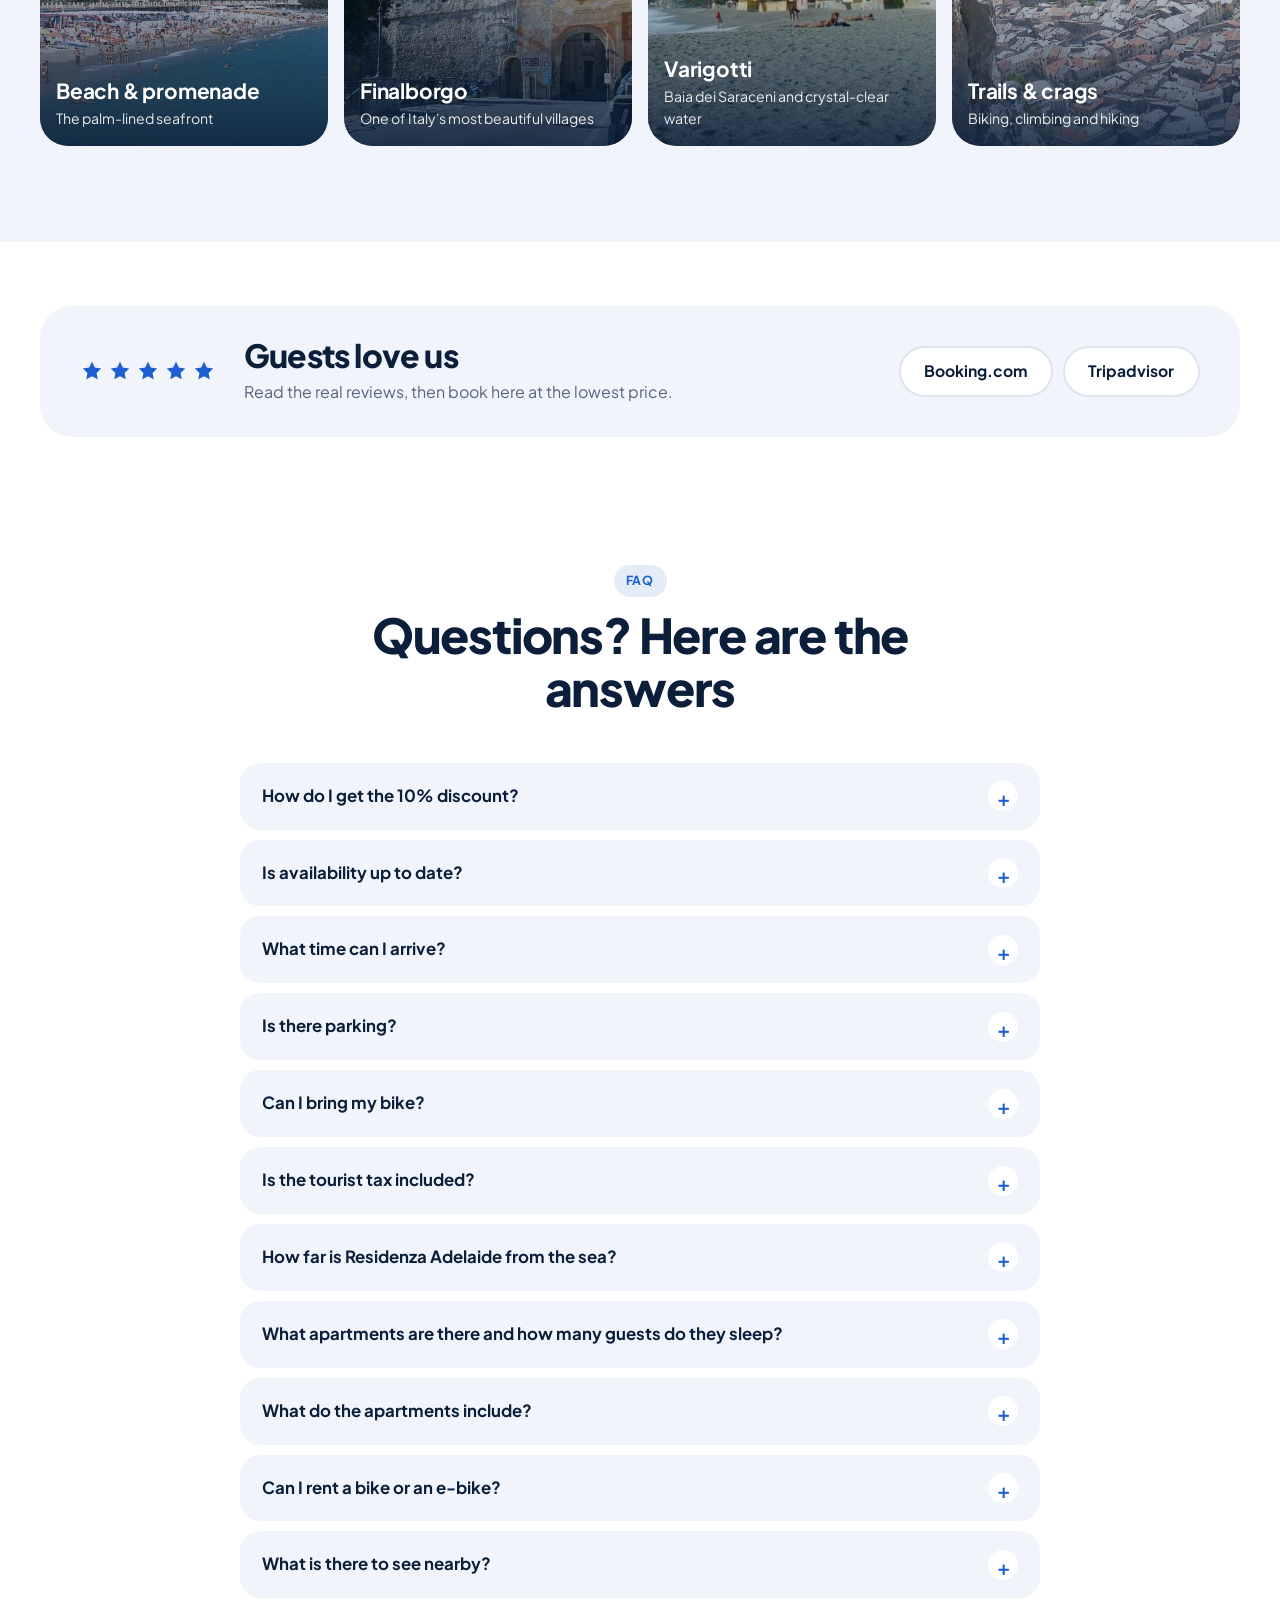
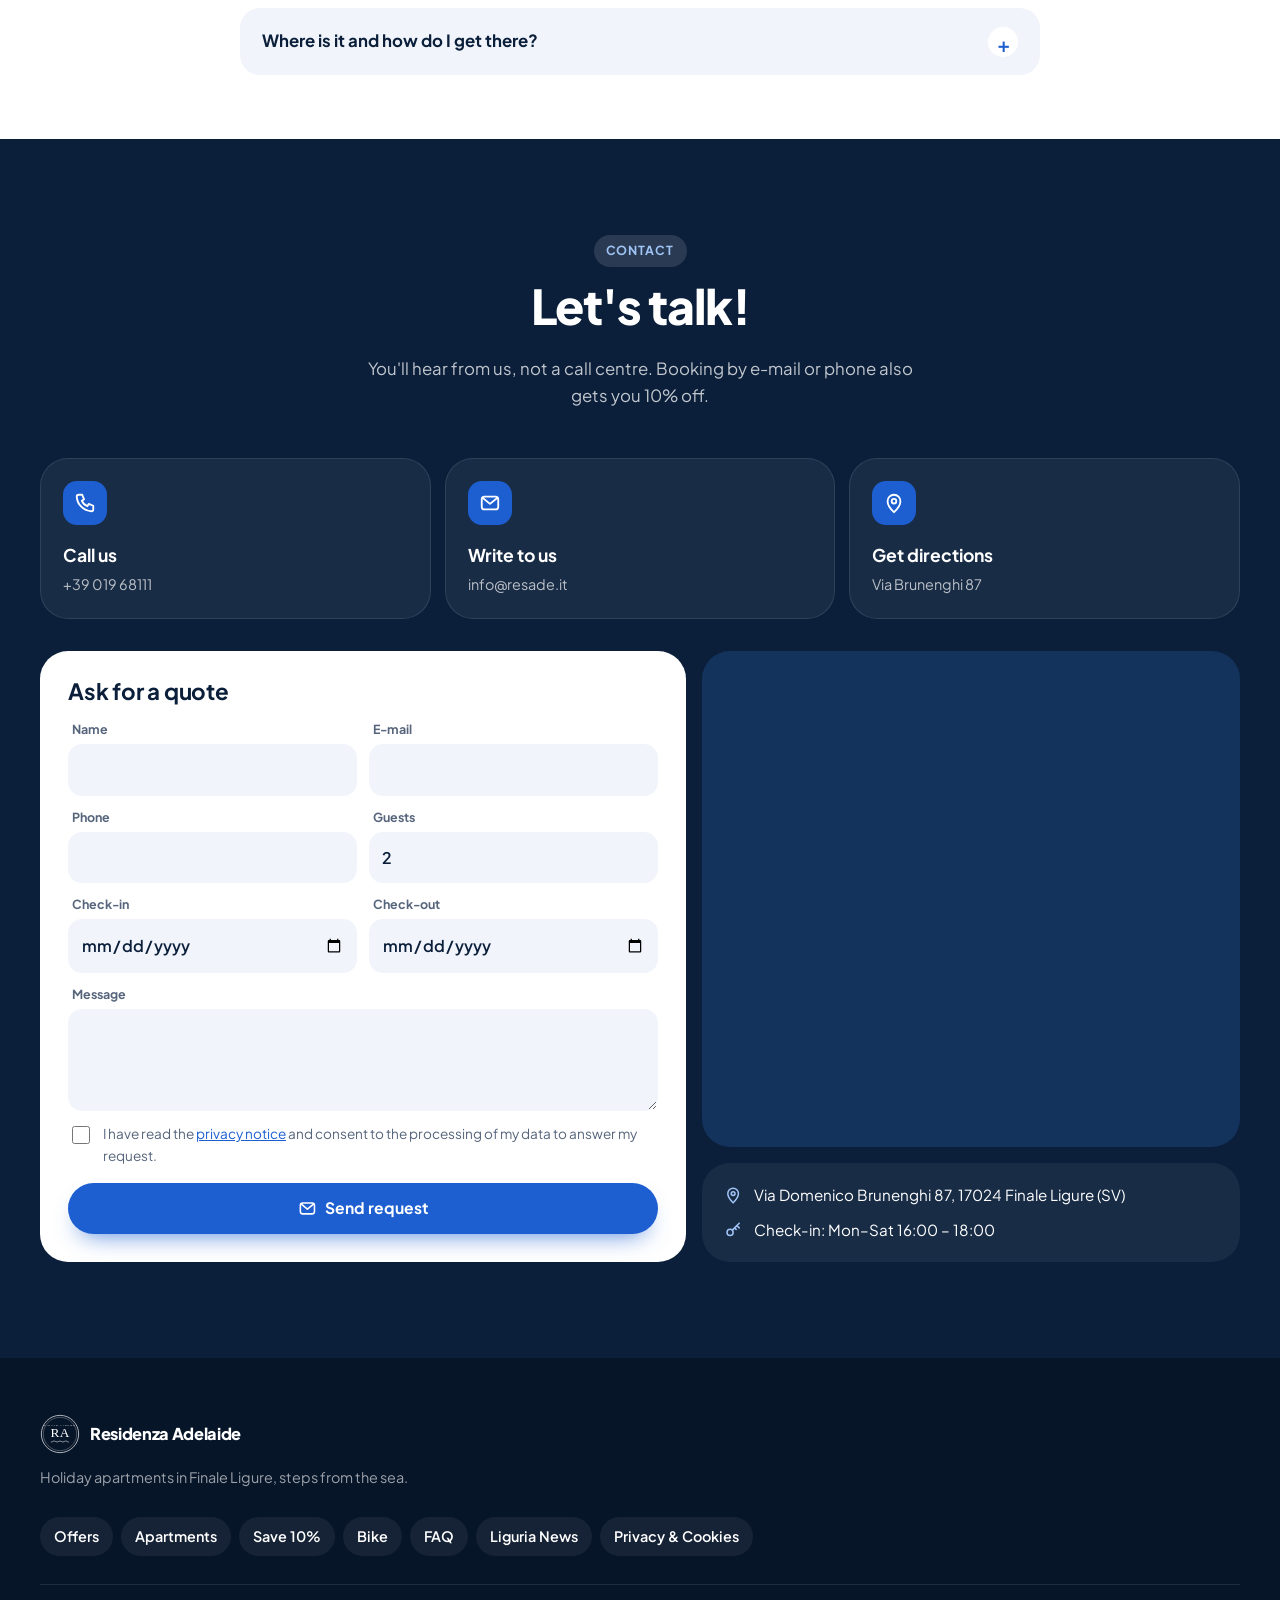
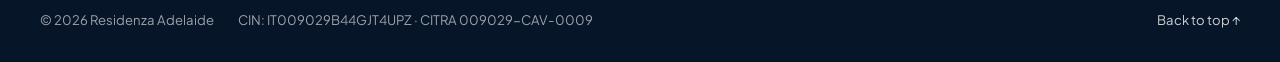
<file: en/index.html>
<!DOCTYPE html>

<html lang="en">
<head>
<meta charset="utf-8"/>
<meta content="width=device-width, initial-scale=1" name="viewport"/>
<title>Residenza Adelaide – Holiday Apartments in Finale Ligure | Book direct -10%</title>
<meta content="Residenza Adelaide: 27 holiday apartments in Finale Ligure, a 5-minute walk from the beach. Bike garage, e-bike rental and parking. Book on the official website and pay 10% less." name="description"/>
<meta content="index, follow, max-image-preview:large, max-snippet:-1" name="robots"/>
<meta content="#0b1f3a" name="theme-color"/>
<link href="https://www.resade.it/en/" rel="canonical"/>
<link href="https://www.resade.it/" hreflang="it" rel="alternate"/>
<link href="https://www.resade.it/en/" hreflang="en" rel="alternate"/>
<link href="https://www.resade.it/de/" hreflang="de" rel="alternate"/>
<link href="https://www.resade.it/" hreflang="x-default" rel="alternate"/>
<link href="/favicon.svg" rel="icon" type="image/svg+xml"/>
<link href="/site.webmanifest" rel="manifest"/>
<meta content="website" property="og:type"/>
<meta content="Residenza Adelaide" property="og:site_name"/>
<meta content="en_GB" property="og:locale"/>
  <meta content="de_DE" property="og:locale:alternate"/>
  <meta content="it_IT" property="og:locale:alternate"/>
<meta content="Residenza Adelaide – Finale Ligure | -10% when you book direct" property="og:title"/>
<meta content="Apartments 5 minutes from the sea, bike garage and e-bike rental. Book on the official website and save 10%." property="og:description"/>
<meta content="https://www.resade.it/en/" property="og:url"/>
<meta content="https://www.resade.it/assets/img/og-cover.jpg" property="og:image"/>
<meta content="1200" property="og:image:width"/>
<meta content="630" property="og:image:height"/>
<meta content="summary_large_image" name="twitter:card"/>
<link as="image" fetchpriority="high" href="/assets/img/hero.jpg" rel="preload"/>
<link href="https://fonts.googleapis.com" rel="preconnect"/>
<link crossorigin="" href="https://fonts.gstatic.com" rel="preconnect"/>
<link href="https://fonts.googleapis.com/css2?family=Plus+Jakarta+Sans:wght@400;500;600;700;800&amp;display=swap" rel="stylesheet"/>
<link href="/assets/css/style.css" rel="stylesheet"/>
<script id="ld-json" type="application/ld+json">
{
  "@context": "https://schema.org",
  "@graph": [
    {
      "@type": "WebSite",
      "@id": "https://www.resade.it/#website",
      "url": "https://www.resade.it/",
      "name": "Residenza Adelaide",
      "inLanguage": [
        "it",
        "en",
        "de"
      ],
      "publisher": {
        "@id": "https://www.resade.it/#lodging"
      }
    },
    {
      "@type": "LodgingBusiness",
      "@id": "https://www.resade.it/#lodging",
      "name": "Residenza Adelaide",
      "alternateName": "Resade",
      "url": "https://www.resade.it/en/",
      "description": "Residenza Adelaide has 27 holiday apartments in the centre of Finale Ligure (Liguria, Italy), 400 metres from the sea. Studios, attics, one- and two-bedroom apartments for 2 to 6 guests with kitchen, air conditioning and Wi-Fi; CCTV bike garage, workshop and bike and e-bike rental. Booking on the official website costs 10% less.",
      "logo": "https://www.resade.it/assets/img/logo.svg",
      "image": [
        "https://www.resade.it/assets/img/og-cover.jpg",
        "https://www.resade.it/assets/img/hero.jpg",
        "https://www.resade.it/assets/img/monolocale.jpg",
        "https://www.resade.it/assets/img/mansarda.jpg",
        "https://www.resade.it/assets/img/bilocale.jpg",
        "https://www.resade.it/assets/img/trilocale.jpg"
      ],
      "email": "info@resade.it",
      "telephone": "+39 019 68111",
      "address": {
        "@type": "PostalAddress",
        "streetAddress": "Via Domenico Brunenghi 87",
        "postalCode": "17024",
        "addressLocality": "Finale Ligure",
        "addressRegion": "SV",
        "addressCountry": "IT"
      },
      "geo": {
        "@type": "GeoCoordinates",
        "latitude": 44.17037,
        "longitude": 8.33847
      },
      "hasMap": "https://www.google.com/maps/search/?api=1&query=Residenza+Adelaide+Via+Domenico+Brunenghi+87+Finale+Ligure",
      "sameAs": [
        "https://www.booking.com/hotel/it/residenza-adelaide.html",
        "https://www.tripadvisor.com/Hotel_Review-g194761-d1488235-Reviews-Residenza_Adelaide-Finale_Ligure_Italian_Riviera_Liguria.html"
      ],
      "numberOfRooms": 27,
      "checkinTime": "16:00",
      "priceRange": "€€",
      "currenciesAccepted": "EUR",
      "availableLanguage": [
        "it",
        "en",
        "de"
      ],
      "amenityFeature": [
        {
          "@type": "LocationFeatureSpecification",
          "name": "Free Wi-Fi",
          "value": true
        },
        {
          "@type": "LocationFeatureSpecification",
          "name": "Air conditioning",
          "value": true
        },
        {
          "@type": "LocationFeatureSpecification",
          "name": "Kitchen in every apartment",
          "value": true
        },
        {
          "@type": "LocationFeatureSpecification",
          "name": "Lift",
          "value": true
        },
        {
          "@type": "LocationFeatureSpecification",
          "name": "Accessible",
          "value": true
        },
        {
          "@type": "LocationFeatureSpecification",
          "name": "CCTV bike garage",
          "value": true
        },
        {
          "@type": "LocationFeatureSpecification",
          "name": "Bike workshop",
          "value": true
        },
        {
          "@type": "LocationFeatureSpecification",
          "name": "Bike and e-bike rental",
          "value": true
        },
        {
          "@type": "LocationFeatureSpecification",
          "name": "Parking",
          "value": true
        }
      ],
      "containsPlace": [
        {
          "@type": "Accommodation",
          "name": "Studio apartment",
          "image": "https://www.resade.it/assets/img/monolocale.jpg",
          "occupancy": {
            "@type": "QuantitativeValue",
            "minValue": 2,
            "maxValue": 4
          },
          "numberOfRooms": 1
        },
        {
          "@type": "Accommodation",
          "name": "Attic with terrace",
          "image": "https://www.resade.it/assets/img/mansarda.jpg",
          "occupancy": {
            "@type": "QuantitativeValue",
            "minValue": 2,
            "maxValue": 4
          },
          "numberOfRooms": 1
        },
        {
          "@type": "Accommodation",
          "name": "One-bedroom apartment",
          "image": "https://www.resade.it/assets/img/bilocale.jpg",
          "occupancy": {
            "@type": "QuantitativeValue",
            "minValue": 2,
            "maxValue": 4
          },
          "numberOfRooms": 2
        },
        {
          "@type": "Accommodation",
          "name": "Two-bedroom apartment",
          "image": "https://www.resade.it/assets/img/trilocale.jpg",
          "occupancy": {
            "@type": "QuantitativeValue",
            "minValue": 4,
            "maxValue": 6
          },
          "numberOfRooms": 3
        }
      ],
      "identifier": [
        {
          "@type": "PropertyValue",
          "propertyID": "CIN / CITRA",
          "value": "IT009029B44GJT4UPZ · CITRA 009029-CAV-0009"
        }
      ]
    },
    {
      "@type": "WebPage",
      "@id": "https://www.resade.it/en/#webpage",
      "url": "https://www.resade.it/en/",
      "name": "Residenza Adelaide – Holiday Apartments in Finale Ligure | Book direct -10%",
      "description": "Residenza Adelaide: 27 holiday apartments in Finale Ligure, a 5-minute walk from the beach. Bike garage, e-bike rental and parking. Book on the official website and pay 10% less.",
      "inLanguage": "en",
      "isPartOf": {
        "@id": "https://www.resade.it/#website"
      },
      "about": {
        "@id": "https://www.resade.it/#lodging"
      },
      "primaryImageOfPage": "https://www.resade.it/assets/img/og-cover.jpg"
    },
    {
      "@type": "FAQPage",
      "@id": "https://www.resade.it/en/#faq",
      "inLanguage": "en",
      "mainEntity": [
        {
          "@type": "Question",
          "name": "How do I get the 10% discount?",
          "acceptedAnswer": {
            "@type": "Answer",
            "text": "Just book on this website (or write/call us). The discount is already applied to the prices you see: no code needed."
          }
        },
        {
          "@type": "Question",
          "name": "Is availability up to date?",
          "acceptedAnswer": {
            "@type": "Answer",
            "text": "Yes, in real time. Our calendar is connected to every portal, so no double bookings."
          }
        },
        {
          "@type": "Question",
          "name": "What time can I arrive?",
          "acceptedAnswer": {
            "@type": "Answer",
            "text": "The check-in office (Via Brunenghi 87) is open Monday to Saturday, 4 pm to 6 pm. Arriving at another time or on Sunday? Write to us first and we'll arrange it."
          }
        },
        {
          "@type": "Question",
          "name": "Is there parking?",
          "acceptedAnswer": {
            "@type": "Answer",
            "text": "Yes, on request and for a fee (limited spaces). Ask when you book."
          }
        },
        {
          "@type": "Question",
          "name": "Can I bring my bike?",
          "acceptedAnswer": {
            "@type": "Answer",
            "text": "Of course! The CCTV garage is free and there's a workshop too. No bike? Rent one from us."
          }
        },
        {
          "@type": "Question",
          "name": "Is the tourist tax included?",
          "acceptedAnswer": {
            "@type": "Answer",
            "text": "No, it's paid on site according to the Finale Ligure municipal rates."
          }
        },
        {
          "@type": "Question",
          "name": "How far is Residenza Adelaide from the sea?",
          "acceptedAnswer": {
            "@type": "Answer",
            "text": "About 400 metres: a 5-minute walk to the beach and the Finale Ligure seafront."
          }
        },
        {
          "@type": "Question",
          "name": "What apartments are there and how many guests do they sleep?",
          "acceptedAnswer": {
            "@type": "Answer",
            "text": "27 apartments: studios (2–4 guests), 4th-floor attics with a terrace (2–4), one-bedroom apartments (2–4) and two-bedroom apartments (4–6)."
          }
        },
        {
          "@type": "Question",
          "name": "What do the apartments include?",
          "acceptedAnswer": {
            "@type": "Answer",
            "text": "Every apartment has an equipped kitchen, air conditioning, free Wi-Fi, TV and a private bathroom. The building has a lift and is accessible."
          }
        },
        {
          "@type": "Question",
          "name": "Can I rent a bike or an e-bike?",
          "acceptedAnswer": {
            "@type": "Answer",
            "text": "Yes, on request and while available: city bikes €10 a day, e-bikes €12 a day. Guests' own bikes go in a free CCTV garage with a Park Tool workshop."
          }
        },
        {
          "@type": "Question",
          "name": "What is there to see nearby?",
          "acceptedAnswer": {
            "@type": "Answer",
            "text": "Finalborgo, one of the most beautiful villages in Italy, is a 10-minute walk away; Varigotti and the Baia dei Saraceni are 10 minutes by car. Finale Ligure is one of Europe's best-known destinations for mountain biking, climbing and hiking."
          }
        },
        {
          "@type": "Question",
          "name": "Where is it and how do I get there?",
          "acceptedAnswer": {
            "@type": "Answer",
            "text": "Via Domenico Brunenghi 87, 17024 Finale Ligure (SV), in the town centre. By car: Finale Ligure exit on the A10 motorway. By train: Finale Ligure Marina station."
          }
        }
      ]
    }
  ]
}
  </script>
</head>
<body>
<a class="skip" data-i18n="skip" href="#main">Skip to content</a>
<svg aria-hidden="true" height="0" style="position:absolute" width="0">
<defs>
<symbol id="i-wave" viewbox="0 0 24 24"><path d="M2 9c2 0 2-2 4-2s2 2 4 2 2-2 4-2 2 2 4 2 2-2 4-2M2 15c2 0 2-2 4-2s2 2 4 2 2-2 4-2 2 2 4 2 2-2 4-2" fill="none" stroke="currentColor" stroke-linecap="round" stroke-width="2"></path></symbol>
<symbol id="i-wifi" viewbox="0 0 24 24"><g fill="none" stroke="currentColor" stroke-linecap="round" stroke-width="2"><path d="M2 8.5a15 15 0 0 1 20 0M5 12a10.5 10.5 0 0 1 14 0M8.5 15.5a5 5 0 0 1 7 0"></path><circle cx="12" cy="19" fill="currentColor" r="1"></circle></g></symbol>
<symbol id="i-snow" viewbox="0 0 24 24"><path d="M12 2v20M4 6l16 12M20 6 4 18M9 3l3 3 3-3M9 21l3-3 3 3" fill="none" stroke="currentColor" stroke-linecap="round" stroke-width="2"></path></symbol>
<symbol id="i-car" viewbox="0 0 24 24"><g fill="none" stroke="currentColor" stroke-linecap="round" stroke-linejoin="round" stroke-width="2"><path d="M5 17H3v-5l2-5h14l2 5v5h-2M5 12h14"></path><circle cx="7.5" cy="17" r="2"></circle><circle cx="16.5" cy="17" r="2"></circle></g></symbol>
<symbol id="i-kitchen" viewbox="0 0 24 24"><g fill="none" stroke="currentColor" stroke-linecap="round" stroke-width="2"><rect height="18" rx="3" width="16" x="4" y="3"></rect><path d="M4 9h16M8 6h.01M11 6h.01M8 13v4"></path></g></symbol>
<symbol id="i-wash" viewbox="0 0 24 24"><g fill="none" stroke="currentColor" stroke-width="2"><rect height="18" rx="3" width="16" x="4" y="3"></rect><circle cx="12" cy="13" r="4.5"></circle><path d="M7 6.5h3" stroke-linecap="round"></path></g></symbol>
<symbol id="i-lift" viewbox="0 0 24 24"><g fill="none" stroke="currentColor" stroke-linecap="round" stroke-linejoin="round" stroke-width="2"><rect height="20" rx="3" width="16" x="4" y="2"></rect><path d="m9 9 3-3 3 3M9 15l3 3 3-3"></path></g></symbol>
<symbol id="i-access" viewbox="0 0 24 24"><g fill="none" stroke="currentColor" stroke-linecap="round" stroke-linejoin="round" stroke-width="2"><circle cx="12" cy="4.5" r="1.8"></circle><path d="M7 8.5h10M12 8.5V14l-3 6.5M12 14l3 6.5"></path></g></symbol>
<symbol id="i-food" viewbox="0 0 24 24"><g fill="none" stroke="currentColor" stroke-linecap="round" stroke-width="2"><path d="M6 2v8a2 2 0 0 0 4 0V2M8 10v12M17 22V2c-2 1-3 4-3 8h3"></path></g></symbol>
<symbol id="i-bike" viewbox="0 0 24 24"><g fill="none" stroke="currentColor" stroke-linecap="round" stroke-linejoin="round" stroke-width="2"><circle cx="5.5" cy="17" r="3.5"></circle><circle cx="18.5" cy="17" r="3.5"></circle><path d="M15 6h2l1.5 11M5.5 17 9 9h7M9 9l3.5 8h6"></path></g></symbol>
<symbol id="i-tool" viewbox="0 0 24 24"><path d="M14.7 6.3a4 4 0 0 0-5.4 5.2L3 17.8V21h3.2l6.3-6.3a4 4 0 0 0 5.2-5.4l-2.6 2.6-2.4-.6-.6-2.4z" fill="none" stroke="currentColor" stroke-linejoin="round" stroke-width="2"></path></symbol>
<symbol id="i-cam" viewbox="0 0 24 24"><g fill="none" stroke="currentColor" stroke-linejoin="round" stroke-width="2"><path d="M3 7h13l3 3v4l-3 3H3z"></path><circle cx="9" cy="12" r="2.5"></circle></g></symbol>
<symbol id="i-pin" viewbox="0 0 24 24"><g fill="none" stroke="currentColor" stroke-width="2"><path d="M12 22s7-6.5 7-12a7 7 0 1 0-14 0c0 5.5 7 12 7 12z"></path><circle cx="12" cy="10" r="2.5"></circle></g></symbol>
<symbol id="i-walk" viewbox="0 0 24 24"><g fill="none" stroke="currentColor" stroke-linecap="round" stroke-linejoin="round" stroke-width="2"><circle cx="13" cy="4" r="2"></circle><path d="m9 22 3-7 3 3v4M7 11l3-3h4l2 4 3 1M12 15l-1-5"></path></g></symbol>
<symbol id="i-phone" viewbox="0 0 24 24"><path d="M5 3h4l2 5-2.5 1.5a11 11 0 0 0 6 6L16 13l5 2v4a2 2 0 0 1-2 2A17 17 0 0 1 3 5a2 2 0 0 1 2-2z" fill="none" stroke="currentColor" stroke-linejoin="round" stroke-width="2"></path></symbol>
<symbol id="i-mail" viewbox="0 0 24 24"><g fill="none" stroke="currentColor" stroke-linejoin="round" stroke-width="2"><rect height="14" rx="3" width="18" x="3" y="5"></rect><path d="m3.5 6 8.5 7 8.5-7"></path></g></symbol>
<symbol id="i-wa" viewbox="0 0 24 24"><path d="M12 2a10 10 0 0 0-8.6 15.1L2 22l5-1.3A10 10 0 1 0 12 2zm0 18.2a8.2 8.2 0 0 1-4.2-1.2l-.3-.2-3 .8.8-2.9-.2-.3A8.2 8.2 0 1 1 12 20.2zm4.5-6.1c-.2-.1-1.5-.7-1.7-.8s-.4-.1-.6.1-.7.8-.8 1-.3.2-.5.1a6.7 6.7 0 0 1-3.3-2.9c-.3-.4.3-.4.8-1.3.1-.2 0-.3 0-.4l-.8-1.8c-.2-.5-.4-.4-.6-.4h-.5a1 1 0 0 0-.7.3 3 3 0 0 0-.9 2.2 5.2 5.2 0 0 0 1.1 2.7 11.8 11.8 0 0 0 4.5 4c1.7.7 2.4.8 3.2.6a2.8 2.8 0 0 0 1.8-1.3 2.3 2.3 0 0 0 .2-1.3c-.1-.1-.3-.2-.5-.3z" fill="currentColor"></path></symbol>
<symbol id="i-star" viewbox="0 0 24 24"><path d="m12 2.8 2.8 5.8 6.4.9-4.6 4.5 1.1 6.3L12 17.3l-5.7 3 1.1-6.3-4.6-4.5 6.4-.9z" fill="currentColor"></path></symbol>
<symbol id="i-arrow" viewbox="0 0 24 24"><path d="M4 12h16m-6-6 6 6-6 6" fill="none" stroke="currentColor" stroke-linecap="round" stroke-linejoin="round" stroke-width="2.2"></path></symbol>
<symbol id="i-check" viewbox="0 0 24 24"><path d="m5 12.5 4.5 4.5L19 7.5" fill="none" stroke="currentColor" stroke-linecap="round" stroke-linejoin="round" stroke-width="2.6"></path></symbol>
<symbol id="i-user" viewbox="0 0 24 24"><g fill="none" stroke="currentColor" stroke-linecap="round" stroke-width="2"><circle cx="9" cy="8" r="3.5"></circle><path d="M2.5 20a6.5 6.5 0 0 1 13 0M16 4.5a3.5 3.5 0 0 1 0 7M18 14a6.5 6.5 0 0 1 3.5 6"></path></g></symbol>
<symbol id="i-bed" viewbox="0 0 24 24"><g fill="none" stroke="currentColor" stroke-linecap="round" stroke-linejoin="round" stroke-width="2"><path d="M2 18V6M2 14h20v4M22 14v-2a3 3 0 0 0-3-3h-8v5"></path><circle cx="6.5" cy="11" r="1.8"></circle></g></symbol>
<symbol id="i-calendar" viewbox="0 0 24 24"><g fill="none" stroke="currentColor" stroke-linecap="round" stroke-width="2"><rect height="16" rx="3" width="18" x="3" y="5"></rect><path d="M3 10h18M8 3v4M16 3v4"></path></g></symbol>
<symbol id="i-home" viewbox="0 0 24 24"><path d="M3 11 12 4l9 7v9a1 1 0 0 1-1 1h-5v-6H9v6H4a1 1 0 0 1-1-1z" fill="none" stroke="currentColor" stroke-linejoin="round" stroke-width="2"></path></symbol>
<symbol id="i-key" viewbox="0 0 24 24"><g fill="none" stroke="currentColor" stroke-linecap="round" stroke-width="2"><circle cx="8" cy="15" r="4"></circle><path d="m11 12 9-9M17 6l3 3M14 9l2 2"></path></g></symbol>
<symbol id="i-tag" viewbox="0 0 24 24"><g fill="none" stroke="currentColor" stroke-linejoin="round" stroke-width="2"><path d="M3 12V3h9l9 9-9 9z"></path><circle cx="7.5" cy="7.5" r="1.5"></circle></g></symbol>
<symbol id="i-moon" viewbox="0 0 24 24"><path d="M20 14.5A8 8 0 1 1 9.5 4a6.5 6.5 0 0 0 10.5 10.5z" fill="none" stroke="currentColor" stroke-linejoin="round" stroke-width="2"></path></symbol>
<symbol id="i-sun" viewbox="0 0 24 24"><g fill="none" stroke="currentColor" stroke-linecap="round" stroke-width="2"><circle cx="12" cy="12" r="4.5"></circle><path d="M12 2v2M12 20v2M2 12h2M20 12h2M4.9 4.9l1.4 1.4M17.7 17.7l1.4 1.4M4.9 19.1l1.4-1.4M17.7 6.3l1.4-1.4"></path></g></symbol>
<symbol id="i-clock" viewbox="0 0 24 24"><g fill="none" stroke="currentColor" stroke-linecap="round" stroke-width="2"><circle cx="12" cy="12" r="9"></circle><path d="M12 7v5l3 2"></path></g></symbol>
<symbol id="i-heart" viewbox="0 0 24 24"><path d="M12 20s-7.5-4.6-9.2-9.3C1.6 7.4 3.8 4 7.2 4c2 0 3.5 1.1 4.8 2.8C13.3 5.1 14.8 4 16.8 4c3.4 0 5.6 3.4 4.4 6.7C19.5 15.4 12 20 12 20z" fill="none" stroke="currentColor" stroke-linejoin="round" stroke-width="2"></path></symbol>
<symbol id="i-trophy" viewbox="0 0 24 24"><g fill="none" stroke="currentColor" stroke-linecap="round" stroke-linejoin="round" stroke-width="2"><path d="M8 21h8M12 17v4M7 4h10v5a5 5 0 0 1-10 0z"></path><path d="M7 6H4v1a3 3 0 0 0 3 3M17 6h3v1a3 3 0 0 1-3 3"></path></g></symbol>
<symbol id="i-x" viewbox="0 0 24 24"><path d="M6 6l12 12M18 6 6 18" fill="none" stroke="currentColor" stroke-linecap="round" stroke-width="2.2"></path></symbol>
<symbol id="i-menu" viewbox="0 0 24 24"><path d="M4 7h16M4 12h16M4 17h10" fill="none" stroke="currentColor" stroke-linecap="round" stroke-width="2.2"></path></symbol>
</defs>
</svg>
<!-- EVENT BAR (riempita da main.js con l'offerta in evidenza) -->
<a class="eventbar" hidden="" href="#offerte" id="eventbar">
<svg class="ic"><use href="#i-trophy"></use></svg>
<span class="eventbar__text"></span>
<span class="eventbar__count"></span>
<span class="eventbar__cta" data-i18n="off.barCta">See the offer →</span>
</a>
<!-- HEADER -->
<header class="header" id="top">
<div class="container header__in">
<a aria-label="Residenza Adelaide – home" class="brand" href="/en/">
<img alt="" class="brand__logo" height="40" src="/assets/img/logo.svg" width="40"/>
<span class="brand__name">Residenza Adelaide</span>
</a>
<nav aria-label="Main menu" class="nav" id="nav">
<a data-i18n="nav.offers" href="#offerte">Offers</a>
<a data-i18n="nav.apartments" href="#appartamenti">Apartments</a>
<a data-i18n="nav.save" href="#risparmia">Save 10%</a>
<a data-i18n="nav.services" href="#servizi">Amenities</a>
<a data-i18n="nav.bike" href="#bike">Bike</a>
<a data-i18n="nav.area" href="#zona">The area</a>
<a data-i18n="nav.contact" href="#contatti">Contact</a>
<a class="nav__news" href="/liguria-news/">Liguria News</a>
</nav>
<div class="header__actions">
<div aria-label="Lingua / Language" class="lang" role="group">
<a data-lang="it" href="/" hreflang="it" lang="it">IT</a>
<a aria-current="true" data-lang="en" href="/en/" hreflang="en" lang="en">EN</a>
<a data-lang="de" href="/de/" hreflang="de" lang="de">DE</a>
</div>
<a class="btn btn--blue btn--sm header__cta" data-i18n="cta.book" href="#prenota">Book</a>
<button aria-controls="nav" aria-expanded="false" aria-label="Menu" class="burger" type="button">
<svg class="ic"><use href="#i-menu"></use></svg>
</button>
</div>
</div>
</header>
<main id="main">
<!-- HERO -->
<section class="hero">
<div class="container hero__grid">
<div class="hero__copy">
<p class="pill"><svg class="ic"><use href="#i-wave"></use></svg><span data-i18n="hero.pill">Finale Ligure · 400 m from the sea</span></p>
<h1 class="hero__title"><span data-i18n="hero.t1">Your seaside holiday</span> <mark data-i18n="hero.t2">made easy</mark></h1>
<p class="hero__lead" data-i18n="hero.lead">27 apartments a 5-minute walk from the beach. Book here in 2 minutes and <strong>pay 10% less</strong>.</p>
<!-- BOOKING (Kross Booking) -->
<form aria-label="Booking" class="booking" id="prenota" novalidate="">
<div class="booking__grid">
<label class="field">
<span><svg class="ic"><use href="#i-calendar"></use></svg><span data-i18n="booking.checkin">Check-in</span></span>
<input name="checkin" required="" type="date"/>
</label>
<label class="field">
<span><svg class="ic"><use href="#i-calendar"></use></svg><span data-i18n="booking.checkout">Check-out</span></span>
<input name="checkout" required="" type="date"/>
</label>
<label class="field">
<span><svg class="ic"><use href="#i-user"></use></svg><span data-i18n="booking.adults">Adults</span></span>
<select name="adults"><option>1</option><option selected="">2</option><option>3</option><option>4</option><option>5</option><option>6</option></select>
</label>
<label class="field">
<span><svg class="ic"><use href="#i-user"></use></svg><span data-i18n="booking.children">Children</span></span>
<select name="children"><option selected="">0</option><option>1</option><option>2</option><option>3</option><option>4</option></select>
</label>
<label class="field field--wide">
<span><svg class="ic"><use href="#i-home"></use></svg><span data-i18n="booking.apt">Apartment</span></span>
<select name="type">
<option data-i18n="booking.any" value="">All apartments</option>
<option data-i18n="apt.studio.name" value="monolocale">Studio</option>
<option data-i18n="apt.attic.name" value="mansarda">Attic studio</option>
<option data-i18n="apt.two.name" value="bilocale">One-bedroom</option>
<option data-i18n="apt.three.name" value="trilocale">Two-bedroom</option>
</select>
</label>
<button class="btn btn--blue btn--lg booking__submit" type="submit">
<span data-i18n="booking.submit">See prices −10%</span>
<svg class="ic"><use href="#i-arrow"></use></svg>
</button>
</div>
<p class="booking__offer" hidden=""><svg class="ic"><use href="#i-tag"></use></svg><span class="booking__offer-name"></span><button aria-label="Remove offer" class="booking__offer-x" type="button"><svg class="ic"><use href="#i-x"></use></svg></button></p>
<p aria-live="polite" class="booking__nights"></p>
<p class="booking__error" hidden="" role="alert"></p>
</form>
<ul class="hero__trust">
<li><svg class="ic"><use href="#i-check"></use></svg><span data-i18n="hero.trust1">Best price</span></li>
<li><svg class="ic"><use href="#i-check"></use></svg><span data-i18n="hero.trust2">Zero fees</span></li>
<li><svg class="ic"><use href="#i-check"></use></svg><span data-i18n="hero.trust3">Instant confirmation</span></li>
</ul>
</div>
<div aria-hidden="true" class="hero__visual">
<div class="hero__img" data-img="/assets/img/hero.jpg"></div>
<div class="float float--deal"><strong>−10%</strong><span data-i18n="hero.f1">when you book here</span></div>
<div class="float float--a"><svg class="ic"><use href="#i-walk"></use></svg><span data-i18n="hero.f2">Beach in 5 min</span></div>
<div class="float float--b"><svg class="ic"><use href="#i-bike"></use></svg><span data-i18n="hero.f3">Free bike garage</span></div>
</div>
</div>
</section>
<!-- QUICK CHIPS -->
<section aria-label="At a glance" class="chips">
<div class="chips__track">
<span><svg class="ic"><use href="#i-wifi"></use></svg><span data-i18n="chip.wifi">Free Wi-Fi</span></span>
<span><svg class="ic"><use href="#i-snow"></use></svg><span data-i18n="chip.ac">Air conditioning</span></span>
<span><svg class="ic"><use href="#i-kitchen"></use></svg><span data-i18n="chip.kitchen">Kitchen in every apartment</span></span>
<span><svg class="ic"><use href="#i-car"></use></svg><span data-free="chip.parking.free" data-i18n="chip.parking">Parking</span></span>
<span><svg class="ic"><use href="#i-lift"></use></svg><span data-i18n="chip.lift">Lift</span></span>
<span><svg class="ic"><use href="#i-bike"></use></svg><span data-i18n="chip.bike">Bike garage</span></span>
<span><svg class="ic"><use href="#i-access"></use></svg><span data-i18n="chip.access">Accessible</span></span>
</div>
</section>
<!-- OFFERS (generate da main.js leggendo config.js → offers) -->
<section class="section" id="offerte">
<div class="container">
<header class="head head--row" data-reveal="">
<div>
<p class="eyebrow" data-i18n="off.eyebrow">Offers</p>
<h2 data-i18n="off.title">Offers all year round</h2>
</div>
<p class="head__sub" data-i18n="off.lead">Valid only when booking on this website. Pick an offer and the code is applied automatically.</p>
</header>
<div class="parking-banner" hidden="" id="parking-banner">
<span class="parking-banner__icon"><svg class="ic"><use href="#i-car"></use></svg></span>
<div><strong data-free="park.title"></strong><span data-free="park.text"></span></div>
<span class="parking-banner__tag" data-free="park.tag"></span>
</div>
<div class="offer-featured" hidden="" id="offer-featured"></div>
<div class="offers" id="offers-grid"></div>
<p class="offers__note" data-i18n="off.note">Offers cannot be combined and are subject to availability. Conditions are confirmed at the time of booking.</p>
</div>
</section>
<!-- HOW IT WORKS -->
<section class="section" id="come">
<div class="container">
<header class="head head--center" data-reveal="">
<p class="eyebrow" data-i18n="how.eyebrow">How it works</p>
<h2 data-i18n="how.title">Booking is super easy</h2>
</header>
<ol class="steps">
<li data-reveal=""><span class="steps__n">1</span><svg class="ic"><use href="#i-calendar"></use></svg><h3 data-i18n="how.s1t">Pick your dates</h3><p data-i18n="how.s1">Check-in, check-out and how many of you.</p></li>
<li data-reveal=""><span class="steps__n">2</span><svg class="ic"><use href="#i-home"></use></svg><h3 data-i18n="how.s2t">Choose your apartment</h3><p data-i18n="how.s2">See prices and availability instantly.</p></li>
<li data-reveal=""><span class="steps__n">3</span><svg class="ic"><use href="#i-key"></use></svg><h3 data-i18n="how.s3t">Done!</h3><p data-i18n="how.s3">E-mail confirmation, 10% off already applied.</p></li>
</ol>
</div>
</section>
<!-- APARTMENTS -->
<section class="section section--ice" id="appartamenti">
<div class="container">
<header class="head head--row" data-reveal="">
<div>
<p class="eyebrow" data-i18n="apt.eyebrow">Apartments</p>
<h2 data-i18n="apt.title">Find the right one for you</h2>
</div>
<div aria-label="How many guests?" class="filter" role="group">
<span class="filter__label" data-i18n="apt.filter">How many?</span>
<button aria-pressed="false" data-guests="2" type="button">2</button>
<button aria-pressed="false" data-guests="3" type="button">3</button>
<button aria-pressed="false" data-guests="4" type="button">4</button>
<button aria-pressed="false" data-guests="5" type="button">5</button>
<button aria-pressed="false" data-guests="6" type="button">6</button>
</div>
</header>
<div class="cards">
<article class="card" data-max="4" data-reveal="">
<div aria-label="Studio apartment" class="card__img" data-img="/assets/img/monolocale.jpg" role="img"><span class="card__badge" data-i18n="apt.fit">Perfect for you</span></div>
<div class="card__body">
<h3 data-i18n="apt.studio.name">Studio</h3>
<ul class="tags">
<li><svg class="ic"><use href="#i-user"></use></svg><span data-i18n="apt.studio.guests">2–4 guests</span></li>
<li><svg class="ic"><use href="#i-bed"></use></svg><span data-i18n="apt.studio.rooms">Open space</span></li>
</ul>
<p data-i18n="apt.studio.desc">Bright and practical, with a double sofa bed and bunk bed. Great for couples.</p>
</div>
<button class="btn btn--line card__btn" data-book="monolocale" type="button"><span data-i18n="apt.cta">See prices</span><svg class="ic"><use href="#i-arrow"></use></svg></button>
</article>
<article class="card" data-max="4" data-reveal="">
<div aria-label="Attic" class="card__img" data-img="/assets/img/mansarda.jpg" role="img"><span class="card__badge" data-i18n="apt.fit">Perfect for you</span></div>
<div class="card__body">
<h3 data-i18n="apt.attic.name">Attic studio</h3>
<ul class="tags">
<li><svg class="ic"><use href="#i-user"></use></svg><span data-i18n="apt.attic.guests">2–4 guests</span></li>
<li><svg class="ic"><use href="#i-bed"></use></svg><span data-i18n="apt.attic.rooms">Top floor</span></li>
</ul>
<p data-i18n="apt.attic.desc">On the 4th floor, with exposed beams and a usable terrace. Cosy and full of character.</p>
</div>
<button class="btn btn--line card__btn" data-book="mansarda" type="button"><span data-i18n="apt.cta">See prices</span><svg class="ic"><use href="#i-arrow"></use></svg></button>
</article>
<article class="card" data-max="4" data-reveal="">
<div aria-label="One-bedroom apartment" class="card__img" data-img="/assets/img/bilocale.jpg" role="img"><span class="card__badge" data-i18n="apt.fit">Perfect for you</span><span class="card__hot" data-i18n="apt.popular">Most popular</span></div>
<div class="card__body">
<h3 data-i18n="apt.two.name">One-bedroom</h3>
<ul class="tags">
<li><svg class="ic"><use href="#i-user"></use></svg><span data-i18n="apt.two.guests">2–4 guests</span></li>
<li><svg class="ic"><use href="#i-bed"></use></svg><span data-i18n="apt.two.rooms">1 bedroom + living</span></li>
</ul>
<p data-i18n="apt.two.desc">Separate double bedroom and living room with sofa bed. Space and privacy.</p>
</div>
<button class="btn btn--line card__btn" data-book="bilocale" type="button"><span data-i18n="apt.cta">See prices</span><svg class="ic"><use href="#i-arrow"></use></svg></button>
</article>
<article class="card" data-max="6" data-reveal="">
<div aria-label="Two-bedroom apartment" class="card__img" data-img="/assets/img/trilocale.jpg" role="img"><span class="card__badge" data-i18n="apt.fit">Perfect for you</span></div>
<div class="card__body">
<h3 data-i18n="apt.three.name">Two-bedroom</h3>
<ul class="tags">
<li><svg class="ic"><use href="#i-user"></use></svg><span data-i18n="apt.three.guests">4–6 guests</span></li>
<li><svg class="ic"><use href="#i-bed"></use></svg><span data-i18n="apt.three.rooms">2 bedrooms + living</span></li>
</ul>
<p data-i18n="apt.three.desc">Two bedrooms and lots of space. Perfect for families and groups of friends.</p>
</div>
<button class="btn btn--line card__btn" data-book="trilocale" type="button"><span data-i18n="apt.cta">See prices</span><svg class="ic"><use href="#i-arrow"></use></svg></button>
</article>
</div>
<p class="cards__note" data-i18n="apt.note">All include: equipped kitchen, air conditioning, Wi-Fi, TV and private bathroom.</p>
</div>
</section>
<!-- SAVE 10% -->
<section class="section" id="risparmia">
<div class="container">
<div class="save" data-reveal="">
<div class="save__copy">
<p class="eyebrow eyebrow--light" data-i18n="save.eyebrow">Book direct</p>
<h2 data-i18n="save.title">Same apartment <span>10% less</span></h2>
<p data-i18n="save.lead">On Booking.com, Airbnb and Expedia part of the price goes to the portal. Book here and keep it.</p>
<ul class="save__list">
<li><svg class="ic"><use href="#i-check"></use></svg><span data-i18n="save.l1">Always 10% below the portals</span></li>
<li><svg class="ic"><use href="#i-check"></use></svg><span data-i18n="save.l2">No hidden fees</span></li>
<li><svg class="ic"><use href="#i-check"></use></svg><span data-i18n="save.l3">You talk directly to us</span></li>
<li><svg class="ic"><use href="#i-check"></use></svg><span data-i18n="save.l4">Priority on parking, floor and balcony</span></li>
</ul>
</div>
<div class="calc">
<p class="calc__title" data-i18n="calc.title">Calculate your savings</p>
<label class="calc__label" data-i18n="calc.label" for="calc-range">Price of your stay on the portals</label>
<output class="calc__portal" id="calc-portal">€ 700</output>
<input class="calc__range" id="calc-range" max="3000" min="200" step="50" type="range" value="700"/>
<div class="calc__rows">
<div><span data-i18n="calc.here">Booking here you pay</span><strong id="calc-here">€ 630</strong></div>
<div class="calc__save"><span data-i18n="calc.save">You save</span><strong id="calc-save">€ 70</strong></div>
</div>
<a class="btn btn--blue btn--block" data-i18n="calc.cta" href="#prenota">Book and save</a>
<p class="calc__note" data-i18n="calc.note">Indicative example: the real price depends on dates and apartment.</p>
</div>
</div>
</div>
</section>
<!-- SERVICES (bento) -->
<section class="section section--ice" id="servizi">
<div class="container">
<header class="head head--center" data-reveal="">
<p class="eyebrow" data-i18n="srv.eyebrow">Amenities</p>
<h2 data-i18n="srv.title">All included, no worries</h2>
</header>
<div class="bento" data-reveal="">
<div class="bento__item bento__item--big">
<svg class="ic"><use href="#i-walk"></use></svg>
<h3 data-i18n="srv.walk">Everything on foot</h3>
<p data-i18n="srv.walk.d">Beach, centre, restaurants and station a few minutes away. Leave the car parked.</p>
</div>
<div class="bento__item"><svg class="ic"><use href="#i-wifi"></use></svg><h3 data-i18n="srv.wifi">Free Wi-Fi</h3></div>
<div class="bento__item"><svg class="ic"><use href="#i-snow"></use></svg><h3 data-i18n="srv.ac">Air conditioning</h3></div>
<div class="bento__item"><svg class="ic"><use href="#i-kitchen"></use></svg><h3 data-i18n="srv.kitchen">Equipped kitchen</h3></div>
<div class="bento__item"><svg class="ic"><use href="#i-wash"></use></svg><h3 data-i18n="srv.laundry">Laundry</h3></div>
<div class="bento__item bento__item--blue">
<svg class="ic"><use href="#i-car"></use></svg>
<h3 data-i18n="srv.parking">Parking</h3>
<p data-free="srv.parking.d.free" data-i18n="srv.parking.d">On request, limited spaces.</p>
</div>
<div class="bento__item"><svg class="ic"><use href="#i-lift"></use></svg><h3 data-i18n="srv.lift">Lift</h3></div>
<div class="bento__item"><svg class="ic"><use href="#i-access"></use></svg><h3 data-i18n="srv.access">Accessible</h3></div>
<div class="bento__item">
<svg class="ic"><use href="#i-food"></use></svg>
<h3 data-i18n="srv.food">Bar &amp; restaurant</h3>
<p data-i18n="srv.food.d">Meals at special prices.</p>
</div>
</div>
</div>
</section>
<!-- BIKE -->
<section class="section" id="bike">
<div class="container bike">
<div aria-label="Mountain biking in Finale Ligure" class="bike__img" data-img="/assets/img/bike.jpg" data-reveal="" role="img"></div>
<div class="bike__copy" data-reveal="">
<p class="eyebrow" data-i18n="bike.eyebrow">Bike friendly</p>
<h2 data-i18n="bike.title">Love cycling? You're in the right place</h2>
<p data-i18n="bike.lead">Finale Ligure is one of Europe's most famous MTB destinations. We give you everything you need.</p>
<ul class="bike__feat">
<li><svg class="ic"><use href="#i-cam"></use></svg><div><strong data-i18n="bike.f1">CCTV bike garage</strong><span data-i18n="bike.f1d">Free for our guests</span></div></li>
<li><svg class="ic"><use href="#i-tool"></use></svg><div><strong data-i18n="bike.f2">Park Tool workshop</strong><span data-i18n="bike.f2d">Pro tools at your disposal</span></div></li>
</ul>
<div class="bike__prices">
<div><span data-i18n="bike.city">City bike</span><strong>€10</strong><small data-i18n="bike.day">per day</small></div>
<div class="is-blue"><span data-i18n="bike.ebike">E-bike</span><strong>€12</strong><small data-i18n="bike.day">per day</small></div>
</div>
<p class="muted" data-i18n="bike.note">Rental on request, subject to availability.</p>
</div>
</div>
</section>
<!-- AREA -->
<section class="section section--ice" id="zona">
<div class="container">
<header class="head head--row" data-reveal="">
<div>
<p class="eyebrow" data-i18n="area.eyebrow">The area</p>
<h2 data-i18n="area.title">Everything close by</h2>
</div>
<p class="head__sub" data-i18n="area.lead">We're in the centre of Finale Ligure: here's how long it takes on foot.</p>
</header>
<div class="places" data-reveal="">
<article class="place" data-img="/assets/img/spiaggia.jpg"><span class="place__time"><svg class="ic"><use href="#i-walk"></use></svg>5 min</span><div><h3 data-i18n="area.p1">Beach &amp; promenade</h3><p data-i18n="area.p1d">The palm-lined seafront</p></div></article>
<article class="place" data-img="/assets/img/finalborgo.jpg"><span class="place__time"><svg class="ic"><use href="#i-walk"></use></svg>10 min</span><div><h3 data-i18n="area.p2">Finalborgo</h3><p data-i18n="area.p2d">One of Italy's most beautiful villages</p></div></article>
<article class="place" data-img="/assets/img/varigotti.jpg"><span class="place__time"><svg class="ic"><use href="#i-car"></use></svg>10 min</span><div><h3 data-i18n="area.p3">Varigotti</h3><p data-i18n="area.p3d">Baia dei Saraceni and crystal-clear water</p></div></article>
<article class="place" data-img="/assets/img/outdoor.jpg"><span class="place__time"><svg class="ic"><use href="#i-bike"></use></svg>MTB</span><div><h3 data-i18n="area.p4">Trails &amp; crags</h3><p data-i18n="area.p4d">Biking, climbing and hiking</p></div></article>
</div>
</div>
</section>
<!-- REVIEWS -->
<section class="section section--tight" id="recensioni">
<div class="container">
<div class="reviews" data-reveal="">
<div aria-hidden="true" class="reviews__stars"><svg class="ic"><use href="#i-star"></use></svg><svg class="ic"><use href="#i-star"></use></svg><svg class="ic"><use href="#i-star"></use></svg><svg class="ic"><use href="#i-star"></use></svg><svg class="ic"><use href="#i-star"></use></svg></div>
<div class="reviews__text">
<h2 data-i18n="rev.title">Guests love us</h2>
<p data-i18n="rev.lead">Read the real reviews, then book here at the lowest price.</p>
</div>
<div class="reviews__links">
<a class="btn btn--line" data-ota="booking" href="#" rel="noopener" target="_blank">Booking.com</a>
<a class="btn btn--line" data-ota="tripadvisor" href="#" rel="noopener" target="_blank">Tripadvisor</a>
</div>
</div>
</div>
</section>
<!-- FAQ -->
<section class="section section--tight" id="faq">
<div class="container narrow">
<header class="head head--center" data-reveal="">
<p class="eyebrow" data-i18n="faq.eyebrow">FAQ</p>
<h2 data-i18n="faq.title">Questions? Here are the answers</h2>
</header>
<div class="faq" data-reveal="">
<details><summary data-i18n="faq.q1">How do I get the 10% discount?</summary><p data-i18n="faq.a1">Just book on this website (or write/call us). The discount is already applied to the prices you see: no code needed.</p></details>
<details><summary data-i18n="faq.q2">Is availability up to date?</summary><p data-i18n="faq.a2">Yes, in real time. Our calendar is connected to every portal, so no double bookings.</p></details>
<details><summary data-i18n="faq.q3">What time can I arrive?</summary><p data-i18n="faq.a3">The check-in office (Via Brunenghi 87) is open Monday to Saturday, 4 pm to 6 pm. Arriving at another time or on Sunday? Write to us first and we'll arrange it.</p></details>
<details><summary data-i18n="faq.q4">Is there parking?</summary><p data-free="faq.a4.free" data-i18n="faq.a4">Yes, on request and for a fee (limited spaces). Ask when you book.</p></details>
<details><summary data-i18n="faq.q5">Can I bring my bike?</summary><p data-i18n="faq.a5">Of course! The CCTV garage is free and there's a workshop too. No bike? Rent one from us.</p></details>
<details><summary data-i18n="faq.q6">Is the tourist tax included?</summary><p data-i18n="faq.a6">No, it's paid on site according to the Finale Ligure municipal rates.</p></details>
<details><summary data-i18n="faq.q7">How far is Residenza Adelaide from the sea?</summary><p data-i18n="faq.a7">About 400 metres: a 5-minute walk to the beach and the Finale Ligure seafront.</p></details>
<details><summary data-i18n="faq.q8">What apartments are there and how many guests do they sleep?</summary><p data-i18n="faq.a8">27 apartments: studios (2–4 guests), 4th-floor attics with a terrace (2–4), one-bedroom apartments (2–4) and two-bedroom apartments (4–6).</p></details>
<details><summary data-i18n="faq.q9">What do the apartments include?</summary><p data-i18n="faq.a9">Every apartment has an equipped kitchen, air conditioning, free Wi-Fi, TV and a private bathroom. The building has a lift and is accessible.</p></details>
<details><summary data-i18n="faq.q10">Can I rent a bike or an e-bike?</summary><p data-i18n="faq.a10">Yes, on request and while available: city bikes €10 a day, e-bikes €12 a day. Guests' own bikes go in a free CCTV garage with a Park Tool workshop.</p></details>
<details><summary data-i18n="faq.q11">What is there to see nearby?</summary><p data-i18n="faq.a11">Finalborgo, one of the most beautiful villages in Italy, is a 10-minute walk away; Varigotti and the Baia dei Saraceni are 10 minutes by car. Finale Ligure is one of Europe's best-known destinations for mountain biking, climbing and hiking.</p></details>
<details><summary data-i18n="faq.q12">Where is it and how do I get there?</summary><p data-i18n="faq.a12">Via Domenico Brunenghi 87, 17024 Finale Ligure (SV), in the town centre. By car: Finale Ligure exit on the A10 motorway. By train: Finale Ligure Marina station.</p></details>
</div>
</div>
</section>
<!-- CONTACT -->
<section class="section section--navy" id="contatti">
<div class="container">
<header class="head head--center" data-reveal="">
<p class="eyebrow eyebrow--light" data-i18n="contact.eyebrow">Contact</p>
<h2 data-i18n="contact.title">Let's talk!</h2>
<p class="head__sub" data-i18n="contact.lead">You'll hear from us, not a call centre. Booking by e-mail or phone also gets you 10% off.</p>
</header>
<div class="actions" data-reveal="">
<a class="action" data-cfg-link="phone" href="tel:+3901968111"><svg class="ic"><use href="#i-phone"></use></svg><strong data-i18n="contact.call">Call us</strong><span data-cfg="phoneLabel">+39 019 68111</span></a>
<a class="action" data-cfg-link="email" href="mailto:info@resade.it"><svg class="ic"><use href="#i-mail"></use></svg><strong data-i18n="contact.write">Write to us</strong><span data-cfg="email">info@resade.it</span></a>
<a class="action" data-cfg-link="whatsapp" data-wa-only="" hidden="" href="#" rel="noopener" target="_blank"><svg class="ic"><use href="#i-wa"></use></svg><strong>WhatsApp</strong><span data-i18n="contact.wa">We reply fast</span></a>
<a class="action" href="https://www.google.com/maps/dir/?api=1&amp;destination=Via+Domenico+Brunenghi+87+Finale+Ligure" rel="noopener" target="_blank"><svg class="ic"><use href="#i-pin"></use></svg><strong data-i18n="contact.map">Get directions</strong><span>Via Brunenghi 87</span></a>
</div>
<div class="contact" data-reveal="">
<form class="form" id="contact-form" novalidate="">
<h3 data-i18n="form.title">Ask for a quote</h3>
<div class="form__grid">
<label class="field"><span data-i18n="form.name">Name</span><input autocomplete="name" name="name" required=""/></label>
<label class="field"><span data-i18n="form.email">E-mail</span><input autocomplete="email" name="email" required="" type="email"/></label>
<label class="field"><span data-i18n="form.phone">Phone</span><input autocomplete="tel" name="phone" type="tel"/></label>
<label class="field"><span data-i18n="form.guests">Guests</span><input max="12" min="1" name="guests" type="number" value="2"/></label>
<label class="field"><span data-i18n="booking.checkin">Check-in</span><input name="checkin" type="date"/></label>
<label class="field"><span data-i18n="booking.checkout">Check-out</span><input name="checkout" type="date"/></label>
<label class="field field--wide"><span data-i18n="form.msg">Message</span><textarea name="message" required="" rows="3"></textarea></label>
</div>
<label class="check"><input name="privacy" required="" type="checkbox"/> <span data-i18n="form.privacy">I have read the <a href="/privacy.html">privacy notice</a> and consent to the processing of my data to answer my request.</span></label>
<p class="form__error" hidden="" role="alert"></p>
<div class="form__actions">
<button class="btn btn--blue" data-send="email" type="submit"><svg class="ic"><use href="#i-mail"></use></svg><span data-i18n="form.send">Send request</span></button>
<button class="btn btn--wa" data-send="whatsapp" hidden="" type="submit"><svg class="ic"><use href="#i-wa"></use></svg><span>WhatsApp</span></button>
</div>
</form>
<div class="contact__side">
<div class="map">
<iframe loading="lazy" referrerpolicy="no-referrer-when-downgrade" src="https://www.google.com/maps?q=Via+Domenico+Brunenghi+87,+17024+Finale+Ligure+SV&amp;output=embed" title="Mappa Residenza Adelaide"></iframe>
</div>
<ul class="info">
<li><svg class="ic"><use href="#i-pin"></use></svg><span data-cfg="address">Via Domenico Brunenghi 87, 17024 Finale Ligure (SV)</span></li>
<li><svg class="ic"><use href="#i-key"></use></svg><span><span data-i18n="contact.office">Check-in: Mon–Sat</span> <span data-cfg="officeHours">16:00 – 18:00</span></span></li>
</ul>
</div>
</div>
</div>
</section>
</main>
<footer class="footer">
<div class="container footer__in">
<div class="footer__brand">
<a class="brand brand--light" href="#top"><img alt="" class="brand__logo" height="40" src="/assets/img/logo.svg" width="40"/><span class="brand__name">Residenza Adelaide</span></a>
<p data-i18n="footer.claim">Holiday apartments in Finale Ligure, steps from the sea.</p>
</div>
<ul class="footer__links">
<li><a data-i18n="nav.offers" href="#offerte">Offers</a></li>
<li><a data-i18n="nav.apartments" href="#appartamenti">Apartments</a></li>
<li><a data-i18n="nav.save" href="#risparmia">Save 10%</a></li>
<li><a data-i18n="nav.bike" href="#bike">Bike</a></li>
<li><a href="#faq">FAQ</a></li>
<li><a href="/liguria-news/">Liguria News</a></li>
<li><a data-i18n="footer.privacy" href="/privacy.html">Privacy &amp; Cookies</a></li>
</ul>
<div class="footer__legal">
<span>© <span id="year">2026</span> Residenza Adelaide</span>
<span>CIN: <span data-cfg="cin">IT009029B44GJT4UPZ · CITRA 009029-CAV-0009</span></span>
<a data-i18n="footer.top" href="#top">Back to top ↑</a>
</div>
</div>
</footer>
<div class="mobilebar">
<a aria-label="Call" class="mobilebar__icon" data-cfg-link="phone" href="tel:+3901968111"><svg class="ic"><use href="#i-phone"></use></svg></a>
<a aria-label="WhatsApp" class="mobilebar__icon" data-cfg-link="whatsapp" hidden="" href="#" rel="noopener" target="_blank"><svg class="ic"><use href="#i-wa"></use></svg></a>
<a class="btn btn--blue mobilebar__cta" data-i18n="cta.bookLong" href="#prenota">Book −10%</a>
</div>
<script src="/assets/js/config.js"></script>
<script src="/assets/js/i18n.js"></script>
<script src="/assets/js/main.js"></script>
</body>
</html>
</file>
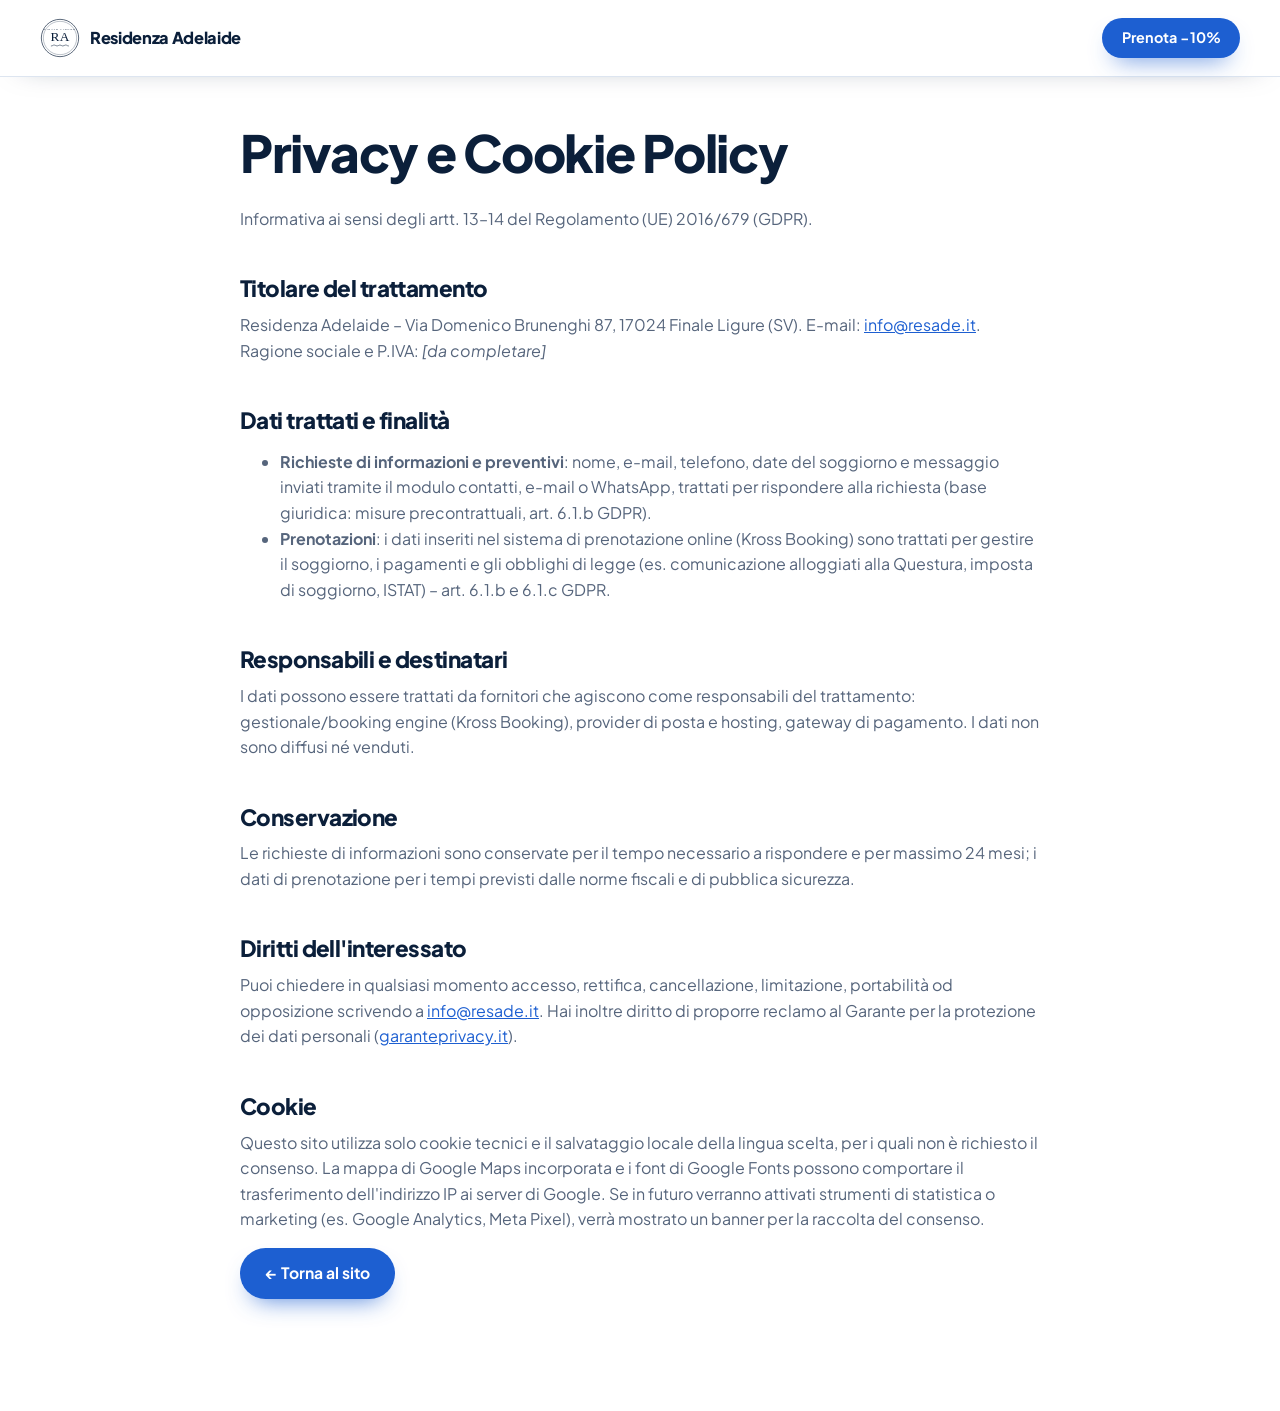
<file: privacy.html>
<!doctype html>
<html lang="it">
<head>
  <meta charset="utf-8">
  <meta name="viewport" content="width=device-width, initial-scale=1">
  <title>Privacy e Cookie Policy – Residenza Adelaide</title>
  <meta name="robots" content="noindex, follow">
  <link rel="icon" href="favicon.svg" type="image/svg+xml">
  <link rel="preconnect" href="https://fonts.googleapis.com">
  <link rel="preconnect" href="https://fonts.gstatic.com" crossorigin>
  <link href="https://fonts.googleapis.com/css2?family=Plus+Jakarta+Sans:wght@400;600;700;800&display=swap" rel="stylesheet">
  <link rel="stylesheet" href="assets/css/style.css">
  <style>
    .legal { padding: 48px 0 96px; }
    .legal h1, .legal h2 { color: var(--navy); }
    .legal h1 { font-size: clamp(2.2rem, 5vw, 3.2rem); }
    .legal h2 { font-size: 1.4rem; margin-top: 2em; }
    .legal p, .legal li { color: var(--muted); }
  </style>
</head>
<body>
  <header class="header is-scrolled">
    <div class="container header__in">
      <a class="brand" href="index.html"><img class="brand__logo" src="assets/img/logo.svg" alt="" width="44" height="44"><span class="brand__name">Residenza Adelaide</span></a>
      <div class="header__actions" style="margin-left:auto"><a class="btn btn--blue btn--sm" href="index.html#prenota">Prenota −10%</a></div>
    </div>
  </header>

  <main class="container narrow legal">
    <h1>Privacy e Cookie Policy</h1>
    <p>Informativa ai sensi degli artt. 13–14 del Regolamento (UE) 2016/679 (GDPR).</p>

    <h2>Titolare del trattamento</h2>
    <p>Residenza Adelaide – Via Domenico Brunenghi 87, 17024 Finale Ligure (SV). E-mail: <a href="mailto:info@resade.it">info@resade.it</a>.<br>
    <!-- Completare con ragione sociale e P.IVA del titolare -->
    Ragione sociale e P.IVA: <em>[da completare]</em></p>

    <h2>Dati trattati e finalità</h2>
    <ul>
      <li><strong>Richieste di informazioni e preventivi</strong>: nome, e-mail, telefono, date del soggiorno e messaggio inviati tramite il modulo contatti, e-mail o WhatsApp, trattati per rispondere alla richiesta (base giuridica: misure precontrattuali, art. 6.1.b GDPR).</li>
      <li><strong>Prenotazioni</strong>: i dati inseriti nel sistema di prenotazione online (Kross Booking) sono trattati per gestire il soggiorno, i pagamenti e gli obblighi di legge (es. comunicazione alloggiati alla Questura, imposta di soggiorno, ISTAT) – art. 6.1.b e 6.1.c GDPR.</li>
    </ul>

    <h2>Responsabili e destinatari</h2>
    <p>I dati possono essere trattati da fornitori che agiscono come responsabili del trattamento: gestionale/booking engine (Kross Booking), provider di posta e hosting, gateway di pagamento. I dati non sono diffusi né venduti.</p>

    <h2>Conservazione</h2>
    <p>Le richieste di informazioni sono conservate per il tempo necessario a rispondere e per massimo 24 mesi; i dati di prenotazione per i tempi previsti dalle norme fiscali e di pubblica sicurezza.</p>

    <h2>Diritti dell'interessato</h2>
    <p>Puoi chiedere in qualsiasi momento accesso, rettifica, cancellazione, limitazione, portabilità od opposizione scrivendo a <a href="mailto:info@resade.it">info@resade.it</a>. Hai inoltre diritto di proporre reclamo al Garante per la protezione dei dati personali (<a href="https://www.garanteprivacy.it" rel="noopener">garanteprivacy.it</a>).</p>

    <h2>Cookie</h2>
    <p>Questo sito utilizza solo cookie tecnici e il salvataggio locale della lingua scelta, per i quali non è richiesto il consenso. La mappa di Google Maps incorporata e i font di Google Fonts possono comportare il trasferimento dell'indirizzo IP ai server di Google. Se in futuro verranno attivati strumenti di statistica o marketing (es. Google Analytics, Meta Pixel), verrà mostrato un banner per la raccolta del consenso.</p>

    <p><a class="btn btn--blue" href="index.html">← Torna al sito</a></p>
  </main>
</body>
</html>
</file>
<file: assets/css/style.css>
/* ==========================================================
   Residenza Adelaide – style.css
   Versione moderna: blu + bianco, font Plus Jakarta Sans,
   angoli morbidi, card e testi brevi.
   ========================================================== */
:root {
  --navy: #0b1f3a;
  --navy-2: #13325c;
  --blue: #1d5fd1;
  --blue-d: #154aa8;
  --sky: #9fc4f5;
  --ice: #f1f5fb;
  --ice-2: #e4ecf8;
  --white: #ffffff;
  --ink: #0b1f3a;
  --muted: #56657c;
  --line: #dde5f0;
  --wa: #25d366;
  --r-lg: 28px;
  --r: 20px;
  --r-sm: 14px;
  --shadow: 0 18px 40px -22px rgba(11, 31, 58, .35);
  --shadow-lg: 0 40px 80px -40px rgba(11, 31, 58, .5);
  --font: "Plus Jakarta Sans", system-ui, -apple-system, "Segoe UI", Roboto, sans-serif;
  --header-h: 76px;
}

*, *::before, *::after { box-sizing: border-box; }
html { scroll-behavior: smooth; scroll-padding-top: 90px; -webkit-text-size-adjust: 100%; }
body { margin: 0; font-family: var(--font); color: var(--ink); background: var(--white); line-height: 1.6; font-size: 16px; -webkit-font-smoothing: antialiased; overflow-x: hidden; }
img { max-width: 100%; display: block; }
[hidden] { display: none !important; }
a { color: var(--blue); }
h1, h2, h3 { margin: 0 0 .5em; line-height: 1.1; letter-spacing: -.025em; font-weight: 800; }
h2 { font-size: clamp(2rem, 4vw, 3rem); }
h3 { font-size: 1.15rem; font-weight: 700; letter-spacing: -.01em; }
p { margin: 0 0 1em; }
button, input, select, textarea { font: inherit; color: inherit; }
:focus-visible { outline: 3px solid var(--sky); outline-offset: 2px; }

.container { width: min(1200px, 100% - 40px); margin-inline: auto; }
.narrow { width: min(800px, 100% - 40px); }
.ic { width: 1.2em; height: 1.2em; flex: none; vertical-align: -0.22em; }
.muted { color: var(--muted); font-size: .88rem; margin: 0; }
.skip { position: absolute; left: -999px; top: 8px; background: var(--navy); color: #fff; padding: 8px 14px; border-radius: 10px; z-index: 100; }
.skip:focus { left: 8px; }

.eyebrow { display: inline-block; font-size: .78rem; font-weight: 700; letter-spacing: .08em; text-transform: uppercase; color: var(--blue); background: var(--ice-2); padding: 6px 12px; border-radius: 999px; margin-bottom: 1em; }
.eyebrow--light { background: rgba(255, 255, 255, .12); color: var(--sky); }

/* Buttons */
.btn { display: inline-flex; align-items: center; justify-content: center; gap: .55em; padding: .9em 1.5em; border-radius: 999px; border: 2px solid transparent; font-weight: 700; font-size: .98rem; text-decoration: none; cursor: pointer; transition: transform .15s ease, background .2s ease, border-color .2s ease, color .2s ease, box-shadow .2s; line-height: 1.2; white-space: nowrap; }
.btn:hover { transform: translateY(-2px); }
.btn:active { transform: translateY(0); }
.btn--sm { padding: .62em 1.2em; font-size: .9rem; }
.btn--lg { padding: 1.05em 1.7em; font-size: 1.05rem; }
.btn--block { width: 100%; }
.btn--blue { background: var(--blue); color: #fff; box-shadow: 0 12px 24px -12px rgba(29, 95, 209, .8); }
.btn--blue:hover { background: var(--blue-d); }
.btn--line { background: #fff; border-color: var(--line); color: var(--navy); }
.btn--line:hover { border-color: var(--navy); }
.btn--wa { background: var(--wa); color: #06351c; }

html, body { overflow-x: clip; }

/* Header */
.header { position: sticky; top: 0; z-index: 50; background: rgba(255, 255, 255, .88); backdrop-filter: saturate(1.6) blur(16px); transition: box-shadow .25s; }
.header.is-scrolled { box-shadow: 0 1px 0 var(--line), 0 10px 30px -24px rgba(11, 31, 58, .5); }
.header__in { display: flex; align-items: center; gap: 18px; height: var(--header-h); }
.brand { display: flex; align-items: center; gap: 10px; text-decoration: none; color: var(--navy); }
.brand__logo { width: 40px; height: 40px; }
.brand__name { font-weight: 800; font-size: 1.12rem; letter-spacing: -.02em; white-space: nowrap; }
.brand--light { color: #fff; }
.brand--light .brand__logo { filter: brightness(0) invert(1); }
.nav { display: flex; gap: 2px; margin-left: auto; }
.nav a { color: var(--navy); text-decoration: none; font-weight: 600; font-size: .9rem; padding: 8px 11px; border-radius: 999px; transition: background .2s; white-space: nowrap; }
.nav a.nav__news { color: var(--blue); box-shadow: inset 0 0 0 1.5px var(--ice-2); }
.nav a.nav__news:hover { background: var(--ice-2); }
.nav a:hover { background: var(--ice); }
.nav a.is-active { background: var(--ice-2); color: var(--blue); }
.header__actions { display: flex; align-items: center; gap: 12px; }
.lang { display: flex; background: var(--ice); border-radius: 999px; padding: 3px; }
.lang a { padding: 5px 10px; border-radius: 999px; font-size: .78rem; font-weight: 700; color: var(--muted); text-decoration: none; }
.lang a:hover { color: var(--navy); }
.lang a[aria-current="true"] { background: #fff; color: var(--navy); box-shadow: 0 2px 6px rgba(11, 31, 58, .12); }
.burger { display: none; border: 0; background: var(--ice); width: 44px; height: 44px; border-radius: 50%; cursor: pointer; color: var(--navy); place-items: center; }
.burger .ic { width: 22px; height: 22px; }

/* Image placeholders until real photos are uploaded */
[data-img] { background-color: var(--blue); background-size: cover; background-position: center; }
[data-img]:not(.is-loaded) {
  background-image:
    url("data:image/svg+xml,%3Csvg xmlns='http://www.w3.org/2000/svg' width='120' height='30' viewBox='0 0 120 30'%3E%3Cpath d='M0 15c15 0 15-8 30-8s15 8 30 8 15-8 30-8 15 8 30 8' fill='none' stroke='%23ffffff' stroke-opacity='.12' stroke-width='2'/%3E%3C/svg%3E"),
    radial-gradient(80% 60% at 80% 10%, rgba(159, 196, 245, .6), transparent 60%),
    linear-gradient(160deg, #3d82ea 0%, #1d5fd1 45%, #13325c 100%);
  background-size: 120px 30px, cover, cover;
  background-repeat: repeat, no-repeat, no-repeat;
}

/* Hero */
.hero { padding: 40px 0 72px; background: radial-gradient(60% 60% at 100% 0%, var(--ice-2), transparent 70%), #fff; }
.hero__grid { display: grid; grid-template-columns: 1.05fr .95fr; gap: 56px; align-items: center; }
.pill { display: inline-flex; align-items: center; gap: 8px; background: var(--ice); color: var(--navy); font-weight: 600; font-size: .9rem; padding: 8px 14px; border-radius: 999px; margin-bottom: 22px; }
.pill .ic { color: var(--blue); }
.hero__title { font-size: clamp(2.5rem, 5vw, 3.9rem); line-height: 1.02; letter-spacing: -.04em; margin-bottom: .35em; }
.hero__title mark { background: none; color: var(--blue); position: relative; white-space: nowrap; display: inline-block; }
.hero__title mark::after { content: ""; position: absolute; left: -2%; right: -2%; bottom: .06em; height: .22em; background: var(--sky); opacity: .55; border-radius: 999px; z-index: -1; }
.hero__lead { font-size: 1.15rem; color: var(--muted); max-width: 32em; margin-bottom: 28px; }
.hero__lead strong { color: var(--navy); }

.booking { background: #fff; border: 1px solid var(--line); border-radius: var(--r-lg); padding: 14px; box-shadow: var(--shadow-lg); }
.booking__grid { display: grid; grid-template-columns: 1.35fr 1.35fr .8fr .8fr; gap: 8px; }
.field { display: flex; flex-direction: column; gap: 4px; min-width: 0; }
.field > span { display: flex; align-items: center; gap: 6px; font-size: .78rem; font-weight: 700; color: var(--muted); padding-left: 4px; }
.field > span .ic { color: var(--blue); width: 1em; height: 1em; }
.field input, .field select, .field textarea { width: 100%; min-width: 0; border: 1.5px solid transparent; background: var(--ice); border-radius: var(--r-sm); padding: 12px 12px; font-size: 1rem; font-weight: 600; color: var(--navy); outline: none; transition: border-color .2s, background .2s; }
.field input:focus, .field select:focus, .field textarea:focus { border-color: var(--blue); background: #fff; }
.booking .field { background: none; }
.booking .field--wide { grid-column: span 2; }
.booking__submit { grid-column: span 2; align-self: end; height: 50px; border-radius: var(--r-sm); }
.booking__nights, .booking__error { margin: 10px 4px 2px; font-size: .9rem; font-weight: 600; }
.booking__nights { color: var(--blue); }
.booking__nights:empty { display: none; }
.booking__error { color: #c0262d; }
.hero__trust { list-style: none; padding: 0; margin: 18px 0 0; display: flex; flex-wrap: wrap; gap: 8px 20px; font-size: .9rem; font-weight: 600; color: var(--navy); }
.hero__trust li { display: flex; gap: 6px; align-items: center; }
.hero__trust .ic { color: #fff; background: var(--blue); border-radius: 50%; padding: 3px; width: 20px; height: 20px; }

.hero__visual { position: relative; }
.hero__img { aspect-ratio: 4 / 5; border-radius: 40px; box-shadow: var(--shadow-lg); }
.float { position: absolute; display: flex; align-items: center; gap: 10px; background: #fff; color: var(--navy); padding: 12px 16px; border-radius: 18px; box-shadow: var(--shadow); font-weight: 700; font-size: .92rem; animation: bob 6s ease-in-out infinite; }
.float .ic { color: var(--blue); width: 22px; height: 22px; }
.float--deal { top: 28px; left: -28px; flex-direction: column; align-items: flex-start; gap: 0; background: var(--navy); color: #fff; padding: 16px 20px; }
.float--deal strong { font-size: 2.2rem; line-height: 1; letter-spacing: -.04em; }
.float--deal span { font-size: .82rem; color: var(--sky); }
.float--a { bottom: 90px; right: -22px; animation-delay: -2s; }
.float--b { bottom: 28px; left: 24px; animation-delay: -4s; }
@keyframes bob { 0%, 100% { transform: translateY(0); } 50% { transform: translateY(-8px); } }

/* Chips marquee */
.chips { background: var(--navy); color: #fff; overflow: hidden; padding: 16px 0; }
.chips__track { display: flex; gap: 12px; width: max-content; margin: 0 auto; padding: 0 20px; }
.chips__track > span { display: inline-flex; align-items: center; gap: 8px; padding: 8px 16px; border-radius: 999px; background: rgba(255, 255, 255, .08); font-weight: 600; font-size: .9rem; white-space: nowrap; }
.chips__track .ic { color: var(--sky); }

/* Sections */
.section { padding: 96px 0; }
.section--tight { padding: 64px 0; }
.section--ice { background: var(--ice); }
.section--navy { background: var(--navy); color: rgba(255, 255, 255, .8); }
.section--navy h2 { color: #fff; }
.head { margin-bottom: 48px; }
.head--center { text-align: center; max-width: 720px; margin-inline: auto; }
.head--row { display: flex; justify-content: space-between; align-items: flex-end; gap: 24px; flex-wrap: wrap; }
.head--row h2 { margin: 0; }
.head__sub { color: var(--muted); font-size: 1.05rem; max-width: 34em; margin: 0; }
.head--center .head__sub { margin-inline: auto; }
.section--navy .head__sub { color: rgba(255, 255, 255, .75); }

/* Steps */
.steps { list-style: none; padding: 0; margin: 0; display: grid; grid-template-columns: repeat(3, 1fr); gap: 20px; counter-reset: s; }
.steps li { position: relative; background: var(--ice); border-radius: var(--r-lg); padding: 32px 28px; overflow: hidden; }
.steps li > .ic { width: 48px; height: 48px; padding: 12px; background: #fff; color: var(--blue); border-radius: 16px; margin-bottom: 20px; box-shadow: var(--shadow); }
.steps__n { position: absolute; right: 20px; top: 4px; font-size: 6rem; font-weight: 800; color: var(--ice-2); line-height: 1; letter-spacing: -.05em; }
.steps h3 { font-size: 1.3rem; position: relative; }
.steps p { color: var(--muted); margin: 0; position: relative; }

/* Apartments */
.filter { display: flex; align-items: center; gap: 6px; background: #fff; padding: 6px; border-radius: 999px; box-shadow: var(--shadow); }
.filter__label { font-weight: 700; font-size: .9rem; padding: 0 10px 0 12px; }
.filter button { width: 40px; height: 40px; border-radius: 50%; border: 0; background: var(--ice); font-weight: 700; cursor: pointer; transition: background .2s, color .2s; }
.filter button:hover { background: var(--ice-2); }
.filter button[aria-pressed="true"] { background: var(--blue); color: #fff; }
.cards { display: grid; grid-template-columns: repeat(4, 1fr); gap: 20px; }
.card { display: flex; flex-direction: column; background: #fff; border-radius: var(--r-lg); padding: 10px; transition: transform .25s, box-shadow .25s, opacity .25s, filter .25s; }
.card:hover { transform: translateY(-6px); box-shadow: var(--shadow-lg); }
.card__img { position: relative; aspect-ratio: 1 / 1; border-radius: 20px; }
.card__badge, .card__hot { position: absolute; top: 12px; left: 12px; font-size: .75rem; font-weight: 700; padding: 6px 10px; border-radius: 999px; }
.card__badge { background: #fff; color: var(--blue); display: none; }
.card__hot { background: var(--navy); color: #fff; left: auto; right: 12px; }
.card__body { padding: 18px 10px 8px; flex: 1; }
.card__body h3 { font-size: 1.4rem; margin-bottom: 10px; }
.card__body p { color: var(--muted); font-size: .92rem; margin: 12px 0 0; }
.tags { list-style: none; padding: 0; margin: 0; display: flex; flex-wrap: wrap; gap: 6px; }
.tags li { display: inline-flex; align-items: center; gap: 6px; background: var(--ice); border-radius: 999px; padding: 5px 10px; font-size: .8rem; font-weight: 600; }
.tags .ic { color: var(--blue); width: 1em; height: 1em; }
.card__btn { margin: 8px; justify-content: space-between; }
.cards.is-filtered .card:not(.is-fit) { opacity: .4; filter: grayscale(.6); }
.cards.is-filtered .card.is-fit { box-shadow: 0 0 0 3px var(--blue), var(--shadow); }
.cards.is-filtered .card.is-fit .card__badge { display: inline-block; }
.cards__note { text-align: center; color: var(--muted); margin: 32px 0 0; font-weight: 500; }

/* Save */
.save { display: grid; grid-template-columns: 1.1fr .9fr; gap: 48px; align-items: center; background: var(--navy); color: rgba(255, 255, 255, .8); border-radius: 40px; padding: clamp(32px, 6vw, 72px); position: relative; overflow: hidden; isolation: isolate; }
.save::before { content: "10%"; position: absolute; right: -40px; bottom: -110px; font-size: 22rem; font-weight: 800; letter-spacing: -.06em; color: rgba(255, 255, 255, .04); z-index: -1; line-height: 1; }
.save h2 { color: #fff; }
.save h2 span { color: var(--sky); display: block; }
.save__list { list-style: none; padding: 0; margin: 24px 0 0; display: grid; gap: 12px; }
.save__list li { display: flex; gap: 12px; align-items: center; color: #fff; font-weight: 600; }
.save__list .ic { background: var(--blue); border-radius: 50%; padding: 4px; width: 26px; height: 26px; }
.calc { background: #fff; color: var(--ink); border-radius: var(--r-lg); padding: 28px; box-shadow: var(--shadow-lg); }
.calc__title { font-weight: 800; font-size: 1.25rem; margin-bottom: 18px; }
.calc__label { display: block; font-size: .85rem; color: var(--muted); font-weight: 600; }
.calc__portal { display: block; font-size: 2.4rem; font-weight: 800; letter-spacing: -.03em; color: var(--muted); text-decoration: line-through; text-decoration-thickness: 3px; text-decoration-color: rgba(192, 38, 45, .6); }
.calc__range { width: 100%; margin: 12px 0 20px; accent-color: var(--blue); height: 6px; cursor: pointer; }
.calc__rows { display: grid; gap: 8px; margin-bottom: 18px; }
.calc__rows div { display: flex; justify-content: space-between; align-items: center; background: var(--ice); border-radius: var(--r-sm); padding: 14px 16px; font-weight: 600; }
.calc__rows strong { font-size: 1.4rem; font-weight: 800; color: var(--navy); }
.calc__save { background: var(--blue) !important; color: #fff; }
.calc__save strong { color: #fff !important; }
.calc__note { font-size: .78rem; color: var(--muted); margin: 12px 0 0; text-align: center; }

/* Bento */
.bento { display: grid; grid-template-columns: repeat(4, 1fr); grid-auto-rows: minmax(150px, auto); grid-auto-flow: dense; gap: 16px; }
.bento__item { background: #fff; border-radius: var(--r-lg); padding: 24px; display: flex; flex-direction: column; justify-content: flex-end; transition: transform .2s; }
.bento__item:hover { transform: translateY(-3px); }
.bento__item .ic { width: 40px; height: 40px; padding: 9px; border-radius: 12px; background: var(--ice); color: var(--blue); margin-bottom: auto; }
.bento__item h3 { margin: 18px 0 0; }
.bento__item p { margin: 6px 0 0; color: var(--muted); font-size: .92rem; }
.bento__item--big { grid-column: span 2; grid-row: span 2; background: var(--blue); color: #fff; }
.bento__item--big h3 { font-size: clamp(1.8rem, 3vw, 2.4rem); }
.bento__item--big p { color: rgba(255, 255, 255, .85); font-size: 1.05rem; max-width: 22em; }
.bento__item--big .ic, .bento__item--blue .ic { background: rgba(255, 255, 255, .16); color: #fff; }
.bento__item--blue { background: var(--navy); color: #fff; }
.bento__item--blue p { color: rgba(255, 255, 255, .75); }

/* Bike */
.bike { display: grid; grid-template-columns: 1fr 1fr; gap: 56px; align-items: center; }
.bike__img { aspect-ratio: 1 / 1; border-radius: 40px; }
.bike__copy > p:not(.eyebrow):not(.muted) { color: var(--muted); font-size: 1.05rem; }
.bike__feat { list-style: none; padding: 0; margin: 24px 0; display: grid; gap: 12px; }
.bike__feat li { display: flex; gap: 14px; align-items: center; background: var(--ice); border-radius: var(--r); padding: 14px 16px; }
.bike__feat .ic { width: 44px; height: 44px; padding: 10px; background: #fff; color: var(--blue); border-radius: 14px; }
.bike__feat strong { display: block; }
.bike__feat span { color: var(--muted); font-size: .9rem; }
.bike__prices { display: grid; grid-template-columns: 1fr 1fr; gap: 12px; margin-bottom: 12px; }
.bike__prices div { border: 2px solid var(--line); border-radius: var(--r); padding: 18px; display: flex; flex-wrap: wrap; align-items: baseline; gap: 6px; }
.bike__prices span { width: 100%; font-weight: 700; color: var(--muted); font-size: .85rem; }
.bike__prices strong { font-size: 2.4rem; font-weight: 800; letter-spacing: -.04em; line-height: 1; }
.bike__prices small { color: var(--muted); font-weight: 600; }
.bike__prices .is-blue { background: var(--blue); border-color: var(--blue); color: #fff; }
.bike__prices .is-blue span, .bike__prices .is-blue small { color: rgba(255, 255, 255, .8); }

/* Places */
.places { display: grid; grid-template-columns: repeat(4, 1fr); gap: 16px; }
.place { position: relative; aspect-ratio: 3 / 4; border-radius: var(--r-lg); padding: 16px; display: flex; flex-direction: column; justify-content: space-between; align-items: flex-start; color: #fff; overflow: hidden; isolation: isolate; }
.place::before { content: ""; position: absolute; inset: 0; z-index: -1; background: linear-gradient(180deg, transparent 40%, rgba(11, 31, 58, .85)); }
.place__time { display: inline-flex; align-items: center; gap: 6px; background: #fff; color: var(--navy); font-weight: 800; font-size: .85rem; padding: 7px 12px; border-radius: 999px; }
.place__time .ic { color: var(--blue); width: 1.1em; height: 1.1em; }
.place h3 { font-size: 1.3rem; margin-bottom: 4px; }
.place p { margin: 0; font-size: .88rem; opacity: .9; }
.place:nth-child(n+2):not(.is-loaded) { background-size: cover; }
.place:nth-child(2):not(.is-loaded) { background-image: linear-gradient(160deg, #6aa5f0, #1d5fd1); }
.place:nth-child(3):not(.is-loaded) { background-image: linear-gradient(160deg, #2c78e6, #0b1f3a); }
.place:nth-child(4):not(.is-loaded) { background-image: linear-gradient(160deg, #13325c, #0b1f3a); }

/* Reviews */
.reviews { display: flex; align-items: center; gap: 28px; background: var(--ice); border-radius: 32px; padding: 32px 40px; flex-wrap: wrap; }
.reviews__stars { display: flex; gap: 4px; color: var(--blue); }
.reviews__stars .ic { width: 24px; height: 24px; }
.reviews__text { flex: 1; min-width: 240px; }
.reviews__text h2 { font-size: clamp(1.5rem, 3vw, 2rem); margin-bottom: .2em; }
.reviews__text p { margin: 0; color: var(--muted); }
.reviews__links { display: flex; gap: 10px; flex-wrap: wrap; }

/* FAQ */
.faq { display: grid; gap: 10px; }
.faq details { background: var(--ice); border-radius: var(--r); padding: 0 22px; transition: background .2s; }
.faq details[open] { background: var(--ice-2); }
.faq summary { cursor: pointer; list-style: none; position: relative; padding: 20px 44px 20px 0; font-weight: 700; font-size: 1.05rem; }
.faq summary::-webkit-details-marker { display: none; }
.faq summary::after { content: "+"; position: absolute; right: 0; top: 50%; transform: translateY(-50%); width: 30px; height: 30px; border-radius: 50%; background: #fff; color: var(--blue); display: grid; place-items: center; font-size: 1.3rem; font-weight: 600; transition: transform .25s; }
.faq details[open] summary::after { transform: translateY(-50%) rotate(45deg); }
.faq details p { color: var(--muted); padding-bottom: 20px; margin: 0; }

/* Contact */
.actions { display: grid; grid-template-columns: repeat(auto-fit, minmax(200px, 1fr)); gap: 14px; margin-bottom: 32px; }
.action { display: flex; flex-direction: column; gap: 4px; background: rgba(255, 255, 255, .06); border: 1px solid rgba(255, 255, 255, .1); border-radius: var(--r-lg); padding: 22px; color: #fff; text-decoration: none; transition: background .2s, transform .2s; }
.action:hover { background: rgba(255, 255, 255, .12); transform: translateY(-3px); }
.action .ic { width: 44px; height: 44px; padding: 11px; border-radius: 14px; background: var(--blue); margin-bottom: 12px; }
.action strong { font-size: 1.1rem; }
.action span { color: rgba(255, 255, 255, .7); font-size: .9rem; }
.contact { display: grid; grid-template-columns: 1.2fr 1fr; gap: 16px; }
.form { background: #fff; color: var(--ink); border-radius: var(--r-lg); padding: 28px; }
.form h3 { font-size: 1.4rem; }
.form__grid { display: grid; grid-template-columns: 1fr 1fr; gap: 12px; margin: 16px 0 6px; }
.form .field--wide { grid-column: 1 / -1; }
.check { display: flex; gap: 10px; align-items: flex-start; font-size: .85rem; color: var(--muted); margin: 12px 0 16px; }
.check input { margin-top: 3px; width: 18px; height: 18px; flex: none; accent-color: var(--blue); }
.form__error { color: #c0262d; font-size: .9rem; font-weight: 600; margin: 0 0 12px; }
.form__actions { display: flex; gap: 10px; flex-wrap: wrap; }
.form__actions .btn { flex: 1; }
.contact__side { display: flex; flex-direction: column; gap: 16px; }
.map { flex: 1; min-height: 260px; border-radius: var(--r-lg); overflow: hidden; background: var(--navy-2); }
.map iframe { border: 0; width: 100%; height: 100%; min-height: 260px; display: block; }
.info { list-style: none; padding: 20px 22px; margin: 0; display: grid; gap: 10px; background: rgba(255, 255, 255, .06); border-radius: var(--r-lg); }
.info li { display: flex; gap: 12px; align-items: center; color: #fff; font-size: .95rem; }
.info .ic { color: var(--sky); }

/* Footer */
.footer { background: #071529; color: rgba(255, 255, 255, .6); padding: 56px 0 32px; font-size: .9rem; }
.footer__in { display: grid; gap: 28px; }
.footer__brand p { margin: 12px 0 0; }
.footer__links { list-style: none; padding: 0; margin: 0; display: flex; flex-wrap: wrap; gap: 8px; }
.footer__links a { display: inline-block; color: #fff; text-decoration: none; padding: 8px 14px; border-radius: 999px; background: rgba(255, 255, 255, .06); font-weight: 600; }
.footer__links a:hover { background: rgba(255, 255, 255, .14); }
.footer__legal { display: flex; flex-wrap: wrap; gap: 8px 24px; padding-top: 24px; border-top: 1px solid rgba(255, 255, 255, .1); font-size: .82rem; }
.footer__legal a { color: rgba(255, 255, 255, .8); margin-left: auto; text-decoration: none; }

/* Event bar */
.eventbar { display: flex; align-items: center; justify-content: center; gap: 10px; flex-wrap: wrap; background: var(--blue); color: #fff; text-decoration: none; padding: 10px 16px; font-weight: 600; font-size: .92rem; text-align: center; }
.eventbar .ic { width: 20px; height: 20px; }
.eventbar__count { color: var(--sky); font-weight: 700; }
.eventbar__cta { background: #fff; color: var(--blue); padding: 3px 12px; border-radius: 999px; font-weight: 700; font-size: .85rem; }
.eventbar:hover .eventbar__cta { background: var(--ice-2); }

/* Offer chip in booking form */
.booking__offer { display: flex; align-items: center; gap: 8px; margin: 10px 4px 0; padding: 8px 8px 8px 12px; background: var(--ice-2); color: var(--blue); border-radius: 999px; font-weight: 700; font-size: .9rem; }
.booking__offer .ic { width: 18px; height: 18px; }
.booking__offer-name { flex: 1; min-width: 0; overflow: hidden; text-overflow: ellipsis; white-space: nowrap; }
.booking__offer-x { border: 0; background: #fff; color: var(--navy); width: 28px; height: 28px; border-radius: 50%; display: grid; place-items: center; cursor: pointer; flex: none; }
.booking__offer-x .ic { width: 14px; height: 14px; }

/* Offers */
.offer-featured { display: grid; grid-template-columns: 1.3fr .7fr; gap: 32px; align-items: center; background: linear-gradient(135deg, var(--navy) 0%, var(--navy-2) 60%, var(--blue) 140%); color: rgba(255, 255, 255, .85); border-radius: 36px; padding: clamp(28px, 5vw, 56px); margin-bottom: 20px; position: relative; overflow: hidden; isolation: isolate; }
.offer-featured::before { content: ""; position: absolute; inset: 0; z-index: -1; background: url("data:image/svg+xml,%3Csvg xmlns='http://www.w3.org/2000/svg' width='120' height='30' viewBox='0 0 120 30'%3E%3Cpath d='M0 15c15 0 15-8 30-8s15 8 30 8 15-8 30-8 15 8 30 8' fill='none' stroke='%23ffffff' stroke-opacity='.06' stroke-width='2'/%3E%3C/svg%3E"); background-size: 120px 30px; }
.offer-featured h3 { color: #fff; font-size: clamp(1.8rem, 3.4vw, 2.6rem); font-weight: 800; letter-spacing: -.03em; margin: 16px 0 10px; }
.offer-featured p { max-width: 34em; }
.offer__perks { list-style: none; padding: 0; margin: 18px 0 0; display: grid; gap: 10px; }
.offer__perks li { display: flex; gap: 10px; align-items: center; color: #fff; font-weight: 600; }
.offer__perks .ic { background: var(--blue); border-radius: 50%; padding: 4px; width: 24px; height: 24px; }
.offer-featured > * { min-width: 0; }
.offer-featured__side { background: #fff; color: var(--ink); border-radius: var(--r-lg); padding: 24px; text-align: center; box-shadow: var(--shadow-lg); }
.offer-featured__label { font-weight: 700; color: var(--muted); font-size: .85rem; text-transform: uppercase; letter-spacing: .06em; margin-bottom: 10px; }
.countdown { display: grid; grid-template-columns: repeat(3, 1fr); gap: 8px; margin-bottom: 18px; }
.countdown__unit { background: var(--ice); border-radius: var(--r-sm); padding: 12px 4px; display: flex; flex-direction: column; }
.countdown__unit strong { font-size: 2.2rem; font-weight: 800; line-height: 1; letter-spacing: -.04em; color: var(--blue); }
.countdown__unit small { font-size: .78rem; font-weight: 600; color: var(--muted); margin-top: 4px; }
.countdown__live { grid-column: 1 / -1; background: var(--blue); color: #fff; border-radius: var(--r-sm); padding: 14px; font-weight: 800; font-size: 1.2rem; }
.offer__code { font-size: .82rem; color: var(--muted); margin: 10px 0 0; }
.offer__code strong { color: var(--navy); letter-spacing: .04em; }
.offer__badge { display: inline-flex; align-items: center; gap: 6px; background: var(--ice-2); color: var(--blue); font-size: .78rem; font-weight: 700; padding: 5px 11px; border-radius: 999px; }
.offer__badge--light { background: rgba(255, 255, 255, .12); color: var(--sky); font-size: .85rem; }
.offer__badge .ic { width: 16px; height: 16px; }
.offers { display: grid; grid-template-columns: repeat(3, 1fr); gap: 16px; }
.offer { display: flex; flex-direction: column; background: var(--ice); border-radius: var(--r-lg); padding: 24px; transition: transform .2s, box-shadow .2s, background .2s; }
.offer:hover { transform: translateY(-4px); background: #fff; box-shadow: var(--shadow-lg); }
.offer__top { display: flex; align-items: center; justify-content: space-between; gap: 8px; margin-bottom: 16px; }
.offer__icon { display: grid; place-items: center; width: 44px; height: 44px; border-radius: 14px; background: var(--blue); color: #fff; flex: none; }
.offer__icon .ic { width: 22px; height: 22px; }
.offer h3 { font-size: 1.25rem; margin-bottom: 8px; }
.offer p { color: var(--muted); font-size: .93rem; flex: 1; }
.offer__foot { display: flex; align-items: center; justify-content: space-between; gap: 10px; flex-wrap: wrap; padding-top: 14px; border-top: 1px solid var(--line); }
.offer__foot .offer__code { margin: 0; }
.offers__note { text-align: center; color: var(--muted); font-size: .85rem; margin: 24px 0 0; }

@media (max-width: 1100px) { .offers { grid-template-columns: repeat(2, 1fr); } }
@media (max-width: 960px) { .offer-featured { grid-template-columns: 1fr; } }
@media (max-width: 640px) {
  .offers { grid-template-columns: 1fr; }
  .offer-featured { border-radius: 28px; padding: 24px 18px; }
  .offer-featured__side { padding: 18px; }
  .eventbar { font-size: .82rem; gap: 6px 8px; }
}

/* Free parking banner */
.parking-banner { display: flex; align-items: center; gap: 16px; background: var(--ice-2); border-radius: var(--r-lg); padding: 16px 20px; margin-bottom: 20px; }
.parking-banner__icon { display: grid; place-items: center; width: 48px; height: 48px; border-radius: 14px; background: var(--blue); color: #fff; flex: none; }
.parking-banner__icon .ic { width: 24px; height: 24px; }
.parking-banner > div { flex: 1; display: flex; flex-direction: column; }
.parking-banner strong { font-size: 1.15rem; font-weight: 800; }
.parking-banner span:not(.parking-banner__icon):not(.parking-banner__tag) { color: var(--muted); }
.parking-banner__tag { background: var(--navy); color: #fff; font-weight: 700; font-size: .85rem; padding: 6px 14px; border-radius: 999px; white-space: nowrap; }
@media (max-width: 640px) { .parking-banner { flex-wrap: wrap; } .parking-banner__tag { margin-left: 64px; } }

/* Packages inside the featured offer */
.pkgs { grid-column: 1 / -1; margin-top: 8px; }
.pkgs__title { color: #fff; font-weight: 800; font-size: 1.2rem; margin-bottom: 14px; }
.pkgs__grid { display: grid; grid-template-columns: repeat(4, 1fr); gap: 14px; }
.pkg { position: relative; background: #fff; color: var(--ink); border-radius: var(--r); padding: 20px; display: flex; flex-direction: column; }
.pkg__n { position: absolute; right: 16px; top: 8px; font-size: 2.6rem; font-weight: 800; color: var(--ice-2); line-height: 1; }
.pkg h4 { margin: 0; font-size: 1.15rem; font-weight: 800; position: relative; }
.pkg__when { color: var(--blue); font-weight: 700; font-size: .85rem; margin: 4px 0 8px; }
.pkg p:not(.pkg__when) { color: var(--muted); font-size: .9rem; max-width: none; flex: 1; }
.pkg__price { display: flex; flex-wrap: wrap; align-items: baseline; gap: 6px; background: var(--ice); border-radius: var(--r-sm); padding: 10px 12px; margin: 10px 0 12px; }
.pkg__price small { font-weight: 700; color: var(--muted); }
.pkg__price strong { font-size: 1.7rem; font-weight: 800; color: var(--blue); letter-spacing: -.03em; }
.pkg__price span { width: 100%; font-size: .78rem; font-weight: 600; color: var(--muted); }
@media (max-width: 1100px) { .pkgs__grid { grid-template-columns: repeat(2, 1fr); } }
@media (max-width: 640px) { .pkgs__grid { grid-template-columns: 1fr; } }

.mobilebar { display: none; }

/* Reveal */
@media (prefers-reduced-motion: no-preference) {
  .reveal { opacity: 0; transform: translateY(24px) scale(.98); transition: opacity .7s ease, transform .7s cubic-bezier(.2, .7, .2, 1); }
  .reveal.is-in { opacity: 1; transform: none; }
}
@media (prefers-reduced-motion: reduce) {
  html { scroll-behavior: auto; }
  .float { animation: none; }
}

/* Responsive */
@media (max-width: 1280px) {
  .header__in { gap: 12px; }
  .nav a { padding: 8px 8px; font-size: .86rem; }
  .brand__name { font-size: 1.02rem; }
}
@media (max-width: 1100px) {
  .cards, .places { grid-template-columns: repeat(2, 1fr); }
  .bento { grid-template-columns: repeat(2, 1fr); }
}
@media (max-width: 1180px) {
  .burger { display: grid; }
  .nav { position: fixed; inset: var(--header-h) 12px auto 12px; flex-direction: column; gap: 4px; background: #fff; padding: 12px; border-radius: var(--r-lg); box-shadow: var(--shadow-lg); transform: translateY(-12px) scale(.98); opacity: 0; visibility: hidden; transition: all .25s ease; margin: 0; }
  .nav.is-open { transform: none; opacity: 1; visibility: visible; }
  .nav a { padding: 14px 16px; font-size: 1.05rem; }
  .header__actions { margin-left: auto; }
}
@media (max-width: 960px) {
  :root { --header-h: 68px; }
  .header__cta { display: none; }
  .hero__grid, .save, .bike, .contact { grid-template-columns: 1fr; }
  .hero__visual { max-width: 520px; margin: 0 auto; width: 100%; }
  .hero__img { aspect-ratio: 4 / 3; }
  .steps { grid-template-columns: 1fr; }
  .bike__img { aspect-ratio: 16 / 10; }
}
@media (max-width: 640px) {
  body { padding-bottom: 80px; }
  .container, .narrow { width: calc(100% - 32px); }
  .section { padding: 64px 0; }
  .section--tight { padding: 48px 0; }
  .brand__name { font-size: 1rem; }
  .brand__logo { width: 34px; height: 34px; }
  .header__in { gap: 10px; }
  .lang a { padding: 5px 8px; }
  .hero { padding: 20px 0 48px; }
  .hero__grid { gap: 36px; }
  .hero__lead { font-size: 1.02rem; }
  .booking { padding: 10px; border-radius: 22px; }
  .booking__grid { grid-template-columns: 1fr 1fr; }
  .booking .field--wide, .booking__submit { grid-column: 1 / -1; }
  .float--deal { left: -6px; top: -14px; padding: 12px 16px; }
  .float--deal strong { font-size: 1.7rem; }
  .float--a { right: -6px; bottom: 70px; font-size: .82rem; }
  .float--b { left: 10px; bottom: 14px; font-size: .82rem; }
  .hero__img { border-radius: 28px; }
  .chips { overflow-x: auto; scrollbar-width: none; }
  .chips::-webkit-scrollbar { display: none; }
  .chips__track { margin: 0; padding: 0 16px; }
  .head--row { flex-direction: column; align-items: flex-start; }
  .filter { width: 100%; justify-content: space-between; }
  .filter button { width: 36px; height: 36px; }
  .filter__label { padding: 0 4px 0 8px; font-size: .82rem; }
  .cards { grid-template-columns: 1fr; }
  .card__img { aspect-ratio: 16 / 10; }
  .places { grid-template-columns: none; grid-auto-flow: column; grid-auto-columns: 72%; overflow-x: auto; scroll-snap-type: x mandatory; margin-right: -16px; padding-right: 16px; scrollbar-width: none; }
  .places::-webkit-scrollbar { display: none; }
  .place { scroll-snap-align: start; }
  .save { border-radius: 28px; }
  .save::before { font-size: 12rem; bottom: -50px; }
  .calc { padding: 22px; }
  .bento { grid-template-columns: 1fr 1fr; gap: 10px; }
  .bento__item { padding: 18px; }
  .bento__item--big { grid-column: 1 / -1; grid-row: auto; }
  .bike__img { border-radius: 28px; }
  .reviews { padding: 24px; border-radius: 24px; }
  .form { padding: 22px; }
  .form__grid { grid-template-columns: 1fr; }
  .footer__legal a { margin-left: 0; }
  .mobilebar { display: flex; position: fixed; left: 12px; right: 12px; bottom: calc(10px + env(safe-area-inset-bottom)); z-index: 60; gap: 8px; padding: 8px; background: rgba(255, 255, 255, .95); backdrop-filter: blur(14px); border-radius: 999px; box-shadow: var(--shadow-lg); border: 1px solid var(--line); }
  .mobilebar__icon { display: grid; place-items: center; width: 48px; height: 48px; flex: none; border-radius: 50%; background: var(--ice); color: var(--navy); }
  .mobilebar__cta { flex: 1; }
}
</file>
